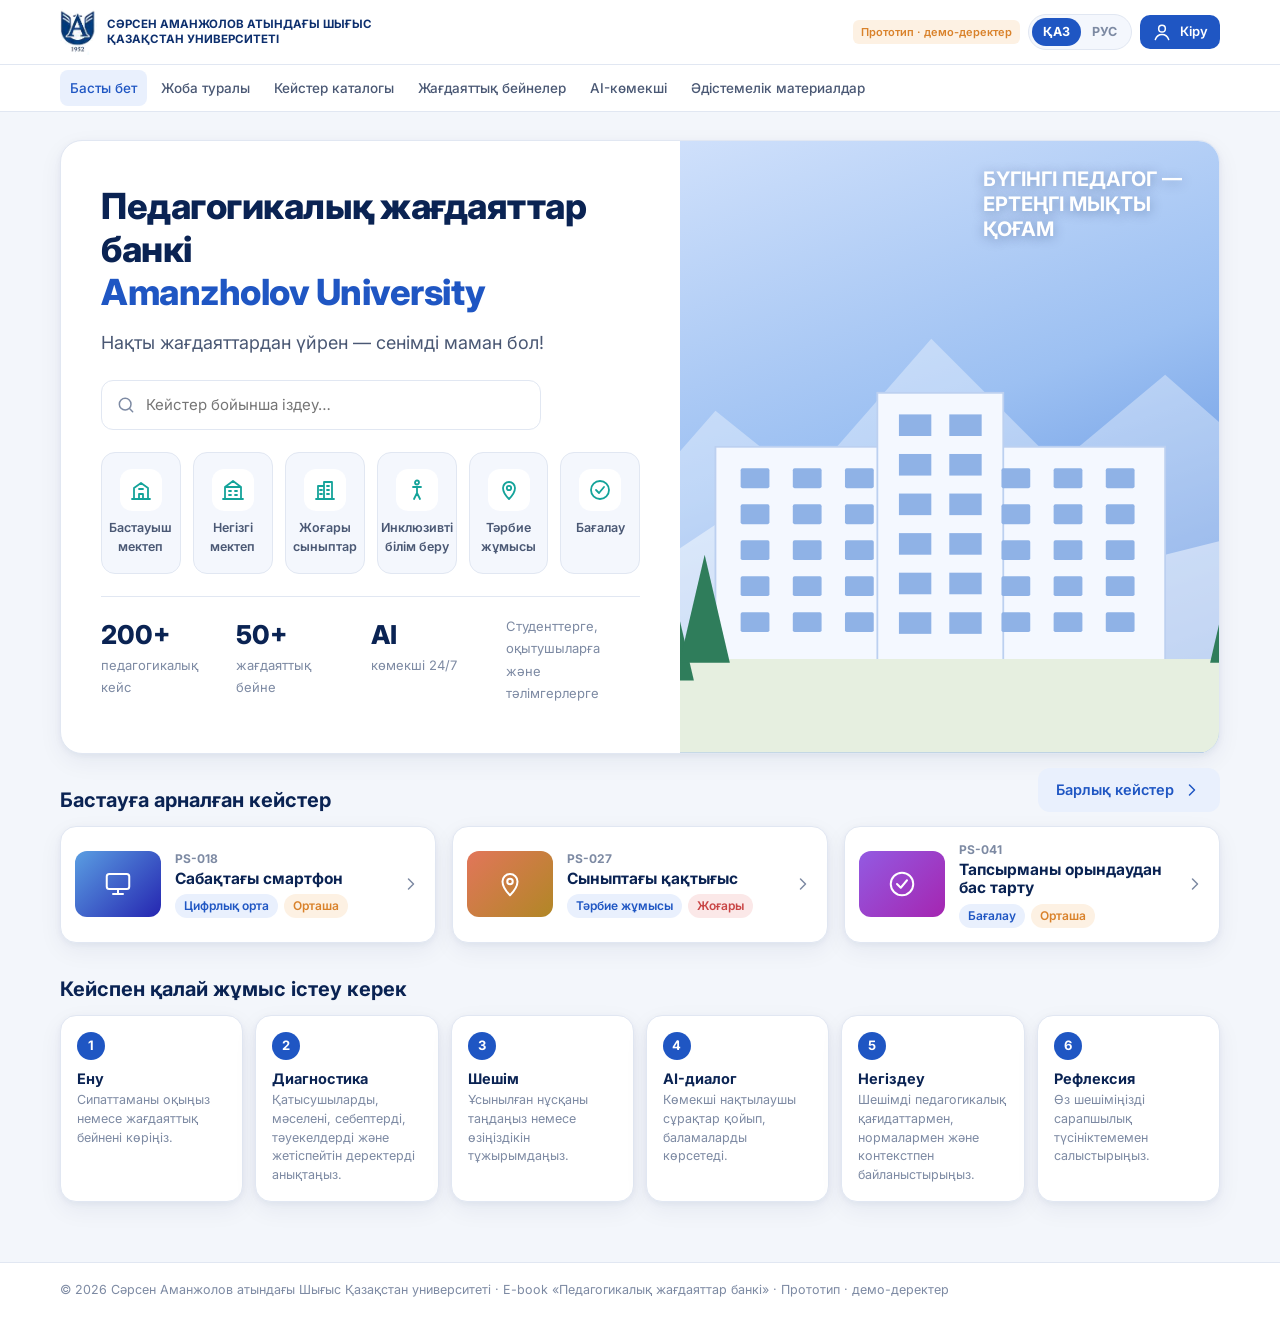
<file: index.html>
<!doctype html>
<html lang="kk">
<head>
<meta charset="utf-8">
<meta name="viewport" content="width=device-width, initial-scale=1">
<title>E-book · Педагогикалық жағдаяттар банкі</title>
<link rel="icon" type="image/png" href="[data-uri]">
<link rel="preconnect" href="https://fonts.googleapis.com">
<link href="https://fonts.googleapis.com/css2?family=Inter:wght@400;500;600;700;800&display=swap" rel="stylesheet">
<style>
:root{
  --blue:#1f56c3; --blue-d:#0d2f6e; --blue-dd:#0a2353; --blue-l:#e9f0fd; --blue-ll:#f4f7fd;
  --violet:#6b4de6; --teal:#14a39a;
  --ink:#16223a; --ink2:#4a5874; --ink3:#7d8aa3; --line:#e1e7f2;
  --bg:#f3f6fb; --card:#ffffff;
  --good:#16a36a; --good-bg:#e5f7ee; --risky:#d9822b; --risky-bg:#fdf1e3; --weak:#c94545; --weak-bg:#fbe8e8;
  --r:16px; --shadow:0 2px 6px rgba(16,40,90,.05),0 8px 24px rgba(16,40,90,.06);
}
*{box-sizing:border-box}
html,body{margin:0}
body{font-family:Inter,"Segoe UI",Roboto,Arial,sans-serif;background:var(--bg);color:var(--ink);font-size:15px;line-height:1.5;-webkit-font-smoothing:antialiased}
a{color:inherit;text-decoration:none}
button{font:inherit;cursor:pointer;border:0;background:none;color:inherit}
textarea,input,select{font:inherit;color:inherit}
h1,h2,h3,h4{margin:0;line-height:1.2;color:var(--blue-dd)}
.wrap{max-width:1200px;margin:0 auto;padding:0 20px}
.ico{width:20px;height:20px;flex:none;stroke:currentColor;fill:none;stroke-width:1.8;stroke-linecap:round;stroke-linejoin:round}

/* header */
.top{background:#fff;border-bottom:1px solid var(--line);position:sticky;top:0;z-index:30}
.bar1{display:flex;align-items:center;gap:22px;height:64px}
.bar2{border-top:1px solid var(--line)}
.bar2 .nav{height:46px;align-items:center}
.brand{display:flex;align-items:center;gap:10px;min-width:0}
.logo{width:40px;height:40px;border-radius:10px;background:var(--blue-d);color:#fff;display:grid;place-items:center;font-weight:800;font-size:18px;letter-spacing:-.5px;flex:none}
.brand small{display:block;font-size:11.5px;line-height:1.3;color:var(--blue-d);font-weight:700;text-transform:uppercase;max-width:300px}
.nav{display:flex;gap:4px;overflow-x:auto;scrollbar-width:none}
.nav a{padding:8px 10px;border-radius:8px;font-size:13.5px;font-weight:500;color:var(--ink2);white-space:nowrap}
.nav a:hover{background:var(--blue-ll);color:var(--blue)}
.nav a.on{color:var(--blue);background:var(--blue-l)}
.tools{display:flex;align-items:center;gap:8px;margin-left:auto}
.lang{display:flex;background:var(--blue-ll);border:1px solid var(--line);border-radius:999px;padding:3px}
.lang button{padding:5px 11px;border-radius:999px;font-size:12.5px;font-weight:700;color:var(--ink3)}
.lang button.on{background:var(--blue);color:#fff}
.iconbtn{width:38px;height:38px;border-radius:10px;display:grid;place-items:center;color:var(--ink2)}
.iconbtn:hover{background:var(--blue-ll);color:var(--blue)}
.proto{font-size:11px;font-weight:600;color:var(--risky);background:var(--risky-bg);padding:4px 8px;border-radius:6px;white-space:nowrap}

main{padding:28px 0 60px;min-height:70vh}
.card{background:var(--card);border:1px solid var(--line);border-radius:var(--r);box-shadow:var(--shadow)}
.pad{padding:22px}
.sec-title{font-size:20px;font-weight:700;margin:34px 0 14px;color:var(--blue-dd)}
.muted{color:var(--ink3)}
.btn{display:inline-flex;align-items:center;justify-content:center;gap:8px;padding:11px 18px;border-radius:12px;font-weight:600;font-size:14.5px;transition:.15s}
.btn-p{background:var(--blue);color:#fff}.btn-p:hover{background:#1846a6}
.btn-v{background:var(--violet);color:#fff}.btn-v:hover{background:#5a3dd1}
.btn-l{background:var(--blue-l);color:var(--blue)}.btn-l:hover{background:#dbe6fb}
.btn-o{border:1px solid var(--line);background:#fff;color:var(--ink2)}.btn-o:hover{border-color:var(--blue);color:var(--blue)}
.btn-block{width:100%}
.chip{display:inline-flex;align-items:center;gap:4px;font-size:12px;font-weight:600;padding:3px 9px;border-radius:999px;background:var(--blue-l);color:var(--blue)}
.lvl-low{background:var(--good-bg);color:var(--good)}.lvl-med{background:var(--risky-bg);color:var(--risky)}.lvl-high{background:var(--weak-bg);color:var(--weak)}
.oc-good{background:var(--good-bg);color:var(--good)}.oc-risky{background:var(--risky-bg);color:var(--risky)}.oc-weak{background:var(--weak-bg);color:var(--weak)}

/* hero */
.hero{display:grid;grid-template-columns:1.15fr 1fr;overflow:hidden;border-radius:22px;background:#fff;border:1px solid var(--line);box-shadow:var(--shadow)}
.hero-l{padding:44px 40px}
.hero h1{font-size:36px;font-weight:800;letter-spacing:-.5px}
.hero h1 span{display:block;color:var(--blue)}
.hero p.lead{font-size:18px;color:var(--ink2);margin:14px 0 24px}
.search{display:flex;align-items:center;gap:10px;border:1px solid var(--line);border-radius:12px;padding:0 14px;background:#fff;max-width:440px}
.search input{border:0;outline:0;padding:13px 0;flex:1;background:transparent;min-width:0}
.search:focus-within{border-color:var(--blue);box-shadow:0 0 0 3px var(--blue-l)}
.hero-r{position:relative;min-height:340px;background:linear-gradient(160deg,#cfe0fb 0%,#9cc0f2 45%,#3f78d6 100%)}
.hero-r svg{position:absolute;inset:0;width:100%;height:100%}
.slogan{position:absolute;right:26px;top:26px;max-width:210px;color:#fff;font-weight:700;font-size:20px;line-height:1.25;text-transform:uppercase;text-shadow:0 2px 12px rgba(10,35,83,.35)}
.cats{display:grid;grid-template-columns:repeat(6,minmax(0,1fr));gap:12px;margin-top:22px}
.cat{display:flex;flex-direction:column;align-items:center;gap:8px;padding:16px 8px;border-radius:14px;background:var(--blue-ll);border:1px solid var(--line);font-size:12.5px;font-weight:600;text-align:center;color:var(--ink2);transition:.15s}
.cat:hover{border-color:var(--blue);color:var(--blue);transform:translateY(-2px)}
.cat .ci{width:42px;height:42px;border-radius:12px;display:grid;place-items:center;background:#fff;color:var(--teal)}
.cat .ci .ico{width:24px;height:24px}
.stats{display:grid;grid-template-columns:repeat(4,1fr);gap:0;margin-top:22px;border-top:1px solid var(--line)}
.stat{padding:18px 18px 4px 0}
.stat b{display:block;font-size:26px;color:var(--blue-dd);font-weight:800}
.stat span{font-size:13px;color:var(--ink3)}

.grid3{display:grid;grid-template-columns:repeat(3,1fr);gap:16px}
.grid2{display:grid;grid-template-columns:1fr 1fr;gap:16px}

/* case card */
.ccard{display:flex;gap:14px;padding:14px;align-items:center;transition:.15s}
.ccard:hover{border-color:#bcd0f5;transform:translateY(-2px)}
.thumb{width:86px;height:66px;border-radius:12px;flex:none;display:grid;place-items:center;color:#fff;position:relative;overflow:hidden}
.thumb .ico{width:30px;height:30px;stroke-width:1.6}
.ccard .code{font-size:12px;font-weight:700;color:var(--ink3)}
.ccard h4{font-size:15.5px;margin:2px 0 6px}
.ccard .row{display:flex;gap:6px;flex-wrap:wrap}

/* steps */
.steps{display:grid;grid-template-columns:repeat(6,1fr);gap:12px}
.step{padding:16px}
.step .n{width:28px;height:28px;border-radius:50%;background:var(--blue);color:#fff;display:grid;place-items:center;font-weight:700;font-size:13px;margin-bottom:10px}
.step h4{font-size:14.5px;margin-bottom:4px}
.step p{font-size:12.5px;color:var(--ink3);margin:0}

/* catalog */
.catalog{display:grid;grid-template-columns:260px 1fr;gap:20px;align-items:start}
.side{padding:10px;position:sticky;top:130px}
.side h4{font-size:14px;padding:8px 10px 10px}
.side a{display:flex;align-items:center;gap:10px;padding:9px 10px;border-radius:10px;font-size:13.5px;color:var(--ink2)}
.side a .ico{width:18px;height:18px;color:var(--teal)}
.side a em{margin-left:auto;font-style:normal;font-size:12px;color:var(--ink3)}
.side a:hover{background:var(--blue-ll)}
.side a.on{background:var(--blue-l);color:var(--blue);font-weight:600}
.list{display:flex;flex-direction:column;gap:12px}
.filters{display:flex;gap:10px;align-items:center;flex-wrap:wrap;margin-bottom:14px}
.filters .search{flex:1;max-width:none}
.filters select{border:1px solid var(--line);border-radius:12px;padding:12px;background:#fff}

/* case page */
.crumb{display:flex;align-items:center;gap:6px;font-size:13px;color:var(--ink3);margin-bottom:14px}
.crumb a:hover{color:var(--blue)}
.case-head{display:grid;grid-template-columns:1fr 300px;gap:20px;padding:24px}
.case-head .code{font-weight:700;color:var(--ink3)}
.case-head h1{font-size:28px;margin:4px 0 12px}
.case-img{border-radius:14px;min-height:170px;display:grid;place-items:center;color:#fff}
.case-img .ico{width:60px;height:60px;stroke-width:1.3;opacity:.9}
.tabs{display:flex;gap:4px;border-bottom:1px solid var(--line);margin:0 24px;overflow-x:auto}
.tabs a{padding:12px 14px;font-weight:600;font-size:14px;color:var(--ink3);border-bottom:2px solid transparent;margin-bottom:-1px;white-space:nowrap}
.tabs a.on{color:var(--blue);border-color:var(--blue)}
.tabs a .dot{display:inline-block;width:7px;height:7px;border-radius:50%;background:var(--good);margin-left:6px;vertical-align:middle}
.case-body{display:grid;grid-template-columns:1fr 300px;gap:20px;padding:24px}
.case-body h3{font-size:18px;margin-bottom:10px}
.case-text{font-size:16px;line-height:1.65;color:var(--ink)}
.actions{display:flex;flex-direction:column;gap:10px}
.field{margin-bottom:14px}
.field label{display:block;font-weight:600;font-size:14px;margin-bottom:6px;color:var(--ink2)}
textarea{width:100%;border:1px solid var(--line);border-radius:12px;padding:12px;min-height:76px;resize:vertical;background:#fff;outline:0}
textarea:focus{border-color:var(--blue);box-shadow:0 0 0 3px var(--blue-l)}
.savehint{font-size:12.5px;color:var(--good);height:18px}
.opt{display:block;width:100%;text-align:left;padding:16px;border:1.5px solid var(--line);border-radius:14px;background:#fff;margin-bottom:10px;transition:.15s}
.opt:hover{border-color:#a9c2f2}
.opt.sel{border-color:var(--blue);background:var(--blue-ll)}
.opt .lt{display:inline-grid;place-items:center;width:26px;height:26px;border-radius:8px;background:var(--blue-l);color:var(--blue);font-weight:700;font-size:13px;margin-right:10px}
.opt.sel .lt{background:var(--blue);color:#fff}
.cons{margin-top:12px;padding:12px 14px;border-radius:10px;background:#fff;border:1px dashed var(--line);font-size:14px;color:var(--ink2)}
.cons b{display:flex;align-items:center;gap:8px;margin-bottom:4px;color:var(--ink)}
.pchips{display:flex;flex-wrap:wrap;gap:8px}
.pchip{padding:7px 12px;border-radius:999px;border:1px solid var(--line);font-size:13px;background:#fff;color:var(--ink2)}
.pchip.on{background:var(--blue);border-color:var(--blue);color:#fff}
.gate{text-align:center;padding:40px 20px}
.gate .ico{width:44px;height:44px;color:var(--blue);margin-bottom:10px}
.expert{border-left:4px solid var(--teal);background:#effaf8;padding:16px 18px;border-radius:0 12px 12px 0;font-size:15.5px;line-height:1.65}
.compare{display:grid;grid-template-columns:1fr 1fr;gap:14px;margin:16px 0}
.compare .box{padding:14px;border-radius:12px;background:var(--blue-ll);font-size:14px}
.compare .box h4{font-size:13px;color:var(--ink3);text-transform:uppercase;letter-spacing:.4px;margin-bottom:6px}

/* chat */
.chat-wrap{display:grid;grid-template-columns:300px 1fr;gap:20px;align-items:start}
.chat{display:flex;flex-direction:column;height:calc(100vh - 190px);min-height:520px;overflow:hidden}
.chat-h{display:flex;align-items:center;gap:12px;padding:14px 18px;border-bottom:1px solid var(--line)}
.bot{width:42px;height:42px;border-radius:50%;background:linear-gradient(135deg,#3b74e0,#0d2f6e);display:grid;place-items:center;color:#fff;flex:none}
.bot .ico{width:24px;height:24px}
.chat-h b{display:block;color:var(--blue-dd)}
.chat-h small{color:var(--ink3)}
.msgs{flex:1;overflow-y:auto;padding:18px;display:flex;flex-direction:column;gap:14px;background:var(--blue-ll)}
.msg{display:flex;gap:10px;max-width:86%}
.msg .bot{width:32px;height:32px}.msg .bot .ico{width:18px;height:18px}
.bubble{padding:12px 14px;border-radius:14px;background:#fff;border:1px solid var(--line);font-size:14.5px}
.bubble ol{margin:6px 0 0;padding-left:20px}
.bubble .meta{display:flex;justify-content:space-between;gap:10px;margin-top:8px;font-size:11.5px;color:var(--ink3)}
.bubble .meta button{color:var(--ink3);font-size:11.5px;text-decoration:underline}
.bubble .meta button:hover{color:var(--weak)}
.msg.me{align-self:flex-end}
.msg.me .bubble{background:var(--blue);color:#fff;border-color:var(--blue)}
.quick{display:flex;flex-wrap:wrap;gap:8px;margin-top:10px}
.quick button{padding:7px 12px;border-radius:999px;background:var(--blue-l);color:var(--blue);font-size:13px;font-weight:600}
.quick button:hover{background:#d7e3fa}
.compose{display:flex;gap:10px;padding:12px;border-top:1px solid var(--line);background:#fff}
.compose input{flex:1;border:1px solid var(--line);border-radius:999px;padding:12px 16px;outline:0;min-width:0}
.compose input:focus{border-color:var(--blue)}
.send{width:46px;height:46px;border-radius:50%;background:var(--blue);color:#fff;display:grid;place-items:center;flex:none}
.typing{display:flex;gap:4px;padding:6px 2px}.typing i{width:7px;height:7px;border-radius:50%;background:var(--ink3);animation:b 1s infinite}
.typing i:nth-child(2){animation-delay:.15s}.typing i:nth-child(3){animation-delay:.3s}
@keyframes b{0%,60%,100%{opacity:.25}30%{opacity:1}}
.feat{list-style:none;padding:0;margin:14px 0}
.feat li{display:flex;gap:10px;align-items:center;padding:10px 12px;border-radius:10px;background:var(--blue-ll);margin-bottom:8px;font-size:13.5px}
.feat li .ico{color:var(--blue)}
.ai-promo{background:linear-gradient(160deg,#0d2f6e,#1f56c3);color:#fff;padding:22px;border-radius:var(--r)}
.ai-promo h3{color:#fff;font-size:20px;margin:12px 0 4px}
.ai-promo .feat li{background:rgba(255,255,255,.95);color:var(--ink)}

/* video */
.player{position:relative;border-radius:14px;overflow:hidden;aspect-ratio:16/9;display:grid;place-items:center;color:#fff}
.play{width:72px;height:72px;border-radius:50%;background:rgba(255,255,255,.92);color:var(--blue);display:grid;place-items:center;box-shadow:0 6px 30px rgba(0,0,0,.25)}
.play .ico{width:30px;height:30px;fill:currentColor}
.pbar{position:absolute;left:0;right:0;bottom:0;display:flex;align-items:center;gap:10px;padding:10px 14px;background:linear-gradient(transparent,rgba(0,0,0,.55));font-size:12.5px}
.pbar .track{flex:1;height:4px;border-radius:2px;background:rgba(255,255,255,.35)}
.soon{position:absolute;top:12px;left:12px;font-size:12px;font-weight:600;background:rgba(10,35,83,.6);padding:5px 10px;border-radius:8px}
.vlist{display:grid;grid-template-columns:repeat(auto-fill,minmax(230px,1fr));gap:14px}
.vitem{overflow:hidden}
.vitem .player{border-radius:0;aspect-ratio:16/10}
.vitem .play{width:46px;height:46px}.vitem .play .ico{width:20px;height:20px}
.vitem .t{padding:12px 14px}
.qlist{margin:0;padding-left:20px}.qlist li{margin-bottom:8px}

/* tables */
table{width:100%;border-collapse:collapse;font-size:14px}
th,td{text-align:left;padding:11px 12px;border-bottom:1px solid var(--line)}
th{font-size:12px;text-transform:uppercase;letter-spacing:.4px;color:var(--ink3);font-weight:600}
.checkrow{display:flex;align-items:center;gap:10px;padding:10px 12px;border:1px solid var(--line);border-radius:12px;margin-bottom:8px;background:#fff}
.checkrow input{width:18px;height:18px;accent-color:var(--blue)}
.formrow{display:flex;gap:10px;flex-wrap:wrap;margin:12px 0}
.formrow select,.formrow input{border:1px solid var(--line);border-radius:12px;padding:11px 12px;background:#fff}
.toast{position:fixed;left:50%;bottom:90px;transform:translateX(-50%);background:var(--blue-dd);color:#fff;padding:12px 18px;border-radius:12px;font-size:14px;z-index:99;box-shadow:var(--shadow);animation:fi .2s}
@keyframes fi{from{opacity:0;transform:translate(-50%,8px)}}

.about-cards{display:grid;grid-template-columns:repeat(3,1fr);gap:16px}
.about-cards .card h3{display:flex;gap:12px;align-items:center;font-size:19px;margin-bottom:10px}
.about-cards .card h3 .ico{width:30px;height:30px;color:var(--blue)}
.ticks{list-style:none;padding:0;margin:0}
.ticks li{display:flex;gap:10px;margin-bottom:9px;font-size:14px}
.ticks li .ico{color:var(--teal);flex:none;margin-top:1px}
.access{display:grid;grid-template-columns:repeat(5,1fr);gap:14px}
.access .card{text-align:center;padding:20px 12px;font-size:13.5px;color:var(--ink2)}
.access .ai{width:54px;height:54px;border-radius:50%;background:var(--blue-l);color:var(--blue);display:grid;place-items:center;margin:0 auto 10px}
.access .ai .ico{width:26px;height:26px}
.band{margin-top:30px;background:var(--blue-dd);color:#dfe8fb;border-radius:var(--r);display:grid;grid-template-columns:repeat(4,1fr)}
.band div{display:flex;gap:12px;align-items:center;padding:20px;font-size:13.5px;border-right:1px solid rgba(255,255,255,.12)}
.band div:last-child{border:0}
.band .ico{width:30px;height:30px;color:#fff}

footer{border-top:1px solid var(--line);background:#fff;padding:18px 0;font-size:12.5px;color:var(--ink3)}
.tabbar{display:none}

@media (max-width:1080px){
  .nav a{padding:8px 7px;font-size:12.5px}
  .steps{grid-template-columns:repeat(3,1fr)}
  .access{grid-template-columns:repeat(3,1fr)}
}
@media (max-width:860px){
  .bar2,.proto{display:none}
  .brand small{font-size:10px;max-width:180px}
  .case-img{min-height:90px}
  .case-img .ico{width:40px;height:40px}
  .bubble .meta{flex-direction:column;gap:2px}
  #newchat{white-space:nowrap}
  .hero{grid-template-columns:1fr}
  .hero-r{min-height:200px}
  .hero-l{padding:28px 22px}
  .hero h1{font-size:28px}
  .cats{grid-template-columns:repeat(3,1fr)}
  .stats{grid-template-columns:1fr 1fr}
  .grid3,.grid2,.about-cards{grid-template-columns:1fr}
  .catalog,.chat-wrap,.case-head,.case-body{grid-template-columns:1fr}
  .side{position:static}
  .chat-side{display:none}
  .chat{height:calc(100vh - 210px)}
  .band{grid-template-columns:1fr 1fr}
  .compare{grid-template-columns:1fr}
  main{padding-bottom:90px}
  .tabbar{display:flex;position:fixed;left:0;right:0;bottom:0;background:#fff;border-top:1px solid var(--line);z-index:40;padding:6px 4px calc(6px + env(safe-area-inset-bottom))}
  .tabbar a{flex:1;display:flex;flex-direction:column;align-items:center;gap:2px;font-size:11px;color:var(--ink3);padding:4px 0}
  .tabbar a.on{color:var(--blue)}
  footer{display:none}
}
@media (max-width:560px){
  .wrap{padding:0 16px}
  .steps,.access{grid-template-columns:1fr 1fr}
  .case-head,.case-body{padding:18px}
  .tabs{margin:0 18px}
  .ccard .thumb{width:64px;height:56px}
  .band{grid-template-columns:1fr}
}

.quicklinks{display:none;gap:10px;flex-direction:column;margin-bottom:16px}
.quicklinks a{display:flex;align-items:center;gap:12px;padding:14px 16px;font-weight:600;color:var(--ink2)}
.quicklinks a .ico:first-child{color:var(--blue)}
.quicklinks a span{flex:1}
@media (max-width:860px){.quicklinks{display:flex}}
@media (max-width:560px){.brand small{display:none}}

/* ---------- авторизация ---------- */
.btn-sm{padding:7px 12px;font-size:13px;border-radius:10px}
.userchip{display:flex;align-items:center;gap:8px;padding:4px 10px 4px 4px;border-radius:999px;border:1px solid var(--line);background:#fff}
.userchip:hover{border-color:var(--blue)}
.uc-txt b{display:block;font-size:13px;line-height:1.2;color:var(--ink)}
.uc-txt small{display:block;font-size:11.5px;color:var(--ink3)}
.avatar{width:52px;height:52px;border-radius:50%;background:linear-gradient(135deg,#3b74e0,#0d2f6e);color:#fff;display:grid;place-items:center;font-weight:700;font-size:18px;flex:none}
.avatar.sm{width:32px;height:32px;font-size:12.5px}
.nav a.rolelink{color:var(--violet)}
.nav a.rolelink.on{background:#efeafd;color:var(--violet)}
.tab-lock{width:14px;height:14px;margin-left:5px;vertical-align:-2px;opacity:.6}
.pseud{display:flex;align-items:center;gap:4px;font-size:11.5px;color:var(--ink3);margin-top:2px}
.pseud .ico{width:12px;height:12px}
code{font-family:ui-monospace,Consolas,monospace;font-size:.92em;background:var(--blue-ll);padding:1px 5px;border-radius:5px}
.note-line{display:flex;align-items:center;gap:8px;color:var(--ink3);font-size:13.5px;margin:0 0 14px}
.note-line .ico{width:16px;height:16px;color:var(--teal)}
.page-head{display:flex;justify-content:space-between;align-items:center;gap:12px;margin-bottom:10px;flex-wrap:wrap}
.tscroll{overflow-x:auto}
.tscroll table{min-width:520px}
td select{border:1px solid var(--line);border-radius:8px;padding:6px 8px;background:#fff}
.rev-item{display:flex;justify-content:space-between;gap:12px;padding:12px 0;border-bottom:1px solid var(--line)}
.rev-item:last-child{border:0}
.rev-act{display:flex;gap:6px;flex-wrap:wrap;align-items:flex-start;justify-content:flex-end}

.auth-wrap{display:grid;place-items:center;padding:10px 0 30px}
.auth-card{width:100%;max-width:480px;padding:30px 28px}
.auth-logo{display:flex;align-items:center;gap:10px;margin-bottom:22px}
.auth-logo small{font-size:11px;font-weight:700;text-transform:uppercase;color:var(--blue-d);line-height:1.3}
.auth-h{font-size:24px;margin-bottom:6px}
.auth-card>.muted{margin:0 0 18px}
.auth-opt{display:flex;align-items:center;gap:14px;width:100%;text-align:left;padding:14px 16px;border:1.5px solid var(--line);border-radius:14px;background:#fff;margin-bottom:10px;transition:.15s}
.auth-opt:hover{border-color:var(--blue)}
.auth-opt>.ico:first-child{width:24px;height:24px;color:var(--blue)}
.auth-opt span{flex:1}
.auth-opt b{display:block;font-size:15px}
.auth-opt small{display:block;font-size:12.5px;color:var(--ink3);margin-top:2px}
.auth-opt.primary{background:var(--blue);border-color:var(--blue);color:#fff}
.auth-opt.primary>.ico,.auth-opt.primary small{color:#dbe6fb}
.auth-opt.primary:hover{background:#1846a6}
.auth-info{display:flex;gap:10px;align-items:flex-start;background:#effaf8;border-radius:12px;padding:12px 14px;font-size:13px;color:var(--ink2);margin:14px 0}
.auth-info .ico{color:var(--teal);width:18px;height:18px;margin-top:1px}
.auth-guest{display:block;text-align:center;color:var(--blue);font-weight:600;font-size:14px;padding:6px}
.auth-back{color:var(--ink3);font-size:13.5px;margin-bottom:12px}
.auth-back:hover{color:var(--blue)}
.auth-badge{width:52px;height:52px;border-radius:14px;background:var(--blue-l);color:var(--blue);display:grid;place-items:center;margin-bottom:12px}
.auth-badge .ico{width:26px;height:26px}
.role-grid{display:grid;grid-template-columns:1fr 1fr;gap:10px}
.role-card{display:flex;flex-direction:column;align-items:flex-start;gap:3px;text-align:left;padding:14px;border:1.5px solid var(--line);border-radius:14px;background:#fff;position:relative;transition:.15s}
.role-card:hover{border-color:var(--blue);background:var(--blue-ll)}
.role-card>.ico{width:24px;height:24px;color:var(--blue);margin-bottom:4px}
.role-card b{font-size:14.5px}
.role-card small{font-size:12.5px;color:var(--ink2)}
.role-card em{font-style:normal;font-size:12px;color:var(--ink3)}
.role-card .chip{position:absolute;top:10px;right:10px;font-size:10.5px}
.code-in{width:100%;font-size:28px;letter-spacing:12px;text-align:center;padding:12px;border:1.5px solid var(--line);border-radius:12px;outline:0}
.code-in:focus,.text-in:focus{border-color:var(--blue);box-shadow:0 0 0 3px var(--blue-l)}
.text-in{width:100%;padding:13px 14px;border:1.5px solid var(--line);border-radius:12px;outline:0}
.hint{font-size:12.5px;color:var(--ink3);margin:8px 0 14px}
.consent{margin:6px 0 16px}
.consent li{font-size:14px}
.auth-row{display:flex;gap:10px;justify-content:flex-end}
.btn[disabled]{opacity:.45;cursor:not-allowed}

.sess{margin-bottom:16px}
.sess-top{display:flex;gap:14px;align-items:center;margin-bottom:12px}
.sess-top .chip{margin-top:4px}
.sess-list{list-style:none;padding:0;margin:0 0 14px;display:grid;gap:6px}
.sess-list li{display:flex;gap:10px;align-items:center;font-size:13.5px;color:var(--ink2)}
.sess-list .ico{width:17px;height:17px;color:var(--teal)}
.sess-act{display:flex;gap:8px;flex-wrap:wrap;align-items:center}
.role-sw{display:flex;align-items:center;gap:8px;font-size:13px;color:var(--ink3);margin-right:auto}
.role-sw select{border:1px solid var(--line);border-radius:8px;padding:6px 8px;background:#fff}
@media (max-width:860px){
  .uc-txt{display:none}
  .userchip{padding:3px}
  #hdr-login{padding:7px 10px}
}
@media (max-width:480px){
  .role-grid{grid-template-columns:1fr}
  .auth-card{padding:22px 18px}
}

/* логотип университета */
.logo-img{height:46px;width:auto;flex:none;display:block}
.auth-logo .logo-img{height:52px}
@media (max-width:860px){.bar1 .logo-img{height:40px}}

/* вход по собственным учётным записям */
.auth-form{display:grid;gap:12px}
.auth-form label{display:grid;gap:6px;font-size:13.5px;font-weight:600;color:var(--ink2)}
.form-err{margin:0;color:var(--weak);font-size:13.5px;font-weight:600}
.auth-links{display:flex;justify-content:space-between;gap:10px;flex-wrap:wrap;margin:12px 0 4px;font-size:13.5px}
.auth-links a{color:var(--blue);font-weight:600}
.demo-box{border:1.5px dashed var(--line);border-radius:12px;padding:12px 14px;margin:12px 0 6px}
.demo-box b{font-size:13px;color:var(--ink2)}
.demo-box small{display:block;color:var(--ink3);font-size:12px;margin-top:8px}
.demo-roles{display:flex;flex-wrap:wrap;gap:6px;margin-top:8px}
.demo-roles .pchip{font-size:12.5px;padding:5px 10px}
.demo-roles .pchip:hover{border-color:var(--blue);color:var(--blue)}
.code-in.act{letter-spacing:6px;font-size:24px;text-transform:uppercase}
.pw-rules{list-style:none;margin:0;padding:0;display:grid;gap:4px}
.pw-rules li{display:flex;gap:8px;align-items:center;font-size:13px;color:var(--ink3)}
.pw-rules li .ico{width:16px;height:16px;opacity:.4}
.pw-rules li.ok{color:var(--good)}
.pw-rules li.ok .ico{opacity:1}

/* AI-тьютор: живые ответы модели */
.ai-tag{display:inline-block;padding:1px 7px;margin:0 2px;border-radius:999px;background:var(--blue-l);color:var(--blue);font-size:11.5px;font-weight:700;vertical-align:1px}
.ai-note{display:block;color:var(--ink3);font-size:13px;margin:6px 0 0}
.bubble [data-live] .typing{margin-bottom:6px}
.compose input:disabled{opacity:.6}

</style>
</head>
<body>
<div id="app"></div>
<script>
const LOGO = '[data-uri]';
/* Строки интерфейса / Интерфейс жолдары */
const UI = {
  ru: {
    uni: 'Восточно-Казахстанский университет имени Сарсена Аманжолова',
    nav_home: 'Главная', nav_about: 'О проекте', nav_catalog: 'Каталог кейсов', nav_video: 'Ситуационные видео',
    nav_ai: 'AI-ассистент', nav_materials: 'Методические материалы', nav_teacher: 'Режим преподавателя',
    tab_home: 'Главная', tab_cases: 'Кейсы', tab_ai: 'AI', tab_video: 'Видео', tab_profile: 'Профиль',
    hero_title: 'Банк педагогических ситуаций', hero_sub: 'Amanzholov University',
    hero_lead: 'Учись на реальных ситуациях — стань уверенным профессионалом!',
    hero_slogan: 'Педагог сегодня — сильное общество завтра',
    search_ph: 'Поиск по кейсам…',
    stat_cases: 'педагогических кейсов', stat_videos: 'ситуационных видео', stat_ai: 'ассистент 24/7',
    stat_aud: 'Для студентов, преподавателей и наставников',
    featured: 'Кейсы для начала', all_cases: 'Все кейсы', open: 'Открыть',
    how_title: 'Как работать с кейсом',
    categories: 'Категории', found: 'Найдено', nothing: 'Ничего не найдено. Попробуйте изменить запрос.',
    level: 'Сложность', grade: 'класс',
    t_desc: 'Описание', t_analysis: 'Анализ', t_solutions: 'Решения', t_comment: 'Комментарий',
    situation: 'Ситуация', names_changed: '* Имена изменены, ситуация обезличена.',
    watch: 'Смотреть видео', discuss: 'Обсудить с AI', expert: 'Экспертный разбор',
    diag_title: 'Диагностический лист', diag_hint: 'Заполните поля — записи сохраняются в этом браузере.',
    saved: 'Сохранено', next_step: 'Далее: решения',
    sol_title: 'Выберите вариант действий', sol_hint: 'Единственно правильного ответа нет — оцените последствия каждого варианта.',
    consequences: 'Возможные последствия', own: 'Своё решение', own_ph: 'Опишите, как бы вы поступили…',
    justify: 'Обоснование', justify_ph: 'Почему это решение? С какими принципами и нормами оно связано?',
    principles: 'Педагогические принципы', save_portfolio: 'Сохранить в портфолио', in_portfolio: 'Решение сохранено в портфолио',
    gate_title: 'Сначала примите решение', gate_text: 'Экспертный комментарий полезнее после самостоятельного анализа.',
    gate_btn: 'Показать всё равно', go_solutions: 'Перейти к решениям',
    expert_title: 'Экспертный комментарий', key_principles: 'Ключевые принципы',
    reflection: 'Рефлексия', reflection_ph: 'Чем ваше решение отличается от экспертного? Что бы вы сделали иначе?',
    ai_name: 'AI-ассистент', ai_org: 'Amanzholov University',
    ai_hello: 'Привет! Я AI-ассистент. Помогу разобраться в педагогической ситуации — но решение примете вы. Выберите кейс или задайте вопрос.',
    ai_case_intro: 'Давайте разберём кейс «{t}» вместе. Сначала уточним:',
    ai_ph: 'Напишите свой вопрос…', ai_label: 'Ответ сгенерирован AI · демо-режим',
    ai_report: 'Сообщить о некорректном ответе', ai_reported: 'Спасибо! Ответ отправлен на экспертную проверку.',
    ai_pick: 'Выберите кейс для разбора:', ai_reset: 'Новый диалог',
    ai_pii: 'Похоже, в сообщении есть персональные данные (ИИН, телефон или e-mail). Я скрыл их — пожалуйста, не загружайте данные реальных обучающихся.',
    ai_no_answer: 'Я не даю единственно «правильного» ответа — в педагогике решение зависит от контекста. Давайте рассуждать вместе:',
    ai_ack: ['Хорошее наблюдение.', 'Понимаю ход вашей мысли.', 'Это важная деталь.', 'Интересный подход.'],
    ai_finish: 'Вы рассмотрели ключевые аспекты. Теперь сформулируйте решение и свяжите его с принципами — затем сравните с экспертным разбором.',
    ai_to_solutions: 'Сформулировать решение', ai_to_expert: 'Экспертный разбор',
    ai_suggest: 'Возможно, вам подойдут эти кейсы:',
    ai_features: ['Задавайте вопросы по педагогическим ситуациям', 'Получайте рекомендации', 'Находите похожие кейсы', 'Развивайте профессиональное мышление'],
    ai_start: 'Начать диалог',
    video_title: 'Ситуационные видео', video_q: 'Вопросы для анализа', video_soon: 'Видео будет добавлено после съёмки',
    video_to_case: 'Перейти к кейсу',
    mat_title: 'Методические материалы', mat_algo: 'Алгоритм анализа педагогической ситуации', mat_princ: 'Нормативно-этические ориентиры',
    mat_note: 'Раздел наполняется методистами через систему управления контентом.',
    prof_title: 'Мой профиль', portfolio: 'Портфолио решений', bookmarks: 'Закладки', empty_portfolio: 'Пока нет сохранённых решений.',
    empty_bm: 'Нет закладок.', export_csv: 'Выгрузить CSV', progress: 'Пройдено кейсов',
    bm_add: 'В закладки', bm_remove: 'Убрать из закладок',
    teach_title: 'Режим преподавателя', teach_assign: 'Подбор кейсов для занятия', teach_group: 'Группа', teach_deadline: 'Срок',
    teach_btn: 'Назначить группе', teach_done: 'Кейсы назначены (демо).', teach_results: 'Результаты группы (демо-данные)',
    teach_student: 'Студент', teach_status: 'Статус', teach_choice: 'Выбор', teach_score: 'Оценка',
    st_done: 'Выполнено', st_prog: 'В процессе', st_none: 'Не начато',
    about_title: 'О проекте', about_what: 'Что такое e-book?',
    about_what_t: 'Интерактивный электронный учебно-методический ресурс, объединяющий реальные обезличенные педагогические ситуации, их анализ, методические рекомендации и ситуационные видеоматериалы с поддержкой AI-ассистента.',
    about_goal: 'Основная цель',
    about_goal_t: 'Повышение практико-ориентированности подготовки будущих педагогов путём анализа реальных, этически допустимых и методически значимых профессиональных ситуаций.',
    about_tasks: 'Задачи',
    tasks: ['Накопление и систематизация реальных педагогических ситуаций', 'Развитие педагогического мышления и навыков принятия решений', 'Интеграция кейс-метода в образовательный процесс', 'Обеспечение преподавателей готовыми материалами', 'Создание оригинального контента, включая ситуационные видео'],
    access_title: 'Как получить доступ?',
    access: ['Сайт научной библиотеки им. Б. Мамраева', 'QR-код (брошюры, плакаты, аудитории)', 'Ссылки в силлабусах и учебных материалах', 'Интеграция в LMS и АИС Platonus', 'Использование на занятиях и практике'],
    proto: 'Прототип · демо-данные', back: 'Назад',
  },
  kz: {
    uni: 'Сәрсен Аманжолов атындағы Шығыс Қазақстан университеті',
    nav_home: 'Басты бет', nav_about: 'Жоба туралы', nav_catalog: 'Кейстер каталогы', nav_video: 'Жағдаяттық бейнелер',
    nav_ai: 'AI-көмекші', nav_materials: 'Әдістемелік материалдар', nav_teacher: 'Оқытушы режимі',
    tab_home: 'Басты', tab_cases: 'Кейстер', tab_ai: 'AI', tab_video: 'Бейне', tab_profile: 'Профиль',
    hero_title: 'Педагогикалық жағдаяттар банкі', hero_sub: 'Amanzholov University',
    hero_lead: 'Нақты жағдаяттардан үйрен — сенімді маман бол!',
    hero_slogan: 'Бүгінгі педагог — ертеңгі мықты қоғам',
    search_ph: 'Кейстер бойынша іздеу…',
    stat_cases: 'педагогикалық кейс', stat_videos: 'жағдаяттық бейне', stat_ai: 'көмекші 24/7',
    stat_aud: 'Студенттерге, оқытушыларға және тәлімгерлерге',
    featured: 'Бастауға арналған кейстер', all_cases: 'Барлық кейстер', open: 'Ашу',
    how_title: 'Кейспен қалай жұмыс істеу керек',
    categories: 'Санаттар', found: 'Табылды', nothing: 'Ештеңе табылмады. Сұрауды өзгертіп көріңіз.',
    level: 'Күрделілік', grade: 'сынып',
    t_desc: 'Сипаттама', t_analysis: 'Талдау', t_solutions: 'Шешімдер', t_comment: 'Түсініктеме',
    situation: 'Жағдаят', names_changed: '* Есімдер өзгертілген, жағдаят иесіздендірілген.',
    watch: 'Бейнені көру', discuss: 'AI-мен талқылау', expert: 'Сарапшылық талдау',
    diag_title: 'Диагностикалық парақ', diag_hint: 'Өрістерді толтырыңыз — жазбалар осы браузерде сақталады.',
    saved: 'Сақталды', next_step: 'Келесі: шешімдер',
    sol_title: 'Әрекет нұсқасын таңдаңыз', sol_hint: 'Жалғыз дұрыс жауап жоқ — әр нұсқаның салдарын бағалаңыз.',
    consequences: 'Ықтимал салдары', own: 'Өз шешіміңіз', own_ph: 'Сіз қалай әрекет етер едіңіз, сипаттаңыз…',
    justify: 'Негіздеме', justify_ph: 'Неге осы шешім? Ол қандай қағидаттармен және нормалармен байланысты?',
    principles: 'Педагогикалық қағидаттар', save_portfolio: 'Портфолиоға сақтау', in_portfolio: 'Шешім портфолиоға сақталды',
    gate_title: 'Алдымен шешім қабылдаңыз', gate_text: 'Сарапшылық түсініктеме өзіндік талдаудан кейін пайдалырақ.',
    gate_btn: 'Бәрібір көрсету', go_solutions: 'Шешімдерге өту',
    expert_title: 'Сарапшылық түсініктеме', key_principles: 'Негізгі қағидаттар',
    reflection: 'Рефлексия', reflection_ph: 'Сіздің шешіміңіз сарапшылық шешімнен немен ерекшеленеді? Нені басқаша істер едіңіз?',
    ai_name: 'AI-көмекші', ai_org: 'Amanzholov University',
    ai_hello: 'Сәлем! Мен AI-көмекшімін. Педагогикалық жағдаятты түсінуге көмектесемін — бірақ шешімді сіз қабылдайсыз. Кейсті таңдаңыз немесе сұрақ қойыңыз.',
    ai_case_intro: '«{t}» кейсін бірге талдайық. Алдымен нақтылайық:',
    ai_ph: 'Сұрағыңызды жазыңыз…', ai_label: 'Жауапты AI жасаған · демо-режим',
    ai_report: 'Қате жауап туралы хабарлау', ai_reported: 'Рақмет! Жауап сарапшылық тексеруге жіберілді.',
    ai_pick: 'Талдау үшін кейсті таңдаңыз:', ai_reset: 'Жаңа диалог',
    ai_pii: 'Хабарламада дербес деректер (ЖСН, телефон немесе e-mail) бар сияқты. Мен оларды жасырдым — нақты білім алушылардың деректерін жүктемеңіз.',
    ai_no_answer: 'Мен жалғыз «дұрыс» жауап бермеймін — педагогикада шешім контекстке байланысты. Бірге ойланайық:',
    ai_ack: ['Жақсы байқау.', 'Ойыңыздың барысын түсінемін.', 'Бұл маңызды деталь.', 'Қызықты көзқарас.'],
    ai_finish: 'Сіз негізгі аспектілерді қарастырдыңыз. Енді шешіміңізді тұжырымдап, оны қағидаттармен байланыстырыңыз — содан кейін сарапшылық талдаумен салыстырыңыз.',
    ai_to_solutions: 'Шешімді тұжырымдау', ai_to_expert: 'Сарапшылық талдау',
    ai_suggest: 'Мүмкін, сізге мына кейстер сәйкес келеді:',
    ai_features: ['Педагогикалық жағдаяттар бойынша сұрақ қойыңыз', 'Ұсыныстар алыңыз', 'Ұқсас кейстерді табыңыз', 'Кәсіби ойлауды дамытыңыз'],
    ai_start: 'Диалогты бастау',
    video_title: 'Жағдаяттық бейнелер', video_q: 'Талдауға арналған сұрақтар', video_soon: 'Бейне түсірілімнен кейін қосылады',
    video_to_case: 'Кейске өту',
    mat_title: 'Әдістемелік материалдар', mat_algo: 'Педагогикалық жағдаятты талдау алгоритмі', mat_princ: 'Нормативтік-этикалық бағдарлар',
    mat_note: 'Бөлімді әдіскерлер контентті басқару жүйесі арқылы толтырады.',
    prof_title: 'Менің профилім', portfolio: 'Шешімдер портфолиосы', bookmarks: 'Бетбелгілер', empty_portfolio: 'Әзірге сақталған шешімдер жоқ.',
    empty_bm: 'Бетбелгілер жоқ.', export_csv: 'CSV жүктеу', progress: 'Өтілген кейстер',
    bm_add: 'Бетбелгіге', bm_remove: 'Бетбелгіден алу',
    teach_title: 'Оқытушы режимі', teach_assign: 'Сабаққа кейстер іріктеу', teach_group: 'Топ', teach_deadline: 'Мерзімі',
    teach_btn: 'Топқа тағайындау', teach_done: 'Кейстер тағайындалды (демо).', teach_results: 'Топ нәтижелері (демо-деректер)',
    teach_student: 'Студент', teach_status: 'Мәртебе', teach_choice: 'Таңдау', teach_score: 'Баға',
    st_done: 'Орындалды', st_prog: 'Орындалуда', st_none: 'Басталмаған',
    about_title: 'Жоба туралы', about_what: 'E-book деген не?',
    about_what_t: 'Нақты иесіздендірілген педагогикалық жағдаяттарды, оларды талдауды, әдістемелік ұсыныстарды және жағдаяттық бейнематериалдарды AI-көмекшінің қолдауымен біріктіретін интерактивті электрондық оқу-әдістемелік ресурс.',
    about_goal: 'Негізгі мақсат',
    about_goal_t: 'Нақты, этикалық тұрғыдан жол берілетін және әдістемелік маңызды кәсіби жағдаяттарды талдау арқылы болашақ педагогтерді даярлаудың практикаға бағдарлануын арттыру.',
    about_tasks: 'Міндеттер',
    tasks: ['Нақты педагогикалық жағдаяттарды жинақтау және жүйелеу', 'Педагогикалық ойлау мен шешім қабылдау дағдыларын дамыту', 'Кейс-әдісті білім беру үдерісіне енгізу', 'Оқытушыларды дайын материалдармен қамтамасыз ету', 'Түпнұсқа контент жасау, соның ішінде жағдаяттық бейнелер'],
    access_title: 'Қалай қол жеткізуге болады?',
    access: ['Б. Мамраев атындағы ғылыми кітапхананың сайты', 'QR-код (буклеттер, плакаттар, аудиториялар)', 'Силлабустар мен оқу материалдарындағы сілтемелер', 'LMS және Platonus АБЖ-мен интеграция', 'Сабақтар мен практикада пайдалану'],
    proto: 'Прототип · демо-деректер', back: 'Артқа',
  },
};

/* ============================================================
   ДАННЫЕ ПРОТОТИПА / ПРОТОТИП ДЕРЕКТЕРІ
   Каждый текст — объект {ru, kz}. Кейсы — по единой схеме,
   которую методисты затем будут заполнять в CMS.
   ============================================================ */

const CATEGORIES = [
  { id: 'primary',   icon: 'school1',   ru: 'Начальная школа',          kz: 'Бастауыш мектеп' },
  { id: 'middle',    icon: 'school2',   ru: 'Основная школа',           kz: 'Негізгі мектеп' },
  { id: 'senior',    icon: 'school3',   ru: 'Старшая школа',            kz: 'Жоғары сыныптар' },
  { id: 'inclusion', icon: 'inclusion', ru: 'Инклюзивное образование',  kz: 'Инклюзивті білім беру' },
  { id: 'upbringing',icon: 'pin',       ru: 'Воспитательная работа',    kz: 'Тәрбие жұмысы' },
  { id: 'assessment',icon: 'check',     ru: 'Оценивание',               kz: 'Бағалау' },
  { id: 'parents',   icon: 'users',     ru: 'Работа с родителями',      kz: 'Ата-аналармен жұмыс' },
  { id: 'digital',   icon: 'monitor',   ru: 'Цифровая среда',           kz: 'Цифрлық орта' },
  { id: 'ethics',    icon: 'scale',     ru: 'Педагогическая этика',     kz: 'Педагогикалық әдеп' },
  { id: 'unusual',   icon: 'spark',     ru: 'Нестандартные ситуации',   kz: 'Стандартты емес жағдаяттар' },
];

const LEVELS = {
  low:    { ru: 'Низкая',  kz: 'Төмен',  cls: 'lvl-low' },
  medium: { ru: 'Средняя', kz: 'Орташа', cls: 'lvl-med' },
  high:   { ru: 'Высокая', kz: 'Жоғары', cls: 'lvl-high' },
};

const OUTCOME = {
  good:  { ru: 'Конструктивно',  kz: 'Сындарлы',          cls: 'oc-good' },
  risky: { ru: 'Рискованно',     kz: 'Тәуекелді',         cls: 'oc-risky' },
  weak:  { ru: 'Малоэффективно', kz: 'Тиімділігі төмен',  cls: 'oc-weak' },
};

/* Педагогические принципы — для обоснования решения */
const PRINCIPLES = [
  { id: 'dignity',  ru: 'Уважение достоинства ученика',      kz: 'Оқушының қадір-қасиетін құрметтеу' },
  { id: 'safety',   ru: 'Безопасность прежде всего',          kz: 'Ең алдымен қауіпсіздік' },
  { id: 'consist',  ru: 'Последовательность правил',          kz: 'Ережелердің жүйелілігі' },
  { id: 'activity', ru: 'Вовлечение через деятельность',      kz: 'Іс-әрекет арқылы тарту' },
  { id: 'privacy',  ru: 'Конфиденциальность',                 kz: 'Құпиялылық' },
  { id: 'individual', ru: 'Индивидуальный подход',            kz: 'Жеке көзқарас' },
  { id: 'partner',  ru: 'Партнёрство с семьёй',               kz: 'Отбасымен серіктестік' },
  { id: 'inclusion', ru: 'Инклюзивность',                     kz: 'Инклюзивтілік' },
  { id: 'transparency', ru: 'Прозрачность оценивания',        kz: 'Бағалаудың ашықтығы' },
];

/* Диагностический лист (шаг 2 типового сценария) — общий для всех кейсов */
const DIAG_FIELDS = [
  { id: 'who',     ru: 'Участники и их интересы',            kz: 'Қатысушылар және олардың мүдделері' },
  { id: 'problem', ru: 'Ключевая проблема',                  kz: 'Негізгі мәселе' },
  { id: 'causes',  ru: 'Возможные причины',                  kz: 'Ықтимал себептер' },
  { id: 'risks',   ru: 'Риски',                              kz: 'Тәуекелдер' },
  { id: 'missing', ru: 'Каких данных не хватает?',           kz: 'Қандай деректер жетіспейді?' },
];

const VIDEO_QUESTIONS = [
  { ru: 'В чём причина ситуации?',                       kz: 'Жағдаяттың себебі неде?' },
  { ru: 'Какие варианты действий возможны?',             kz: 'Қандай әрекет нұсқалары болуы мүмкін?' },
  { ru: 'Какими могут быть последствия?',                kz: 'Салдары қандай болуы мүмкін?' },
  { ru: 'Какое решение вы бы приняли и почему?',         kz: 'Сіз қандай шешім қабылдар едіңіз және неге?' },
];

const CASES = [
  {
    id: 'PS-018',
    cats: ['middle', 'digital'],
    grade: '7–9',
    level: 'medium',
    hue: 210,
    title: { ru: 'Смартфон на уроке', kz: 'Сабақтағы смартфон' },
    short: {
      ru: 'Учащиеся используют смартфоны, несмотря на просьбы учителя.',
      kz: 'Оқушылар мұғалімнің өтінішіне қарамастан смартфон қолданады.',
    },
    text: {
      ru: 'Во время урока несколько учащихся 8 класса неоднократно используют смартфоны, несмотря на просьбы учителя. Это отвлекает других и снижает эффективность занятия. Один из учеников, Арман*, заявляет, что «ищет информацию по теме». В школе действует правило об ограничении телефонов на уроках, но оно применяется непоследовательно.',
      kz: 'Сабақ барысында 8-сыныптың бірнеше оқушысы мұғалімнің өтінішіне қарамастан смартфондарын қайта-қайта қолданады. Бұл басқа оқушылардың назарын бөліп, сабақтың тиімділігін төмендетеді. Оқушылардың бірі Арман* «тақырып бойынша ақпарат іздеп отырмын» дейді. Мектепте сабақта телефонды шектеу ережесі бар, бірақ ол жүйелі түрде сақталмайды.',
    },
    options: [
      {
        oc: 'risky',
        ru: 'Изъять телефоны до конца урока.',
        kz: 'Телефондарды сабақ соңына дейін жинап алу.',
        cons: {
          ru: 'Быстро восстанавливает тишину, но может вызвать сопротивление и открытый конфликт. Правовые основания изъятия личных вещей неоднозначны, а причина поведения не устранена.',
          kz: 'Тыныштықты тез қалпына келтіреді, бірақ қарсылық пен ашық қақтығыс тудыруы мүмкін. Жеке заттарды алып қоюдың құқықтық негізі даулы, ал мінез-құлықтың себебі жойылмайды.',
        },
      },
      {
        oc: 'good',
        ru: 'Включить телефоны в работу: дать задание на поиск информации с чёткими правилами и временем.',
        kz: 'Телефондарды жұмысқа қосу: нақты ережелер мен уақыт шектеуі бар ақпарат іздеу тапсырмасын беру.',
        cons: {
          ru: 'Переключает активность учащихся в учебное русло и позволяет проверить слова Армана. Требует подготовки и чётких договорённостей с классом.',
          kz: 'Оқушылардың белсенділігін оқу арнасына бағыттайды және Арманның сөзін тексеруге мүмкіндік береді. Дайындық пен сыныппен нақты келісімдерді талап етеді.',
        },
      },
      {
        oc: 'weak',
        ru: 'Сделать замечание всему классу и пригрозить вызвать родителей.',
        kz: 'Бүкіл сыныпқа ескерту жасап, ата-аналарды шақырамын деп қорқыту.',
        cons: {
          ru: 'Краткосрочный эффект. Снижает доверие и «наказывает» тех, кто не нарушал правило. Угроза без исполнения обесценивает слова учителя.',
          kz: 'Әсері қысқа мерзімді. Сенімді төмендетеді және ережені бұзбағандарды да «жазалайды». Орындалмаған қорқыту мұғалім сөзінің салмағын кетіреді.',
        },
      },
    ],
    expert: {
      ru: 'Эффективная стратегия сочетает немедленное и системное действие. На уроке — спокойно, без публичного противостояния, напомнить правило и предложить учебное использование устройства (например, 3-минутный поиск с указанием источника). После урока — индивидуальная беседа с Арманом и обсуждение с классом единых правил цифровой гигиены, согласованных с администрацией и родителями. Важно: изъятие личных вещей допустимо только в рамках утверждённых правил школы.',
      kz: 'Тиімді стратегия жедел және жүйелі әрекетті ұштастырады. Сабақта — көпшілік алдында қарсы тұрмай, ережені сабырмен еске салып, құрылғыны оқу мақсатында пайдалануды ұсыну (мысалы, дереккөзін көрсете отырып 3 минуттық іздеу). Сабақтан кейін — Арманмен жеке әңгіме және сыныппен бірге әкімшілік пен ата-аналар келіскен цифрлық гигиенаның ортақ ережелерін талқылау. Маңызды: жеке заттарды алып қою тек мектептің бекітілген ережелері шеңберінде мүмкін.',
    },
    principles: ['dignity', 'consist', 'activity'],
    ai: [
      { ru: 'На каком этапе урока это происходит и как часто?', kz: 'Бұл сабақтың қай кезеңінде және қаншалықты жиі болады?' },
      { ru: 'Как вы проверите, действительно ли Арман ищет информацию по теме?', kz: 'Арманның шынымен тақырып бойынша ақпарат іздеп отырғанын қалай тексересіз?' },
      { ru: 'Как ваше действие повлияет на учеников, которые не нарушали правило?', kz: 'Сіздің әрекетіңіз ережені бұзбаған оқушыларға қалай әсер етеді?' },
      { ru: 'Какое правило школы здесь применимо и соблюдается ли оно последовательно?', kz: 'Мұнда мектептің қай ережесі қолданылады және ол жүйелі сақтала ма?' },
      { ru: 'Что вы сделаете после урока, чтобы ситуация не повторилась?', kz: 'Жағдай қайталанбауы үшін сабақтан кейін не істейсіз?' },
    ],
  },
  {
    id: 'PS-027',
    cats: ['middle', 'upbringing'],
    grade: '6',
    level: 'high',
    hue: 12,
    title: { ru: 'Конфликт в классе', kz: 'Сыныптағы қақтығыс' },
    short: {
      ru: 'Ссора на перемене переросла в толкание, класс снимает на телефон.',
      kz: 'Үзілістегі ұрыс итерісуге ұласты, сынып телефонға түсіруде.',
    },
    text: {
      ru: 'На перемене между двумя учениками 6 класса, Данияром и Ильёй*, вспыхнула ссора, переросшая в толкание. Класс разделился на две группы, часть учащихся снимает происходящее на телефон. Учитель, войдя в кабинет, застаёт конфликт в разгаре. Через 2 минуты начинается урок.',
      kz: 'Үзіліс кезінде 6-сыныптың екі оқушысы — Данияр мен Илья* арасында ұрыс шығып, итерісуге ұласты. Сынып екі топқа бөлінді, кейбір оқушылар болып жатқанды телефонға түсіріп жатыр. Мұғалім кабинетке кіргенде қақтығыстың қызып тұрған сәтін көреді. 2 минуттан кейін сабақ басталады.',
    },
    options: [
      {
        oc: 'good',
        ru: 'Немедленно развести участников, остановить съёмку, начать урок, а разбор провести после урока с каждым отдельно.',
        kz: 'Қатысушыларды дереу ажыратып, түсірілімді тоқтатып, сабақты бастау, ал талдауды сабақтан кейін әрқайсысымен жеке жүргізу.',
        cons: {
          ru: 'Обеспечивает безопасность и снижает накал. Отложенный разбор позволяет спокойно выслушать обе стороны. Важно не забыть о видео — оно может распространиться.',
          kz: 'Қауіпсіздікті қамтамасыз етіп, шиеленісті төмендетеді. Кейінге қалдырылған талдау екі тарапты сабырмен тыңдауға мүмкіндік береді. Бейнені ұмытпау маңызды — ол таралып кетуі мүмкін.',
        },
      },
      {
        oc: 'risky',
        ru: 'Разобрать конфликт сразу перед всем классом и выяснить, кто виноват.',
        kz: 'Қақтығысты бірден бүкіл сынып алдында талдап, кім кінәлі екенін анықтау.',
        cons: {
          ru: 'Публичный разбор унижает участников и подогревает конфликт. Эмоции ещё высоки, объективность низкая.',
          kz: 'Көпшілік алдындағы талдау қатысушыларды намыстандырып, қақтығысты өршітеді. Эмоция әлі жоғары, объективтілік төмен.',
        },
      },
      {
        oc: 'weak',
        ru: 'Отправить обоих к завучу и начать урок.',
        kz: 'Екеуін де оқу ісінің меңгерушісіне жіберіп, сабақты бастау.',
        cons: {
          ru: 'Снимает нагрузку с учителя, но перекладывает ответственность. Ученики пропускают урок, учитель теряет возможность выстроить отношения.',
          kz: 'Мұғалімнің жүктемесін азайтады, бірақ жауапкершілікті басқаға аударады. Оқушылар сабақтан қалады, мұғалім қарым-қатынас орнату мүмкіндігінен айырылады.',
        },
      },
    ],
    expert: {
      ru: 'Приоритет — физическая и психологическая безопасность. Учитель спокойно и твёрдо разводит участников, просит убрать телефоны и удалить записи (без изъятия устройств) и начинает урок. После урока — восстановительная беседа: каждый излагает свою версию, обсуждаются чувства и способы возмещения вреда. При повторении — подключение классного руководителя, психолога и родителей. Съёмка конфликта — повод для отдельного разговора о цифровой этике.',
      kz: 'Басымдық — физикалық және психологиялық қауіпсіздік. Мұғалім сабырлы әрі батыл түрде қатысушыларды ажыратады, телефондарды жинап қойып, жазбаларды өшіруді сұрайды (құрылғыларды алмай) және сабақты бастайды. Сабақтан кейін — қалпына келтіру әңгімесі: әркім өз нұсқасын айтады, сезімдер мен келтірілген зиянды өтеу жолдары талқыланады. Қайталанған жағдайда — сынып жетекшісі, психолог және ата-аналар тартылады. Қақтығысты түсіру — цифрлық әдеп туралы жеке әңгімеге себеп.',
    },
    principles: ['safety', 'dignity', 'privacy'],
    ai: [
      { ru: 'Что важнее в первые секунды: выяснить причину или обеспечить безопасность?', kz: 'Алғашқы секундтарда не маңыздырақ: себебін анықтау ма, әлде қауіпсіздікті қамтамасыз ету ме?' },
      { ru: 'Как вы поступите с видео, которые снимали ученики?', kz: 'Оқушылар түсірген бейнелермен не істейсіз?' },
      { ru: 'Как выслушать обе стороны, не становясь судьёй?', kz: 'Төреші болмай, екі тарапты қалай тыңдауға болады?' },
      { ru: 'Кого из специалистов школы стоит подключить и когда?', kz: 'Мектептің қай мамандарын және қашан тарту керек?' },
    ],
  },
  {
    id: 'PS-041',
    cats: ['senior', 'assessment'],
    grade: '10',
    level: 'medium',
    hue: 265,
    title: { ru: 'Отказ выполнять задание', kz: 'Тапсырманы орындаудан бас тарту' },
    short: {
      ru: 'Прежде успешная ученица перестала выполнять задания.',
      kz: 'Бұрын жақсы оқыған оқушы тапсырма орындауды тоқтатты.',
    },
    text: {
      ru: 'Ученица 10 класса Айгерим* третий урок подряд отказывается выполнять письменные задания: «Это бессмысленно, мне это не пригодится». Раньше она хорошо училась. Одноклассники начинают поддерживать её позицию. Учитель замечает, что Айгерим выглядит уставшей.',
      kz: '10-сынып оқушысы Айгерим* қатарынан үшінші сабақта жазбаша тапсырмаларды орындаудан бас тартады: «Бұл мағынасыз, маған бұл керек болмайды». Бұрын ол жақсы оқитын. Сыныптастары оның ұстанымын қолдай бастады. Мұғалім Айгеримнің шаршаңқы көрінетінін байқайды.',
    },
    options: [
      {
        oc: 'weak',
        ru: 'Поставить «2» за невыполненное задание.',
        kz: 'Орындалмаған тапсырма үшін «2» қою.',
        cons: {
          ru: 'Формально соответствует правилам, но не выясняет причину. Может усилить демотивацию и протест.',
          kz: 'Ресми түрде ережеге сай, бірақ себебін анықтамайды. Уәждеменің төмендеуі мен наразылықты күшейтуі мүмкін.',
        },
      },
      {
        oc: 'good',
        ru: 'Поговорить с Айгерим наедине: выяснить причины и показать практическую ценность темы.',
        kz: 'Айгеримнен оңаша сөйлесу: себептерін анықтап, тақырыптың практикалық құндылығын көрсету.',
        cons: {
          ru: 'Позволяет выявить скрытые причины (усталость, ситуация дома, перегрузка) и восстановить доверие. Требует времени и деликатности.',
          kz: 'Жасырын себептерді (шаршау, отбасындағы жағдай, шамадан тыс жүктеме) анықтап, сенімді қалпына келтіруге мүмкіндік береді. Уақыт пен нәзіктікті талап етеді.',
        },
      },
      {
        oc: 'risky',
        ru: 'Публично объяснить классу, зачем нужна тема, и продолжить урок.',
        kz: 'Тақырыптың не үшін қажет екенін сыныпқа көпшілік алдында түсіндіріп, сабақты жалғастыру.',
        cons: {
          ru: 'Может повысить общую мотивацию, но не затрагивает личную ситуацию Айгерим. Есть риск, что она воспримет это как давление.',
          kz: 'Жалпы уәждемені арттыруы мүмкін, бірақ Айгеримнің жеке жағдайына әсер етпейді. Ол мұны қысым ретінде қабылдауы мүмкін.',
        },
      },
    ],
    expert: {
      ru: 'Резкое изменение поведения прежде успешной ученицы — сигнал, требующий диагностики, а не наказания. Рекомендуется индивидуальная беседа без оценочных суждений, при необходимости — консультация с психологом и классным руководителем. Параллельно стоит пересмотреть задания: связать их с интересами и будущей профессией учащихся, дать право выбора формы выполнения. Оценивание должно оставаться прозрачным, но не превращаться в инструмент давления.',
      kz: 'Бұрын табысты оқыған оқушының мінез-құлқының күрт өзгеруі — жазалауды емес, диагностиканы қажет ететін белгі. Баға бермейтін жеке әңгіме, қажет болса психологпен және сынып жетекшісімен кеңесу ұсынылады. Сонымен қатар тапсырмаларды қайта қарап, оларды оқушылардың қызығушылықтарымен және болашақ мамандығымен байланыстырып, орындау формасын таңдау құқығын берген жөн. Бағалау ашық болуы тиіс, бірақ қысым құралына айналмауы керек.',
    },
    principles: ['individual', 'dignity', 'transparency'],
    ai: [
      { ru: 'Какие изменения в поведении Айгерим вы заметили и о чём они могут говорить?', kz: 'Айгеримнің мінез-құлқында қандай өзгерістерді байқадыңыз және олар не туралы айтуы мүмкін?' },
      { ru: 'Как оценка повлияет на её мотивацию в долгосрочной перспективе?', kz: 'Баға оның уәждемесіне ұзақ мерзімде қалай әсер етеді?' },
      { ru: 'Как сделать задание значимым для старшеклассников?', kz: 'Тапсырманы жоғары сынып оқушылары үшін қалай маңызды етуге болады?' },
      { ru: 'В какой момент стоит подключить психолога?', kz: 'Психологты қай сәтте тарту керек?' },
    ],
  },
  {
    id: 'PS-057',
    cats: ['primary', 'parents', 'ethics'],
    grade: '3',
    level: 'medium',
    hue: 160,
    title: { ru: 'Работа с родителями', kz: 'Ата-аналармен жұмыс' },
    short: {
      ru: 'Гневное сообщение родителя в 23:00 и в общем чате.',
      kz: 'Ата-ананың түнгі 23:00-дегі ашулы хабарламасы ортақ чатта.',
    },
    text: {
      ru: 'Мама ученика 3 класса в 23:00 пишет учителю в мессенджер гневное сообщение: по её мнению, оценка за контрольную занижена, а учитель «придирается к ребёнку». Она требует пересмотреть оценку и угрожает пожаловаться директору. Сообщение также переслано в общий родительский чат.',
      kz: '3-сынып оқушысының анасы түнгі сағат 23:00-де мұғалімге мессенджер арқылы ашулы хабарлама жазады: оның пікірінше, бақылау жұмысының бағасы төмендетілген, ал мұғалім «балаға шүйлігеді». Ол бағаны қайта қарауды талап етіп, директорға шағымданамын деп қорқытады. Хабарлама ата-аналардың ортақ чатына да жіберілген.',
    },
    options: [
      {
        oc: 'risky',
        ru: 'Сразу ответить в общем чате, подробно объяснив критерии оценки.',
        kz: 'Бағалау критерийлерін егжей-тегжейлі түсіндіріп, ортақ чатта бірден жауап беру.',
        cons: {
          ru: 'Публичная переписка эскалирует конфликт и нарушает конфиденциальность ученика: его оценка обсуждается при всех.',
          kz: 'Көпшілік алдындағы хат алмасу қақтығысты өршітеді және оқушының құпиялылығын бұзады: оның бағасы барлығының алдында талқыланады.',
        },
      },
      {
        oc: 'good',
        ru: 'Утром ответить лично, предложить встречу и подготовить работу ребёнка с критериями.',
        kz: 'Таңертең жеке жауап беріп, кездесу ұсыну және баланың жұмысын критерийлерімен дайындау.',
        cons: {
          ru: 'Снижает эмоциональный накал, переводит разговор в конструктивное русло и защищает границы рабочего времени. Работа и критерии делают оценку прозрачной.',
          kz: 'Эмоциялық шиеленісті төмендетеді, әңгімені сындарлы арнаға бұрады және жұмыс уақытының шекарасын қорғайды. Жұмыс пен критерийлер бағаны ашық етеді.',
        },
      },
      {
        oc: 'weak',
        ru: 'Не отвечать и сразу передать вопрос директору.',
        kz: 'Жауап бермей, мәселені бірден директорға беру.',
        cons: {
          ru: 'Может восприниматься как избегание: родитель чувствует, что его игнорируют. Информировать администрацию стоит, но параллельно с личным контактом.',
          kz: 'Қашқақтау ретінде қабылдануы мүмкін: ата-ана өзін елемей отырғандай сезінеді. Әкімшілікті хабардар еткен жөн, бірақ жеке байланыспен қатар.',
        },
      },
    ],
    expert: {
      ru: 'Не отвечайте на эмоции эмоциями и не ведите разбор в общем чате. Утром — короткий личный ответ: признание беспокойства родителя и приглашение на встречу. На встречу — работа ребёнка, критерии оценивания и примеры. Фокус — на общей цели: успехе ребёнка. Правила коммуникации (время, каналы связи) полезно согласовать в начале учебного года, а администрацию — проинформировать о ситуации.',
      kz: 'Эмоцияға эмоциямен жауап бермеңіз және талдауды ортақ чатта жүргізбеңіз. Таңертең — қысқа жеке жауап: ата-ананың алаңдаушылығын мойындап, кездесуге шақыру. Кездесуге — баланың жұмысы, бағалау критерийлері және мысалдар. Назар — ортақ мақсатқа: баланың табысына. Байланыс ережелерін (уақыт, арналар) оқу жылының басында келісіп алған пайдалы, ал әкімшілікті жағдай туралы хабардар ету керек.',
    },
    principles: ['partner', 'privacy', 'transparency'],
    ai: [
      { ru: 'Чьи интересы и права затрагивает обсуждение оценки в общем чате?', kz: 'Бағаны ортақ чатта талқылау кімнің мүдделері мен құқықтарын қозғайды?' },
      { ru: 'Какие материалы помогут сделать оценку прозрачной для родителя?', kz: 'Бағаны ата-ана үшін ашық етуге қандай материалдар көмектеседі?' },
      { ru: 'Как обозначить границы рабочего времени, не обидев родителя?', kz: 'Ата-ананы ренжітпей, жұмыс уақытының шекарасын қалай белгілеуге болады?' },
      { ru: 'Когда и как подключить администрацию?', kz: 'Әкімшілікті қашан және қалай тарту керек?' },
    ],
  },
  {
    id: 'PS-083',
    cats: ['middle', 'inclusion'],
    grade: '5',
    level: 'high',
    hue: 35,
    title: { ru: 'Инклюзия: адаптация заданий', kz: 'Инклюзия: тапсырмаларды бейімдеу' },
    short: {
      ru: 'Ученику с РАС трудно в групповой работе, родители недовольны.',
      kz: 'АСБ бар оқушыға топтық жұмыс қиын, ата-аналар наразы.',
    },
    text: {
      ru: 'В 5 класс пришёл ученик с расстройством аутистического спектра, Тимур*. Он хорошо справляется с устными заданиями, но испытывает трудности с групповой работой и резко реагирует на шум. Ассистента (тьютора) в классе нет. Некоторые родители выражают недовольство тем, что «урок подстраивают под одного ребёнка».',
      kz: '5-сыныпқа аутизм спектрінің бұзылысы бар оқушы Тимур* келді. Ол ауызша тапсырмаларды жақсы орындайды, бірақ топтық жұмыста қиналады және шуға күрт әсер етеді. Сыныпта ассистент (тьютор) жоқ. Кейбір ата-аналар «сабақты бір балаға бейімдеп жатыр» деп наразылық білдіруде.',
    },
    options: [
      {
        oc: 'risky',
        ru: 'Освободить Тимура от групповой работы и давать ему отдельные задания.',
        kz: 'Тимурды топтық жұмыстан босатып, оған бөлек тапсырмалар беру.',
        cons: {
          ru: 'Снижает стресс, но изолирует ученика и противоречит идее инклюзии. Навыки взаимодействия не развиваются.',
          kz: 'Күйзелісті азайтады, бірақ оқушыны оқшаулап, инклюзия идеясына қайшы келеді. Өзара әрекеттесу дағдылары дамымайды.',
        },
      },
      {
        oc: 'good',
        ru: 'Адаптировать формат: чёткая роль в паре, визуальное расписание, «тихий уголок»; запросить поддержку специалистов.',
        kz: 'Форматты бейімдеу: жұптағы нақты рөл, көрнекі кесте, «тыныш бұрыш»; мамандардан қолдау сұрау.',
        cons: {
          ru: 'Сохраняет включённость и учитывает особенности ребёнка. Требует планирования и взаимодействия со службой психолого-педагогического сопровождения.',
          kz: 'Қатысуды сақтап, баланың ерекшеліктерін ескереді. Жоспарлауды және психологиялық-педагогикалық сүйемелдеу қызметімен өзара әрекетті талап етеді.',
        },
      },
      {
        oc: 'weak',
        ru: 'Работать в обычном режиме, ожидая, что ученик адаптируется сам.',
        kz: 'Оқушы өзі бейімделеді деп күтіп, әдеттегі режимде жұмыс істеу.',
        cons: {
          ru: 'Высокий риск срывов и ухудшения состояния ребёнка. Не учитываются его особые образовательные потребности.',
          kz: 'Баланың күйзеліске ұшырау және жағдайының нашарлау қаупі жоғары. Оның ерекше білім беру қажеттіліктері ескерілмейді.',
        },
      },
    ],
    expert: {
      ru: 'Инклюзия — это не упрощение, а адаптация условий. Рекомендуется структурировать урок (визуальное расписание, предупреждение о смене активности), дать Тимуру предсказуемую роль в паре и возможность короткого перерыва в тихом месте. Необходимо обратиться в службу психолого-педагогического сопровождения школы за индивидуальной программой и запросить тьютора. С родителями класса — разговор о ценностях инклюзии без раскрытия диагноза ребёнка.',
      kz: 'Инклюзия — жеңілдету емес, жағдайларды бейімдеу. Сабақты құрылымдау (көрнекі кесте, әрекет түрінің ауысуы туралы алдын ала ескерту), Тимурға жұпта болжамды рөл беру және тыныш жерде қысқа үзіліс жасау мүмкіндігін қарастыру ұсынылады. Жеке бағдарлама үшін мектептің психологиялық-педагогикалық сүйемелдеу қызметіне жүгініп, тьютор сұрау қажет. Сынып ата-аналарымен — баланың диагнозын ашпай, инклюзия құндылықтары туралы әңгіме.',
    },
    principles: ['inclusion', 'individual', 'privacy'],
    ai: [
      { ru: 'Какие сильные стороны Тимура можно использовать на уроке?', kz: 'Сабақта Тимурдың қандай күшті жақтарын пайдалануға болады?' },
      { ru: 'Какие изменения среды снизят сенсорную нагрузку?', kz: 'Ортадағы қандай өзгерістер сенсорлық жүктемені азайтады?' },
      { ru: 'Как говорить с родителями класса, не нарушая конфиденциальность?', kz: 'Құпиялылықты бұзбай, сынып ата-аналарымен қалай сөйлесуге болады?' },
      { ru: 'Какие специалисты школы должны быть подключены?', kz: 'Мектептің қай мамандары тартылуы керек?' },
    ],
  },
];

/* Теоретический навигатор */
const ALGORITHM = [
  { ru: 'Погружение', kz: 'Ену', d: { ru: 'Прочитайте описание или посмотрите видеоситуацию.', kz: 'Сипаттаманы оқыңыз немесе жағдаяттық бейнені көріңіз.' } },
  { ru: 'Диагностика', kz: 'Диагностика', d: { ru: 'Определите участников, проблему, причины, риски и недостающие данные.', kz: 'Қатысушыларды, мәселені, себептерді, тәуекелдерді және жетіспейтін деректерді анықтаңыз.' } },
  { ru: 'Решение', kz: 'Шешім', d: { ru: 'Выберите предложенный вариант или сформулируйте собственный.', kz: 'Ұсынылған нұсқаны таңдаңыз немесе өзіңіздікін тұжырымдаңыз.' } },
  { ru: 'AI-диалог', kz: 'AI-диалог', d: { ru: 'Ассистент задаёт уточняющие вопросы и показывает альтернативы.', kz: 'Көмекші нақтылаушы сұрақтар қойып, баламаларды көрсетеді.' } },
  { ru: 'Обоснование', kz: 'Негіздеу', d: { ru: 'Свяжите решение с педагогическими принципами, нормами и контекстом.', kz: 'Шешімді педагогикалық қағидаттармен, нормалармен және контекстпен байланыстырыңыз.' } },
  { ru: 'Рефлексия', kz: 'Рефлексия', d: { ru: 'Сравните своё решение с экспертным комментарием.', kz: 'Өз шешіміңізді сарапшылық түсініктемемен салыстырыңыз.' } },
];

/* ============================================================
   АВТОРИЗАЦИЯ (демо) / АВТОРИЗАЦИЯ (демо)
   Имитирует целевую схему: собственные учётные записи e-book
   (без входа через сторонние сервисы) — импорт списков групп,
   коды активации, e-mail + пароль, второй фактор для сотрудников,
   согласие на обработку ПД, ролевой доступ и журнал действий.
   В продакшене всё это делает сервер; здесь — только интерфейс.
   ============================================================ */

let USER = null;          // текущий пользователь; загружается в app.js после store
let LOGIN = { step: 'start' };
const CONSENT_VERSION = '1.0 · 2026-10';

const ROLES = {
  student:   { icon: 'cap',     mfa: false, home: 'catalog', ru: 'Студент',              kz: 'Студент',
               d: { ru: 'Кейсы, AI-диалог, портфолио',            kz: 'Кейстер, AI-диалог, портфолио' } },
  teacher:   { icon: 'teacher', mfa: true,  home: 'teacher', ru: 'Преподаватель',        kz: 'Оқытушы',
               d: { ru: 'Назначения группам, результаты',         kz: 'Топтарға тағайындау, нәтижелер' } },
  methodist: { icon: 'doc',     mfa: true,  home: 'editor',  ru: 'Методист',             kz: 'Әдіскер',
               d: { ru: 'Создание и правка кейсов',               kz: 'Кейстерді құру және өңдеу' } },
  expert:    { icon: 'award',   mfa: true,  home: 'review',  ru: 'Эксперт',              kz: 'Сарапшы',
               d: { ru: 'Проверка кейсов, жалобы на AI',          kz: 'Кейстерді тексеру, AI шағымдары' } },
  admin:     { icon: 'lock',    mfa: true,  home: 'admin',   ru: 'Администратор',        kz: 'Әкімші',
               d: { ru: 'Пользователи, роли, журнал',             kz: 'Пайдаланушылар, рөлдер, журнал' } },
  mentor:    { icon: 'users',   mfa: false, home: 'catalog', ru: 'Наставник (внешний)',  kz: 'Тәлімгер (сыртқы)',
               d: { ru: 'По приглашению, доступ ограничен сроком', kz: 'Шақыру бойынша, мерзімі шектеулі' } },
};

/* Демо-учётные записи (вымышленные). Источник: импорт списка группы, создание администратором, приглашение */
const DEMO_USERS = {
  student:   { id: 'u-s01', name: 'Айдана Серикова',   email: 'student@ebook.demo',   src: 'import', group: 'ПО-21' },
  teacher:   { id: 'u-t01', name: 'Ерлан Касымов',     email: 'teacher@ebook.demo',   src: 'admin',  groups: ['ПО-21', 'ПО-22'] },
  methodist: { id: 'u-m01', name: 'Гульнара Ахметова', email: 'methodist@ebook.demo', src: 'admin' },
  expert:    { id: 'u-e01', name: 'Марат Жунусов',     email: 'expert@ebook.demo',    src: 'admin' },
  admin:     { id: 'u-a01', name: 'IT-администратор',  email: 'admin@ebook.demo',     src: 'admin' },
  mentor:    { id: 'u-x01', name: 'Сауле Нурланова',   email: 'mentor@ebook.demo',    src: 'invite', org: 'СШ № 12', until: '2027-06-30' },
};
/* Права: что разрешено каждой роли */
const PERMS = {
  case_work: ['student', 'teacher', 'methodist', 'expert', 'admin', 'mentor'],
  ai:        ['student', 'teacher', 'methodist', 'expert', 'mentor'],
  profile:   ['student', 'teacher', 'methodist', 'expert', 'admin', 'mentor'],
  teacher:   ['teacher'],
  editor:    ['methodist'],
  review:    ['expert'],
  admin:     ['admin'],
};
const can = (perm) => !!USER && PERMS[perm].includes(USER.role);
const pseudOf = (id) => 'p-' + Array.from(id).reduce((h, ch) => (h * 31 + ch.charCodeAt(0)) >>> 0, 7).toString(16).slice(0, 6);

/* Требования маршрутов */
function routeNeed(route, sub) {
  if (route === 'case' && sub && sub !== 'desc') return 'case_work';
  return { ai: 'ai', profile: 'profile', teacher: 'teacher', editor: 'editor', review: 'review', admin: 'admin' }[route] || null;
}

/* ---------- журнал действий (общий для демо) ---------- */
function audit(action, extra) {
  const log = store.get('audit', []);
  log.unshift({ at: new Date().toISOString(), who: USER ? pseudOf(USER.id) : '—', role: USER?.role || 'guest', action, extra: extra || '' });
  store.set('audit', log.slice(0, 60));
}

/* ---------- строки интерфейса ---------- */
Object.assign(UI.ru, {
  login: 'Войти', logout: 'Выйти',
  login_title: 'Вход в e-book', login_sub: 'Используйте единую учётную запись университета',
  sso_btn: 'Войти через аккаунт университета', sso_note: 'Единый вход (SSO) · Active Directory университета',
  lms_btn: 'Войти через LMS (Moodle)', lms_note: 'Переход из курса — без повторного ввода пароля (LTI 1.3)',
  inv_btn: 'Внешний наставник — вход по приглашению', guest_btn: 'Продолжить как гость',
  no_pw: 'E-book не хранит пароли: вход выполняет сервер авторизации университета (Keycloak).',
  pick_title: 'Демо: под кем войти?', pick_note: 'В рабочей системе роль приходит из каталога университета и Platonus.',
  mfa_title: 'Подтверждение входа', mfa_text: 'Для этой роли нужен второй фактор. Введите 6-значный код из приложения-аутентификатора.',
  mfa_demo: 'Демо: любые 6 цифр', confirm: 'Подтвердить', mfa_bad: 'Нужно 6 цифр',
  inv_title: 'Вход по приглашению', inv_text: 'Введите e-mail, на который пришло приглашение от преподавателя, — мы отправим одноразовый код.',
  get_code: 'Получить код', code_sent: 'Код отправлен на', email_bad: 'Проверьте e-mail',
  consent_title: 'Согласие на обработку персональных данных',
  consent_items: ['Какие данные: ФИО, группа, ваши ответы, решения и диалоги с AI-ассистентом.', 'Зачем: обучение, обратная связь преподавателя, улучшение методических материалов.', 'Где: на серверах университета в Республике Казахстан.', 'AI-ассистент получает только псевдоним — без ФИО и ИИН.', 'В профиле можно выгрузить свои данные и отозвать согласие.'],
  consent_check: 'Я ознакомлен(а) с условиями и даю согласие', consent_ver: 'Версия согласия',
  accept: 'Принять', decline: 'Отказаться', welcome: 'Добро пожаловать,',
  need_login_title: 'Для этого раздела нужен вход',
  need_login_text: 'Анализ кейса, AI-диалог и портфолио доступны после входа: ваши ответы сохраняются, а запросы к AI журналируются.',
  denied_title: 'Нет доступа', denied_text: 'Раздел доступен ролям:', your_role: 'Ваша роль',
  role_switch: 'Сменить роль (демо)', session: 'Сессия',
  src_sso: 'SSO университета', src_lms: 'LMS (LTI 1.3)', src_invite: 'Приглашение + одноразовый код',
  mfa_on: '2FA включена', mfa_off: '2FA не требуется', sess_timeout: 'Завершается после 8 ч бездействия',
  access_until: 'Доступ до', withdraw: 'Отозвать согласие', withdrawn: 'Согласие отозвано, вы вышли из системы.',
  pseud: 'AI видит только псевдоним', nav_editor: 'Редактор кейсов', nav_review: 'Экспертиза', nav_admin: 'Администрирование',
  editor_note: 'Методист работает с контентом, но не видит ответов студентов.',
  new_case: 'Новый кейс', edit: 'Редактировать', status: 'Статус', st_published: 'Опубликован', st_review: 'На экспертизе', st_draft: 'Черновик', langs: 'Языки',
  cms_demo: 'В рабочей системе откроется система управления контентом (демо).',
  review_cases: 'Кейсы на экспертизе', approve: 'Одобрить', send_back: 'Вернуть на доработку',
  approved: 'Кейс одобрен к публикации (демо).', returned: 'Кейс возвращён методисту (демо).',
  reports_title: 'Жалобы на ответы AI', reports_empty: 'Жалоб нет. Нажмите «Сообщить о некорректном ответе» в AI-диалоге.',
  reports_note: 'Эксперт видит только псевдоним, а не ФИО студента.', resolve: 'Разобрано',
  admin_users: 'Пользователи и роли', source: 'Источник', last_login: 'Последний вход',
  admin_note: 'Администратор управляет ролями и настройками, но не имеет доступа к ответам студентов.',
  audit_title: 'Журнал действий', audit_empty: 'Записей пока нет.', when: 'Время', who: 'Кто', action: 'Действие', role_col: 'Роль',
  a_login: 'Вход', a_logout: 'Выход', a_consent: 'Дано согласие', a_withdraw: 'Согласие отозвано', a_export: 'Выгрузка данных',
  a_assign: 'Назначены кейсы', a_report: 'Жалоба на ответ AI', a_role: 'Смена роли (демо)', a_role_set: 'Изменена роль пользователя (демо)',
  teach_own: 'Только ваши группы', user_col: 'Пользователь', role_changed: 'Роль изменена (демо).',
});
Object.assign(UI.kz, {
  login: 'Кіру', logout: 'Шығу',
  login_title: 'E-book-қа кіру', login_sub: 'Университеттің бірыңғай есептік жазбасын пайдаланыңыз',
  sso_btn: 'Университет аккаунты арқылы кіру', sso_note: 'Бірыңғай кіру (SSO) · университеттің Active Directory жүйесі',
  lms_btn: 'LMS (Moodle) арқылы кіру', lms_note: 'Курстан өту — құпиясөзді қайта енгізусіз (LTI 1.3)',
  inv_btn: 'Сыртқы тәлімгер — шақыру арқылы кіру', guest_btn: 'Қонақ ретінде жалғастыру',
  no_pw: 'E-book құпиясөздерді сақтамайды: кіруді университеттің авторизация сервері (Keycloak) орындайды.',
  pick_title: 'Демо: кім ретінде кіресіз?', pick_note: 'Нақты жүйеде рөл университет каталогынан және Platonus-тан алынады.',
  mfa_title: 'Кіруді растау', mfa_text: 'Бұл рөлге екінші фактор қажет. Аутентификатор қосымшасындағы 6 таңбалы кодты енгізіңіз.',
  mfa_demo: 'Демо: кез келген 6 цифр', confirm: 'Растау', mfa_bad: '6 цифр қажет',
  inv_title: 'Шақыру арқылы кіру', inv_text: 'Оқытушыдан шақыру келген e-mail-ді енгізіңіз — біз бір реттік код жібереміз.',
  get_code: 'Код алу', code_sent: 'Код жіберілді:', email_bad: 'E-mail-ді тексеріңіз',
  consent_title: 'Дербес деректерді өңдеуге келісім',
  consent_items: ['Қандай деректер: аты-жөні, тобы, жауаптарыңыз, шешімдеріңіз және AI-көмекшімен диалогтар.', 'Не үшін: оқыту, оқытушының кері байланысы, әдістемелік материалдарды жетілдіру.', 'Қай жерде: Қазақстан Республикасындағы университет серверлерінде.', 'AI-көмекші аты-жөніңізді және ЖСН-ді емес, тек бүркеншік атты алады.', 'Профильде деректеріңізді жүктеп алып, келісімді кері қайтара аласыз.'],
  consent_check: 'Шарттармен таныстым және келісім беремін', consent_ver: 'Келісім нұсқасы',
  accept: 'Қабылдау', decline: 'Бас тарту', welcome: 'Қош келдіңіз,',
  need_login_title: 'Бұл бөлім үшін кіру қажет',
  need_login_text: 'Кейсті талдау, AI-диалог және портфолио кіргеннен кейін қолжетімді: жауаптарыңыз сақталады, ал AI сұраулары тіркеледі.',
  denied_title: 'Қолжетімділік жоқ', denied_text: 'Бөлім мына рөлдерге қолжетімді:', your_role: 'Сіздің рөліңіз',
  role_switch: 'Рөлді ауыстыру (демо)', session: 'Сессия',
  src_sso: 'Университеттің SSO', src_lms: 'LMS (LTI 1.3)', src_invite: 'Шақыру + бір реттік код',
  mfa_on: '2FA қосулы', mfa_off: '2FA талап етілмейді', sess_timeout: '8 сағат әрекетсіздіктен кейін аяқталады',
  access_until: 'Қолжетімділік мерзімі', withdraw: 'Келісімді кері қайтару', withdrawn: 'Келісім кері қайтарылды, сіз жүйеден шықтыңыз.',
  pseud: 'AI тек бүркеншік атты көреді', nav_editor: 'Кейстер редакторы', nav_review: 'Сараптама', nav_admin: 'Әкімшілік',
  editor_note: 'Әдіскер контентпен жұмыс істейді, бірақ студенттердің жауаптарын көрмейді.',
  new_case: 'Жаңа кейс', edit: 'Өңдеу', status: 'Мәртебе', st_published: 'Жарияланған', st_review: 'Сараптамада', st_draft: 'Жоба', langs: 'Тілдер',
  cms_demo: 'Нақты жүйеде контентті басқару жүйесі ашылады (демо).',
  review_cases: 'Сараптамадағы кейстер', approve: 'Мақұлдау', send_back: 'Пысықтауға қайтару',
  approved: 'Кейс жариялауға мақұлданды (демо).', returned: 'Кейс әдіскерге қайтарылды (демо).',
  reports_title: 'AI жауаптарына шағымдар', reports_empty: 'Шағымдар жоқ. AI-диалогта «Қате жауап туралы хабарлау» батырмасын басыңыз.',
  reports_note: 'Сарапшы студенттің аты-жөнін емес, тек бүркеншік атын көреді.', resolve: 'Қаралды',
  admin_users: 'Пайдаланушылар және рөлдер', source: 'Дереккөз', last_login: 'Соңғы кіру',
  admin_note: 'Әкімші рөлдер мен баптауларды басқарады, бірақ студенттердің жауаптарына қолжетімділігі жоқ.',
  audit_title: 'Әрекеттер журналы', audit_empty: 'Әзірге жазбалар жоқ.', when: 'Уақыты', who: 'Кім', action: 'Әрекет', role_col: 'Рөл',
  a_login: 'Кіру', a_logout: 'Шығу', a_consent: 'Келісім берілді', a_withdraw: 'Келісім кері қайтарылды', a_export: 'Деректерді жүктеу',
  a_assign: 'Кейстер тағайындалды', a_report: 'AI жауабына шағым', a_role: 'Рөл ауыстырылды (демо)', a_role_set: 'Пайдаланушы рөлі өзгертілді (демо)',
  teach_own: 'Тек сіздің топтарыңыз', user_col: 'Пайдаланушы', role_changed: 'Рөл өзгертілді (демо).',
});


Object.assign(UI.ru, {
  login_sub: 'Учётную запись выдаёт преподаватель или администратор e-book', email_label: 'E-mail', pw_label: 'Пароль', sign_in: 'Войти',
  forgot: 'Забыли пароль?', activate_link: 'Активировать учётную запись',
  no_pw: 'Вход только по учётной записи e-book — сторонние сервисы не используются. Пароли хранятся в виде стойкого хеша (Argon2id).',
  demo_quick: 'Демо: быстрый вход под ролью', demo_hint: 'или введите, например, student@ebook.demo и любой пароль',
  bad_login: 'Неверный e-mail или пароль. Осталось попыток:', locked: 'Слишком много попыток. Вход временно заблокирован на 15 минут.',
  act_title: 'Активация учётной записи', act_text: 'Введите код активации из письма-приглашения или полученный от преподавателя. Код одноразовый и действует 7 дней.',
  act_demo: 'Демо: STUD-2026 — студент, MENT-2026 — наставник', act_bad: 'Код не найден или срок его действия истёк', next_btn: 'Далее',
  setpw_title: 'Придумайте пароль', pw_repeat: 'Повторите пароль', pw_rules: ['Не короче 10 символов', 'Есть буквы и цифры', 'Пароли совпадают'], pw_save: 'Сохранить и войти',
  forgot_title: 'Восстановление пароля', forgot_text: 'Введите e-mail учётной записи — мы отправим ссылку для смены пароля.', send_link: 'Отправить ссылку',
  sent_title: 'Проверьте почту', sent_text: 'Если такой адрес есть в системе, на него отправлена ссылка для смены пароля. Ссылка действует 30 минут.',
  no_mail: 'Нет доступа к почте? Обратитесь к преподавателю или администратору — они выдадут новый код активации.', back_login: 'Вернуться ко входу',
  src_import: 'Импорт списка группы', src_admin: 'Создан администратором', src_invite: 'Приглашение преподавателя', src_code: 'Код активации',
  acc_title: 'Учётные записи группы', acc_import: 'Импорт списка (Excel/CSV)', acc_codes: 'Выдать коды активации',
  acc_note: 'Список группы загружает преподаватель: ФИО и e-mail (если есть). Студенты без e-mail получают код активации на занятии.',
  acc_on: 'Активирован', acc_wait: 'Ожидает активации', acc_reset: 'Новый код', acc_code_col: 'Код',
  acc_imported: 'Демо: в рабочей системе откроется загрузка файла со списком группы.', acc_codes_done: 'Коды сформированы — распечатайте и раздайте студентам (демо).',
  a_import: 'Импорт списка группы', a_codes: 'Выданы коды активации', a_reset: 'Новый код для студента', a_activate: 'Активация учётной записи',
  a_fail: 'Неудачная попытка входа', a_pwreset: 'Запрос смены пароля',
});
Object.assign(UI.kz, {
  login_sub: 'Есептік жазбаны оқытушы немесе e-book әкімшісі береді', email_label: 'E-mail', pw_label: 'Құпиясөз', sign_in: 'Кіру',
  forgot: 'Құпиясөзді ұмыттыңыз ба?', activate_link: 'Есептік жазбаны белсендіру',
  no_pw: 'Кіру тек e-book есептік жазбасы арқылы — бөгде сервистер қолданылмайды. Құпиясөздер берік хеш (Argon2id) түрінде сақталады.',
  demo_quick: 'Демо: рөл бойынша жылдам кіру', demo_hint: 'немесе, мысалы, student@ebook.demo және кез келген құпиясөзді енгізіңіз',
  bad_login: 'E-mail немесе құпиясөз қате. Қалған әрекеттер:', locked: 'Әрекеттер тым көп. Кіру 15 минутқа уақытша бұғатталды.',
  act_title: 'Есептік жазбаны белсендіру', act_text: 'Шақыру хаттағы немесе оқытушыдан алған белсендіру кодын енгізіңіз. Код бір реттік, 7 күн жарамды.',
  act_demo: 'Демо: STUD-2026 — студент, MENT-2026 — тәлімгер', act_bad: 'Код табылмады немесе мерзімі өтті', next_btn: 'Әрі қарай',
  setpw_title: 'Құпиясөз ойлап табыңыз', pw_repeat: 'Құпиясөзді қайталаңыз', pw_rules: ['Кемінде 10 таңба', 'Әріптер мен цифрлар бар', 'Құпиясөздер сәйкес келеді'], pw_save: 'Сақтау және кіру',
  forgot_title: 'Құпиясөзді қалпына келтіру', forgot_text: 'Есептік жазбаның e-mail-ін енгізіңіз — құпиясөзді ауыстыру сілтемесін жібереміз.', send_link: 'Сілтеме жіберу',
  sent_title: 'Поштаңызды тексеріңіз', sent_text: 'Егер мұндай мекенжай жүйеде болса, оған құпиясөзді ауыстыру сілтемесі жіберілді. Сілтеме 30 минут жарамды.',
  no_mail: 'Поштаға қолжетімділік жоқ па? Оқытушыға немесе әкімшіге хабарласыңыз — олар жаңа белсендіру кодын береді.', back_login: 'Кіруге оралу',
  src_import: 'Топ тізімін импорттау', src_admin: 'Әкімші жасаған', src_invite: 'Оқытушының шақыруы', src_code: 'Белсендіру коды',
  acc_title: 'Топтың есептік жазбалары', acc_import: 'Тізімді импорттау (Excel/CSV)', acc_codes: 'Белсендіру кодтарын беру',
  acc_note: 'Топ тізімін оқытушы жүктейді: аты-жөні және e-mail (бар болса). E-mail-і жоқ студенттер белсендіру кодын сабақта алады.',
  acc_on: 'Белсендірілген', acc_wait: 'Белсендіруді күтуде', acc_reset: 'Жаңа код', acc_code_col: 'Код',
  acc_imported: 'Демо: нақты жүйеде топ тізімі бар файлды жүктеу ашылады.', acc_codes_done: 'Кодтар жасалды — басып шығарып, студенттерге таратыңыз (демо).',
  a_import: 'Топ тізімі импортталды', a_codes: 'Белсендіру кодтары берілді', a_reset: 'Студентке жаңа код', a_activate: 'Есептік жазба белсендірілді',
  a_fail: 'Сәтсіз кіру әрекеті', a_pwreset: 'Құпиясөзді ауыстыру сұрауы',
});
const SRC_LABEL = (k) => u('src_' + k);

/* ---------- вход / выход ---------- */
function startLogin(next) { LOGIN = { step: 'start', next: next || LOGIN.next || '' }; }
function finishLogin(role, src) {
  LOGIN.err = ''; LOGIN.fails = 0;
  USER = { ...DEMO_USERS[role], role, src: src || DEMO_USERS[role].src, mfa: ROLES[role].mfa, at: new Date().toISOString() };
  store.set('user', USER);
  CHAT = uget('chat', null);
  audit('a_login', t(ROLES[role]));
  if (!store.get('consent.' + USER.id, null)) { LOGIN.step = 'consent'; render(); return; }
  goAfterLogin();
}
function goAfterLogin() {
  const next = LOGIN.next; LOGIN = { step: 'start' };
  toast(`${u('welcome')} ${USER.name}`);
  location.hash = next || '#/' + ROLES[USER.role].home;
  render();
}
function logout(silent) {
  if (USER) audit('a_logout');
  USER = null; store.set('user', null); CHAT = null; LOGIN = { step: 'start' };
  if (!silent) location.hash = '#/home';
  render();
}

/* ---------- экраны входа ---------- */
function pageLogin() {
  const s = LOGIN.step;
  let body = '';
  if (s === 'start') {
    const err = LOGIN.err ? `<p class="form-err">${LOGIN.err}</p>` : '';
    body = `<h1 class="auth-h">${u('login_title')}</h1><p class="muted">${u('login_sub')}</p>
      <form id="loginf" class="auth-form" novalidate>
        <label>${u('email_label')}<input class="text-in" id="lemail" type="email" autocomplete="username" value="${esc(LOGIN.email || '')}"></label>
        <label>${u('pw_label')}<input class="text-in" id="lpw" type="password" autocomplete="current-password"></label>
        ${err}<button class="btn btn-p btn-block" ${LOGIN.locked ? 'disabled' : ''}>${u('sign_in')}</button></form>
      <div class="auth-links"><a href="#/login" data-auth="forgot">${u('forgot')}</a><a href="#/login" data-auth="activate">${u('activate_link')}</a></div>
      <div class="auth-info">${ic('lock')}<span>${u('no_pw')}</span></div>
      <div class="demo-box"><b>${u('demo_quick')}</b><div class="demo-roles">${Object.keys(ROLES).map(r => `<button class="pchip" data-role="${r}">${t(ROLES[r])}${ROLES[r].mfa ? ' · 2FA' : ''}</button>`).join('')}</div><small>${u('demo_hint')}</small></div>
      <a class="auth-guest" href="#/home" data-auth="guest">${u('guest_btn')}</a>`;
  } else if (s === 'mfa') {
    body = `<button class="auth-back" data-auth="back">← ${u('back')}</button>
      <div class="auth-badge">${ic('lock')}</div><h1 class="auth-h">${u('mfa_title')}</h1><p class="muted">${u('mfa_text')}</p>
      <form id="mfaf"><input class="code-in" id="mfa" inputmode="numeric" autocomplete="one-time-code" maxlength="6" placeholder="••••••" aria-label="${u('mfa_title')}">
      <p class="hint">${u('mfa_demo')}</p><button class="btn btn-p btn-block">${u('confirm')}</button></form>`;
  } else if (s === 'activate') {
    body = `<button class="auth-back" data-auth="back">← ${u('back')}</button>
      <div class="auth-badge">${ic('users')}</div><h1 class="auth-h">${u('act_title')}</h1><p class="muted">${u('act_text')}</p>
      <form id="actf"><input class="code-in act" id="actcode" maxlength="9" placeholder="XXXX-0000" autocomplete="one-time-code" aria-label="${u('act_title')}">
      <p class="hint">${u('act_demo')}</p><button class="btn btn-p btn-block">${u('next_btn')}</button></form>`;
  } else if (s === 'setpw') {
    body = `<h1 class="auth-h">${u('setpw_title')}</h1><p class="muted">${esc(DEMO_USERS[LOGIN.actRole].name)} · ${t(ROLES[LOGIN.actRole])}</p>
      <form id="pwf" class="auth-form"><label>${u('pw_label')}<input class="text-in" id="pw1" type="password" autocomplete="new-password"></label>
      <label>${u('pw_repeat')}<input class="text-in" id="pw2" type="password" autocomplete="new-password"></label>
      <ul class="pw-rules">${UI[LANG].pw_rules.map((r, i) => `<li data-rule="${i}">${ic('check')}${r}</li>`).join('')}</ul>
      <button class="btn btn-p btn-block" id="pwsave" disabled>${u('pw_save')}</button></form>`;
  } else if (s === 'forgot') {
    body = `<button class="auth-back" data-auth="back">← ${u('back')}</button>
      <h1 class="auth-h">${u('forgot_title')}</h1><p class="muted">${u('forgot_text')}</p>
      <form id="fgf"><input class="text-in" id="fgemail" type="email" placeholder="name@example.kz" aria-label="E-mail">
      <button class="btn btn-p btn-block" style="margin-top:12px">${u('send_link')}</button></form>
      <p class="hint" style="margin-top:14px">${u('no_mail')}</p>`;
  } else if (s === 'sent') {
    body = `<div class="auth-badge">${ic('check')}</div><h1 class="auth-h">${u('sent_title')}</h1><p class="muted">${u('sent_text')}</p>
      <p class="hint">${u('no_mail')}</p><button class="btn btn-o btn-block" data-auth="back">${u('back_login')}</button>`;
  } else if (s === 'consent') {
    body = `<div class="auth-badge">${ic('doc')}</div><h1 class="auth-h">${u('consent_title')}</h1>
      <ul class="ticks consent">${UI[LANG].consent_items.map(x => `<li>${ic('check')}${x}</li>`).join('')}</ul>
      <label class="checkrow"><input type="checkbox" id="cons">${u('consent_check')}</label>
      <p class="hint">${u('consent_ver')}: ${CONSENT_VERSION}</p>
      <div class="auth-row"><button class="btn btn-o" data-auth="decline">${u('decline')}</button><button class="btn btn-p" id="accept" disabled>${u('accept')}</button></div>`;
  }
  return `<div class="auth-wrap"><div class="card auth-card"><div class="auth-logo"><img class="logo-img" src="${LOGO}" alt=""><small>${u('uni')}</small></div>${body}</div></div>`;
}

function pageNeedLogin(next) {
  return `<div class="card gate" style="max-width:560px;margin:20px auto">${ic('lock')}<h3>${u('need_login_title')}</h3><p class="muted">${u('need_login_text')}</p>
    <div style="display:flex;gap:10px;justify-content:center;flex-wrap:wrap"><a class="btn btn-p" href="#/login" data-next="${esc(next)}">${u('login')}</a><a class="btn btn-o" href="#/catalog">${u('nav_catalog')}</a></div></div>`;
}
function pageDenied(perm) {
  return `<div class="card gate" style="max-width:560px;margin:20px auto">${ic('lock')}<h3>${u('denied_title')}</h3>
    <p class="muted">${u('denied_text')} ${PERMS[perm].map(r => t(ROLES[r])).join(', ')}</p>
    <p>${u('your_role')}: <span class="chip">${t(ROLES[USER.role])}</span></p>
    <a class="btn btn-o" href="#/${ROLES[USER.role].home}">${u('back')}</a></div>`;
}

/* ---------- кабинеты ролей ---------- */
const DEMO_REVIEW = [
  { id: 'PS-091', st: 'review', title: { ru: 'Травля в чате класса', kz: 'Сынып чатындағы қудалау' }, by: 'Гульнара Ахметова' },
  { id: 'PS-094', st: 'review', title: { ru: 'Списывание на пробном тестировании', kz: 'Сынақ тестілеуде көшіру' }, by: 'Гульнара Ахметова' },
  { id: 'PS-097', st: 'draft',  title: { ru: 'Ученик-билингв на уроке казахского языка', kz: 'Қазақ тілі сабағындағы билингв оқушы' }, by: 'Гульнара Ахметова' },
];
const stChip = (st) => ({ published: `<span class="chip oc-good">${u('st_published')}</span>`, review: `<span class="chip oc-risky">${u('st_review')}</span>`, draft: `<span class="chip">${u('st_draft')}</span>` }[st]);

function pageEditor() {
  const rows = [...CASES.map(c => ({ id: c.id, title: c.title, st: 'published' })), ...DEMO_REVIEW];
  return `<div class="page-head"><h2 class="sec-title" style="margin:0">${u('nav_editor')}</h2><button class="btn btn-p" data-cms>${ic('doc')} ${u('new_case')}</button></div>
    <p class="note-line">${ic('lock')} ${u('editor_note')}</p>
    <div class="card pad"><table><tr><th>ID</th><th>${u('nav_catalog')}</th><th>${u('langs')}</th><th>${u('status')}</th><th></th></tr>
    ${rows.map(r => `<tr><td><b>${r.id}</b></td><td>${esc(t(r.title))}</td><td>ҚАЗ · РУС</td><td>${stChip(r.st)}</td><td style="text-align:right"><button class="btn btn-o btn-sm" data-cms>${u('edit')}</button></td></tr>`).join('')}</table></div>`;
}

/* Жалобы на ответы AI: с сервера тьютора (общая очередь, GET /api/tutor/reports), без сервера — из браузера (демо). */
let SRV_REPORTS = null;
function loadSrvReports() {
  if (!tutorLive()) return;
  tutorFetch('/reports').then(r => r.ok ? r.json() : null).then(list => {
    if (!list) return;
    SRV_REPORTS = list.map(x => ({ id: x.id, caseId: x.caseId, who: x.who, text: (x.reply || '').slice(0, 160), at: x.at * 1000 }));
    if (location.hash.startsWith('#/review')) render();
  }).catch(() => {});
}
function pageReview() {
  if (SRV_REPORTS === null) { SRV_REPORTS = undefined; loadSrvReports(); }
  const reports = SRV_REPORTS || store.get('reports', []);
  return `<h2 class="sec-title" style="margin-top:0">${u('nav_review')}</h2>
    <div class="grid2">
      <div class="card pad"><h3 style="margin-bottom:12px">${u('review_cases')}</h3>
        ${DEMO_REVIEW.filter(r => r.st === 'review').map(r => `<div class="rev-item"><div><b>${r.id}</b> ${esc(t(r.title))}<div class="muted" style="font-size:13px">${esc(r.by)}</div></div>
          <div class="rev-act"><button class="btn btn-l btn-sm" data-rev="ok">${u('approve')}</button><button class="btn btn-o btn-sm" data-rev="back">${u('send_back')}</button></div></div>`).join('')}</div>
      <div class="card pad"><h3 style="margin-bottom:6px">${u('reports_title')}</h3><p class="note-line" style="margin:0 0 12px">${ic('lock')} ${u('reports_note')}</p>
        ${reports.length ? reports.map((r, i) => `<div class="rev-item"><div><b>${r.caseId || '—'}</b> · <code>${r.who}</code><div class="muted" style="font-size:13px">${esc(r.text)}</div><div class="muted" style="font-size:12px">${new Date(r.at).toLocaleString('ru-RU')}</div></div>
          <div class="rev-act"><button class="btn btn-o btn-sm" data-resolve="${i}">${u('resolve')}</button></div></div>`).join('') : `<p class="muted">${u('reports_empty')}</p>`}</div>
    </div>`;
}

function pageAdmin() {
  const log = store.get('audit', []);
  return `<h2 class="sec-title" style="margin-top:0">${u('nav_admin')}</h2>
    <p class="note-line">${ic('lock')} ${u('admin_note')}</p>
    <div class="card pad" style="margin-bottom:16px"><h3 style="margin-bottom:12px">${u('admin_users')}</h3>
      <div class="tscroll"><table><tr><th>${u('user_col')}</th><th>${u('role_col')}</th><th>${u('source')}</th><th>2FA</th></tr>
      ${Object.entries(DEMO_USERS).map(([r, d]) => `<tr><td><b>${esc(d.name)}</b><div class="muted" style="font-size:12px">${d.id}</div></td>
        <td><select data-setrole="${d.id}" aria-label="${u('role_col')}">${Object.keys(ROLES).map(k => `<option value="${k}" ${k === r ? 'selected' : ''}>${t(ROLES[k])}</option>`).join('')}</select></td>
        <td>${SRC_LABEL(d.src)}</td><td>${ROLES[r].mfa ? '✓' : '—'}</td></tr>`).join('')}</table></div></div>
    <div class="card pad"><h3 style="margin-bottom:12px">${u('audit_title')}</h3>
      ${log.length ? `<div class="tscroll"><table><tr><th>${u('when')}</th><th>${u('who')}</th><th>${u('role_col')}</th><th>${u('action')}</th></tr>
      ${log.slice(0, 25).map(e => `<tr><td>${new Date(e.at).toLocaleString('ru-RU')}</td><td><code>${e.who}</code></td><td>${e.role === 'guest' ? '—' : t(ROLES[e.role])}</td><td>${u(e.action)}${e.extra ? ' · ' + esc(e.extra) : ''}</td></tr>`).join('')}</table></div>` : `<p class="muted">${u('audit_empty')}</p>`}</div>`;
}

/* Блок «Сессия» для профиля */
function sessionCard() {
  const r = ROLES[USER.role];
  const src = SRC_LABEL(USER.src);
  const cons = store.get('consent.' + USER.id, null);
  return `<div class="card pad sess">
    <div class="sess-top"><div class="avatar">${esc(USER.name.split(' ').map(w => w[0]).join('').slice(0, 2))}</div>
      <div><b style="font-size:18px">${esc(USER.name)}</b><div><span class="chip">${t(r)}</span>${USER.group ? ` <span class="chip">${USER.group}</span>` : ''}${USER.org ? ` <span class="chip">${esc(USER.org)}</span>` : ''}</div></div></div>
    <ul class="sess-list">
      <li>${ic('lock')}<span>${u('session')}: ${src} · ${USER.mfa ? u('mfa_on') : u('mfa_off')} · ${u('sess_timeout')}</span></li>
      <li>${ic('bot')}<span>${u('pseud')}: <code>${pseudOf(USER.id)}</code></span></li>
      ${cons ? `<li>${ic('doc')}<span>${u('consent_ver')} ${cons.v} · ${new Date(cons.at).toLocaleDateString('ru-RU')}</span></li>` : ''}
      ${USER.until ? `<li>${ic('pin')}<span>${u('access_until')}: ${new Date(USER.until).toLocaleDateString('ru-RU')}</span></li>` : ''}
    </ul>
    <div class="sess-act">
      <label class="role-sw">${u('role_switch')}: <select id="roleswitch">${Object.keys(ROLES).map(k => `<option value="${k}" ${k === USER.role ? 'selected' : ''}>${t(ROLES[k])}</option>`).join('')}</select></label>
      <button class="btn btn-o btn-sm" id="withdraw">${u('withdraw')}</button>
      <button class="btn btn-l btn-sm" id="logout">${u('logout')}</button>
    </div></div>`;
}

/* ---------- обработчики ---------- */
function bindAuth(route) {
  document.querySelectorAll('[data-next]').forEach(a => a.onclick = () => startLogin(a.dataset.next));
  const lo = $('#hdr-login'); if (lo) lo.onclick = () => startLogin(location.hash.includes('login') ? '' : location.hash);

  if (route === 'profile' && USER) {
    $('#logout').onclick = () => logout();
    $('#withdraw').onclick = () => { audit('a_withdraw'); store.set('consent.' + USER.id, null);
      /* отзыв согласия на сервере тьютора: удаляет сохранённые диалоги, обезличивает жалобы */
      if (tutorLive()) fetch(TUTOR.api.replace(/\/tutor$/, '/consent'), { method: 'DELETE', credentials: 'same-origin', headers: tutorHeaders() }).catch(() => {});
      toast(u('withdrawn')); logout(); };
    $('#roleswitch').onchange = e => { const r = e.target.value; audit('a_role', t(ROLES[r])); finishLogin(r); };
  }
  if (route === 'editor') document.querySelectorAll('[data-cms]').forEach(b => b.onclick = () => toast(u('cms_demo')));
  if (route === 'review') {
    document.querySelectorAll('[data-rev]').forEach(b => b.onclick = () => toast(b.dataset.rev === 'ok' ? u('approved') : u('returned')));
    document.querySelectorAll('[data-resolve]').forEach(b => b.onclick = () => {
      if (SRV_REPORTS) { const it = SRV_REPORTS[+b.dataset.resolve]; tutorFetch(`/reports/${it.id}/resolve`, { method: 'POST', body: '{}' }).then(loadSrvReports); SRV_REPORTS.splice(+b.dataset.resolve, 1); render(); return; }
      const r = store.get('reports', []); r.splice(+b.dataset.resolve, 1); store.set('reports', r); render(); });
  }
  if (route === 'admin') document.querySelectorAll('[data-setrole]').forEach(s => s.onchange = () => { audit('a_role_set', `${s.dataset.setrole} → ${t(ROLES[s.value])}`); toast(u('role_changed')); render(); });

  if (route !== 'login') return;
  document.querySelectorAll('[data-auth]').forEach(b => b.onclick = (e) => {
    const k = b.dataset.auth;
    if (k === 'guest') { LOGIN = { step: 'start' }; return; }
    e.preventDefault();
    if (k === 'forgot' || k === 'activate') LOGIN.step = k;
    if (k === 'back') LOGIN.step = 'start';
    if (k === 'decline') { logout(true); LOGIN.step = 'start'; location.hash = '#/home'; return; }
    render();
  });
  const staffCheck = (role, src) => { LOGIN.role = role; LOGIN.src = src; if (ROLES[role].mfa) { LOGIN.step = 'mfa'; render(); $('#mfa')?.focus(); } else finishLogin(role, src); };
  document.querySelectorAll('[data-role]').forEach(b => b.onclick = () => staffCheck(b.dataset.role, DEMO_USERS[b.dataset.role].src));
  const lf = $('#loginf'); if (lf) lf.onsubmit = e => {
    e.preventDefault(); if (LOGIN.locked) return;
    const em = $('#lemail').value.trim().toLowerCase(), pw = $('#lpw').value;
    const role = Object.keys(DEMO_USERS).find(r => DEMO_USERS[r].email === em);
    LOGIN.email = em;
    if (!role || !pw) {
      LOGIN.fails = (LOGIN.fails || 0) + 1; audit('a_fail', em ? em.replace(/(.).+@/, '$1***@') : '');
      if (LOGIN.fails >= 5) { LOGIN.locked = true; LOGIN.err = u('locked'); } else LOGIN.err = `${u('bad_login')} ${5 - LOGIN.fails}`;
      render(); return;
    }
    staffCheck(role, DEMO_USERS[role].src);
  };
  const mf = $('#mfaf'); if (mf) mf.onsubmit = e => { e.preventDefault(); if (!/^\d{6}$/.test($('#mfa').value)) { toast(u('mfa_bad')); return; } finishLogin(LOGIN.role, LOGIN.src); };
  const af = $('#actf'); if (af) {
    const inp = $('#actcode'); inp.oninput = () => { inp.value = inp.value.toUpperCase(); };
    af.onsubmit = e => { e.preventDefault(); const v = inp.value.trim().toUpperCase();
      const role = v === 'STUD-2026' ? 'student' : v === 'MENT-2026' ? 'mentor' : null;
      if (!role) { toast(u('act_bad')); return; } LOGIN.actRole = role; LOGIN.step = 'setpw'; render(); $('#pw1')?.focus(); };
  }
  const pf = $('#pwf'); if (pf) {
    const chk = () => { const a = $('#pw1').value, b = $('#pw2').value; const ok = [a.length >= 10, /\p{L}/u.test(a) && /\d/.test(a), a.length > 0 && a === b];
      ok.forEach((v, i) => pf.querySelector(`[data-rule="${i}"]`).classList.toggle('ok', v)); $('#pwsave').disabled = !ok.every(Boolean); };
    $('#pw1').oninput = chk; $('#pw2').oninput = chk;
    pf.onsubmit = e => { e.preventDefault(); const r = LOGIN.actRole; finishLogin(r, 'code'); audit('a_activate', t(ROLES[r])); };
  }
  const ff = $('#fgf'); if (ff) ff.onsubmit = e => { e.preventDefault(); const v = $('#fgemail').value.trim(); if (!/^\S+@\S+\.\S+$/.test(v)) { toast(u('email_bad')); return; } audit('a_pwreset'); LOGIN.step = 'sent'; render(); };
  const cb = $('#cons'), ac = $('#accept');
  if (cb && ac) { cb.onchange = () => ac.disabled = !cb.checked; ac.onclick = () => { store.set('consent.' + USER.id, { v: CONSENT_VERSION, at: new Date().toISOString() }); audit('a_consent', CONSENT_VERSION); TUTOR.consentSynced = false; syncConsent(); goAfterLogin(); }; }
}

/* ============================================================
   E-BOOK · Банк педагогических ситуаций — прототип
   Маршрутизация по hash, двуязычный интерфейс (kz / ru),
   локальное хранение заметок и решений, демо AI-тьютор.
   ============================================================ */

/* ---------- хранилище (безопасно для file:// и приватного режима) ---------- */
const store = {
  get(k, d) { try { const v = localStorage.getItem('ebook.' + k); return v ? JSON.parse(v) : d; } catch (e) { return d; } },
  set(k, v) { try { localStorage.setItem('ebook.' + k, JSON.stringify(v)); } catch (e) {} },
};

let LANG = store.get('lang', 'kz');
USER = store.get('user', null);
/* данные пользователя хранятся отдельно для каждой учётной записи */
const ukey = (k) => (USER ? USER.id : 'guest') + '.' + k;
const uget = (k, d) => store.get(ukey(k), d);
const uset = (k, v) => store.set(ukey(k), v);
const t = (o) => (o && typeof o === 'object') ? (o[LANG] ?? o.ru) : o;
const u = (k) => UI[LANG][k] ?? UI.ru[k] ?? k;
const esc = (s) => String(s ?? '').replace(/[&<>"']/g, c => ({ '&': '&amp;', '<': '&lt;', '>': '&gt;', '"': '&quot;', "'": '&#39;' }[c]));
const $ = (s, r = document) => r.querySelector(s);
const caseById = (id) => CASES.find(c => c.id === id);
const catById = (id) => CATEGORIES.find(c => c.id === id);

/* ---------- иконки ---------- */
const P = {
  search: '<circle cx="11" cy="11" r="7"/><path d="m20 20-3.5-3.5"/>',
  user: '<circle cx="12" cy="8" r="4"/><path d="M4 21c1.5-4 4.5-6 8-6s6.5 2 8 6"/>',
  home: '<path d="M3 11 12 4l9 7"/><path d="M5 10v10h14V10"/>',
  cases: '<rect x="3" y="7" width="18" height="13" rx="2"/><path d="M9 7V5a2 2 0 0 1 2-2h2a2 2 0 0 1 2 2v2M3 12h18"/>',
  bot: '<rect x="5" y="8" width="14" height="11" rx="3"/><path d="M12 8V4M9 13h.01M15 13h.01M9.5 16h5"/><circle cx="12" cy="3.5" r="1"/>',
  video: '<rect x="3" y="5" width="13" height="14" rx="2"/><path d="m16 10 5-3v10l-5-3z"/>',
  play: '<path d="M8 5v14l11-7z"/>',
  book: '<path d="M4 5a2 2 0 0 1 2-2h13v16H6a2 2 0 0 0-2 2z"/><path d="M4 21V5M9 7h6M9 11h6"/>',
  target: '<circle cx="12" cy="12" r="9"/><circle cx="12" cy="12" r="5"/><circle cx="12" cy="12" r="1"/>',
  list: '<rect x="5" y="3" width="14" height="18" rx="2"/><path d="M9 8h6M9 12h6M9 16h4"/>',
  check: '<circle cx="12" cy="12" r="9"/><path d="m8 12 3 3 5-6"/>',
  tick: '<path d="m5 12 5 5 9-10"/>',
  school1: '<path d="M3 21h18M5 21V10l7-5 7 5v11"/><path d="M10 21v-5h4v5M10 11h4"/>',
  school2: '<path d="M2 21h20M4 21V9h16v12M12 3l8 6H4z"/><path d="M8 13h2M14 13h2M8 17h2M14 17h2"/>',
  school3: '<path d="M3 21h18M5 21V8h6v13M11 21V4h8v17"/><path d="M14 8h2M14 12h2M14 16h2M7 12h2M7 16h2"/>',
  inclusion: '<circle cx="12" cy="4.5" r="2"/><path d="M8 9h8M12 9v6M12 15l-3 6M12 15l3 6"/>',
  pin: '<path d="M12 21s-6-6-6-11a6 6 0 0 1 12 0c0 5-6 11-6 11z"/><circle cx="12" cy="10" r="2.2"/>',
  users: '<circle cx="9" cy="8" r="3.5"/><path d="M2.5 20c1-3.5 3.5-5.5 6.5-5.5s5.5 2 6.5 5.5"/><circle cx="17" cy="9" r="2.6"/><path d="M16 14.5c2.6 0 4.6 1.6 5.5 4.5"/>',
  monitor: '<rect x="3" y="4" width="18" height="12" rx="2"/><path d="M8 20h8M12 16v4"/>',
  scale: '<path d="M12 3v18M5 21h14M4 7h16M7 7l-3 7a3 3 0 0 0 6 0zM17 7l-3 7a3 3 0 0 0 6 0z"/>',
  spark: '<path d="M12 3v4M12 17v4M3 12h4M17 12h4M6 6l2.5 2.5M15.5 15.5 18 18M6 18l2.5-2.5M15.5 8.5 18 6"/>',
  send: '<path d="M4 12 20 4l-6 16-3-7z"/><path d="m11 13 9-9"/>',
  flag: '<path d="M5 21V4M5 4h11l-2 4 2 4H5"/>',
  bookmark: '<path d="M6 3h12v18l-6-4-6 4z"/>',
  lock: '<rect x="5" y="10" width="14" height="10" rx="2"/><path d="M8 10V7a4 4 0 0 1 8 0v3"/>',
  chev: '<path d="m9 6 6 6-6 6"/>',
  globe: '<circle cx="12" cy="12" r="9"/><path d="M3 12h18M12 3c3 3 3 15 0 18M12 3c-3 3-3 15 0 18"/>',
  qr: '<rect x="3" y="3" width="7" height="7"/><rect x="14" y="3" width="7" height="7"/><rect x="3" y="14" width="7" height="7"/><path d="M14 14h3v3h-3zM20 14v.01M17 20h4M20 17v3"/>',
  doc: '<path d="M6 3h9l4 4v14H6z"/><path d="M14 3v5h5M9 12h6M9 16h6"/>',
  cap: '<path d="m2 9 10-5 10 5-10 5z"/><path d="M6 11v5c3 2.5 9 2.5 12 0v-5M22 9v6"/>',
  award: '<circle cx="12" cy="9" r="6"/><path d="m8.5 14-1.5 7 5-3 5 3-1.5-7"/>',
  copy: '<circle cx="12" cy="12" r="9"/><path d="M15 9.5a4 4 0 1 0 0 5"/>',
  chart: '<path d="M4 20V10M10 20V4M16 20v-7M22 20H2"/>',
  bulb: '<path d="M9 18h6M10 21h4M12 3a6 6 0 0 0-3.5 10.9c.6.5 1 1.2 1 2.1h5c0-.9.4-1.6 1-2.1A6 6 0 0 0 12 3z"/>',
  teacher: '<rect x="3" y="4" width="18" height="12" rx="1"/><path d="M7 20l2-4M17 20l-2-4M7 9h6M7 12h4"/>',
  download: '<path d="M12 4v11M7 10l5 5 5-5M5 20h14"/>',
};
const ic = (n, cls = '') => `<svg class="ico ${cls}" viewBox="0 0 24 24" aria-hidden="true">${P[n] || ''}</svg>`;
const grad = (h) => `background:linear-gradient(135deg,hsl(${h} 70% 62%),hsl(${(h + 30) % 360} 65% 42%))`;
const catIcon = (c) => catById(c.cats[c.cats.length - 1])?.icon || 'cases';

/* ---------- состояние пользователя ---------- */
const getNotes = (id) => uget('diag.' + id, {});
const getDecision = (id) => uget('dec.' + id, null);
const portfolio = () => CASES.map(c => ({ c, d: getDecision(c.id) })).filter(x => x.d);
const bookmarks = () => uget('bm', []);
function toggleBm(id) { const b = bookmarks(); const i = b.indexOf(id); i < 0 ? b.push(id) : b.splice(i, 1); uset('bm', b); render(); }
function toast(msg) { const el = document.createElement('div'); el.className = 'toast'; el.textContent = msg; document.body.appendChild(el); setTimeout(() => el.remove(), 2400); }

/* ---------- шапка, навигация ---------- */
function header(route) {
  const items = [['home', 'nav_home'], ['about', 'nav_about'], ['catalog', 'nav_catalog'], ['video', 'nav_video'], ['ai', 'nav_ai'], ['materials', 'nav_materials']];
  const roleNav = { teacher: ['teacher', 'nav_teacher'], methodist: ['editor', 'nav_editor'], expert: ['review', 'nav_review'], admin: ['admin', 'nav_admin'] }[USER?.role];
  if (roleNav) items.push(roleNav);
  return `<header class="top"><div class="wrap bar1">
    <a class="brand" href="#/home"><img class="logo-img" src="${LOGO}" alt="${u('uni')}"><small>${u('uni')}</small></a>
    <div class="tools">
      <span class="proto">${u('proto')}</span>
      <div class="lang" role="group" aria-label="Language">
        <button data-lang="kz" class="${LANG === 'kz' ? 'on' : ''}">ҚАЗ</button><button data-lang="ru" class="${LANG === 'ru' ? 'on' : ''}">РУС</button>
      </div>
      ${USER ? `<a class="userchip" href="#/profile" title="${u('prof_title')}"><span class="avatar sm">${esc(USER.name.split(' ').map(w => w[0]).join('').slice(0, 2))}</span><span class="uc-txt"><b>${esc(USER.name)}</b><small>${t(ROLES[USER.role])}</small></span></a>`
        : `<a class="btn btn-p btn-sm" id="hdr-login" href="#/login">${ic('user')} ${u('login')}</a>`}
    </div></div>
    <div class="bar2"><nav class="wrap nav">${items.map(([r, k]) => `<a href="#/${r}" class="${route === r || (route === 'case' && r === 'catalog') ? 'on' : ''} ${roleNav && r === roleNav[0] ? 'rolelink' : ''}">${u(k)}</a>`).join('')}</nav></div></header>`;
}
function tabbar(route) {
  const items = [['home', 'home', 'tab_home'], ['catalog', 'cases', 'tab_cases'], ['ai', 'bot', 'tab_ai'], ['video', 'video', 'tab_video'], USER ? ['profile', 'user', 'tab_profile'] : ['login', 'user', 'login']];
  return `<nav class="tabbar">${items.map(([r, i, k]) => `<a href="#/${r}" class="${route === r || (route === 'case' && r === 'catalog') ? 'on' : ''}">${ic(i)}<span>${u(k)}</span></a>`).join('')}</nav>`;
}

/* ---------- элементы ---------- */
function caseCard(c) {
  const done = getDecision(c.id);
  return `<a class="card ccard" href="#/case/${c.id}/desc">
    <div class="thumb" style="${grad(c.hue)}">${ic(catIcon(c))}</div>
    <div style="min-width:0;flex:1">
      <div class="code">${c.id}${done ? ` · <span style="color:var(--good)">✓</span>` : ''}</div>
      <h4>${esc(t(c.title))}</h4>
      <div class="row"><span class="chip">${esc(t(catById(c.cats[c.cats.length - 1])))}</span><span class="chip ${LEVELS[c.level].cls}">${t(LEVELS[c.level])}</span></div>
    </div>${ic('chev', 'muted')}</a>`;
}
function heroArt() {
  return `<svg viewBox="0 0 400 340" preserveAspectRatio="xMidYMax slice">
    <path d="M0 230 L70 150 L120 190 L190 110 L260 180 L320 130 L400 200 L400 340 L0 340Z" fill="#ffffff" opacity=".35"/>
    <path d="M0 260 L90 200 L160 240 L240 190 L320 230 L400 210 L400 340 L0 340Z" fill="#ffffff" opacity=".45"/>
    <g fill="#f4f8ff" stroke="#bcd0f0"><rect x="70" y="170" width="250" height="120"/><rect x="160" y="140" width="70" height="150"/></g>
    <g fill="#8fb2e6">${Array.from({ length: 5 }, (_, r) => Array.from({ length: 8 }, (_, k) => k === 3 || k === 4 ? '' : `<rect x="${84 + k * 29}" y="${182 + r * 20}" width="16" height="11" rx="1"/>`).join('')).join('')}
      ${Array.from({ length: 6 }, (_, r) => `<rect x="172" y="${152 + r * 22}" width="18" height="12"/><rect x="200" y="${152 + r * 22}" width="18" height="12"/>`).join('')}</g>
    <rect x="0" y="288" width="400" height="52" fill="#e6efe0"/>
    <g fill="#2f7d5b">${[30, 345, 375, 50].map((x, i) => `<path d="M${x} ${300 - (i % 2) * 10} l14 -60 l14 60z"/>`).join('')}</g>
  </svg>`;
}

/* ---------- страницы ---------- */
function pageHome() {
  const counts = CATEGORIES.slice(0, 6);
  return `<section class="hero">
      <div class="hero-l">
        <h1>${u('hero_title')}<span>${u('hero_sub')}</span></h1>
        <p class="lead">${u('hero_lead')}</p>
        <form class="search" id="hsearch">${ic('search', 'muted')}<input name="q" placeholder="${u('search_ph')}" aria-label="${u('search_ph')}"></form>
        <div class="cats">${counts.map(c => `<a class="cat" href="#/catalog?cat=${c.id}"><div class="ci">${ic(c.icon)}</div>${t(c)}</a>`).join('')}</div>
        <div class="stats">
          <div class="stat"><b>200+</b><span>${u('stat_cases')}</span></div>
          <div class="stat"><b>50+</b><span>${u('stat_videos')}</span></div>
          <div class="stat"><b>AI</b><span>${u('stat_ai')}</span></div>
          <div class="stat"><span>${u('stat_aud')}</span></div>
        </div>
      </div>
      <div class="hero-r">${heroArt()}<div class="slogan">${u('hero_slogan')}</div></div>
    </section>
    <div style="display:flex;justify-content:space-between;align-items:end"><h2 class="sec-title">${u('featured')}</h2><a class="btn btn-l" href="#/catalog" style="margin-bottom:14px">${u('all_cases')} ${ic('chev')}</a></div>
    <div class="grid3">${CASES.slice(0, 3).map(caseCard).join('')}</div>
    <h2 class="sec-title">${u('how_title')}</h2>
    <div class="steps">${ALGORITHM.map((s, i) => `<div class="card step"><div class="n">${i + 1}</div><h4>${t(s)}</h4><p>${t(s.d)}</p></div>`).join('')}</div>`;
}

function pageCatalog(q) {
  const cat = q.get('cat') || 'all';
  const s = (q.get('q') || '').trim().toLowerCase();
  const lvl = q.get('lvl') || '';
  const list = CASES.filter(c => (cat === 'all' || c.cats.includes(cat)) && (!lvl || c.level === lvl) &&
    (!s || [c.id, c.title.ru, c.title.kz, c.text.ru, c.text.kz].join(' ').toLowerCase().includes(s)));
  const link = (k, v) => { const p = new URLSearchParams(q); v ? p.set(k, v) : p.delete(k); return '#/catalog?' + p; };
  return `<div class="catalog">
    <aside class="card side"><h4>${u('categories')}</h4>
      <a href="${link('cat', '')}" class="${cat === 'all' ? 'on' : ''}">${ic('cases')}${u('all_cases')}<em>${CASES.length}</em></a>
      ${CATEGORIES.map(c => `<a href="${link('cat', c.id)}" class="${cat === c.id ? 'on' : ''}">${ic(c.icon)}${t(c)}<em>${CASES.filter(x => x.cats.includes(c.id)).length}</em></a>`).join('')}
    </aside>
    <section>
      <div class="filters">
        <form class="search" id="csearch">${ic('search', 'muted')}<input name="q" value="${esc(q.get('q') || '')}" placeholder="${u('search_ph')}"></form>
        <select id="lvl" aria-label="${u('level')}"><option value="">${u('level')}: —</option>${Object.entries(LEVELS).map(([k, v]) => `<option value="${k}" ${lvl === k ? 'selected' : ''}>${t(v)}</option>`).join('')}</select>
      </div>
      <p class="muted" style="margin:0 0 10px">${u('found')}: ${list.length}</p>
      <div class="list">${list.length ? list.map(caseCard).join('') : `<div class="card pad muted">${u('nothing')}</div>`}</div>
    </section></div>`;
}

function pageCase(id, tab) {
  const c = caseById(id); if (!c) return pageCatalog(new URLSearchParams());
  const dec = getDecision(id);
  const notes = getNotes(id);
  const hasNotes = Object.values(notes).some(v => v && v.trim());
  const bm = bookmarks().includes(id);
  const tabs = [['desc', 't_desc', false], ['analysis', 't_analysis', hasNotes], ['solutions', 't_solutions', !!dec], ['comment', 't_comment', false]];
  let body = '';
  if (tab !== 'desc' && !can('case_work')) {
    body = pageNeedLogin(`#/case/${id}/${tab}`);
  } else if (tab === 'analysis') {
    body = `<div><h3>${u('diag_title')}</h3><p class="muted" style="margin-top:-4px">${u('diag_hint')}</p>
      ${DIAG_FIELDS.map(f => `<div class="field"><label for="d_${f.id}">${t(f)}</label><textarea id="d_${f.id}" data-diag="${f.id}">${esc(notes[f.id] || '')}</textarea></div>`).join('')}
      <div class="savehint" id="savehint"></div>
      <a class="btn btn-p" href="#/case/${id}/solutions">${u('next_step')} ${ic('chev')}</a></div>`;
  } else if (tab === 'solutions') {
    const sel = dec ? dec.choice : (window._pick?.[id] ?? null);
    body = `<div><h3>${u('sol_title')}</h3><p class="muted" style="margin-top:-4px">${u('sol_hint')}</p>
      ${c.options.map((o, i) => `<button class="opt ${sel === i ? 'sel' : ''}" data-opt="${i}"><span class="lt">${'ABC'[i]}</span>${esc(t(o))}
        ${sel === i ? `<div class="cons"><b>${u('consequences')} <span class="chip ${OUTCOME[o.oc].cls}">${t(OUTCOME[o.oc])}</span></b>${esc(t(o.cons))}</div>` : ''}</button>`).join('')}
      <button class="opt ${sel === 'own' ? 'sel' : ''}" data-opt="own"><span class="lt">+</span>${u('own')}</button>
      <div class="field" style="margin-top:16px"><label>${u('own')}</label><textarea id="own" placeholder="${u('own_ph')}">${esc(dec?.own || '')}</textarea></div>
      <div class="field"><label>${u('justify')}</label><textarea id="just" placeholder="${u('justify_ph')}">${esc(dec?.just || '')}</textarea></div>
      <div class="field"><label>${u('principles')}</label><div class="pchips">${PRINCIPLES.map(p => `<button class="pchip ${(dec?.pr || window._pr?.[id] || []).includes(p.id) ? 'on' : ''}" data-pr="${p.id}">${t(p)}</button>`).join('')}</div></div>
      <button class="btn btn-p" id="savedec">${ic('download')} ${u('save_portfolio')}</button>
      ${dec ? `<span style="margin-left:12px;color:var(--good);font-weight:600">✓ ${u('in_portfolio')}</span>` : ''}</div>`;
  } else if (tab === 'comment') {
    if (!dec && !window._unlock?.[id]) {
      body = `<div class="card gate">${ic('lock')}<h3>${u('gate_title')}</h3><p class="muted">${u('gate_text')}</p>
        <div style="display:flex;gap:10px;justify-content:center;flex-wrap:wrap"><a class="btn btn-p" href="#/case/${id}/solutions">${u('go_solutions')}</a><button class="btn btn-o" id="unlock">${u('gate_btn')}</button></div></div>`;
    } else {
      const mine = dec ? (dec.choice === 'own' ? (dec.own || '—') : `${'ABC'[dec.choice]}. ${t(c.options[dec.choice])}`) : '—';
      body = `<div><h3>${u('expert_title')}</h3><div class="expert">${esc(t(c.expert))}</div>
        <div class="compare"><div class="box"><h4>${u('portfolio')}</h4>${esc(mine)}${dec?.just ? `<p class="muted" style="margin:6px 0 0">${esc(dec.just)}</p>` : ''}</div>
          <div class="box"><h4>${u('key_principles')}</h4><div class="pchips">${c.principles.map(p => `<span class="chip">${t(PRINCIPLES.find(x => x.id === p))}</span>`).join('')}</div></div></div>
        <div class="field"><label>${u('reflection')}</label><textarea id="refl" data-refl placeholder="${u('reflection_ph')}">${esc(uget('refl.' + id, ''))}</textarea></div>
        <div class="savehint" id="savehint"></div></div>`;
    }
  } else {
    body = `<div><h3>${u('situation')}</h3><p class="case-text">${esc(t(c.text))}</p><p class="muted" style="font-size:13px">${u('names_changed')}</p></div>`;
  }
  const side = `<div class="actions">
      <a class="btn btn-p btn-block" href="#/video/${id}">${ic('play')} ${u('watch')}</a>
      <a class="btn btn-v btn-block" href="#/ai/${id}">${ic('bot')} ${u('discuss')}</a>
      <a class="btn btn-l btn-block" href="#/case/${id}/comment">${ic('book')} ${u('expert')}</a>
      <button class="btn btn-o btn-block" id="bm">${ic('bookmark')} ${bm ? u('bm_remove') : u('bm_add')}</button></div>`;
  return `<div class="crumb"><a href="#/catalog">${u('nav_catalog')}</a>${ic('chev')}<span>${c.id}</span></div>
    <article class="card">
      <div class="case-head"><div><div class="code">${c.id}</div><h1>${esc(t(c.title))}</h1>
        <div class="row" style="display:flex;gap:6px;flex-wrap:wrap">${c.cats.map(k => `<span class="chip">${t(catById(k))}</span>`).join('')}<span class="chip">${c.grade} ${u('grade')}</span><span class="chip ${LEVELS[c.level].cls}">${u('level')}: ${t(LEVELS[c.level])}</span></div></div>
        <div class="case-img" style="${grad(c.hue)}">${ic(catIcon(c))}</div></div>
      <nav class="tabs">${tabs.map(([k, l, d]) => `<a href="#/case/${id}/${k}" class="${tab === k ? 'on' : ''}">${u(l)}${d ? '<span class="dot"></span>' : ''}${k !== 'desc' && !can('case_work') ? ic('lock', 'tab-lock') : ''}</a>`).join('')}</nav>
      <div class="case-body">${body}${side}</div>
    </article>`;
}

/* ---------- AI-тьютор ----------
   Живой режим: POST /api/tutor {caseId, history, lang, mode, stream:true} → модель ebook-4B-v1 (llama.cpp)
   с картой кейса; ответ приходит потоком (text/event-stream). Если сервер тьютора недоступен
   (страница открыта как файл, 502/404, нет сети) — откат на демо-режим: вопросы кейса c.ai[] по шагам. */
let CHAT = uget('chat', null);
const TUTOR = {
  api: (typeof window !== 'undefined' && window.EBOOK_TUTOR_API) || '/api/tutor',
  online: null,          // null — ещё не пробовали, false — сервер недоступен в этой сессии
  ctrl: null,            // AbortController текущего ответа
  consentSynced: false,
  FINISH_AFTER: 5,       // после стольких реплик по кейсу предлагаем «Сформулировать решение» (модель v1 лучше держится 6–8 ходов)
};
const tutorLive = () => /^https?:$/.test(location.protocol) && TUTOR.online !== false;
function tutorHeaders() {
  /* Пока вход демонстрационный, сервер (AUTH_MODE=demo) принимает псевдоним и роль из заголовков.
     С настоящим входом здесь будет Authorization: Bearer <токен Keycloak>. */
  return { 'Content-Type': 'application/json', 'X-Ebook-Pseudonym': pseudOf(USER.id), 'X-Ebook-Role': USER.role };
}
function tutorFetch(path, opts = {}) {
  return fetch(TUTOR.api + path, { credentials: 'same-origin', ...opts, headers: { ...tutorHeaders(), ...(opts.headers || {}) } });
}
function syncConsent() {
  /* согласие из экрана входа → сервер (без него сервер не хранит диалоги и жалобы) */
  if (TUTOR.consentSynced || !USER || !tutorLive()) return;
  const cons = store.get('consent.' + USER.id, null);
  if (!cons) return;
  TUTOR.consentSynced = true;
  fetch(TUTOR.api.replace(/\/tutor$/, '/consent'), { method: 'POST', credentials: 'same-origin', headers: tutorHeaders(), body: JSON.stringify({ version: cons.v }) }).catch(() => {});
}
Object.assign(UI.ru, {
  ai_live_label: 'Ответ сгенерирован AI',
  ai_offline: 'AI-ассистент временно недоступен — продолжаю в демо-режиме по вопросам кейса.',
  ai_busy: 'AI-ассистент сейчас занят другими пользователями. Повторите вопрос через минуту.',
  ai_rate: 'Слишком много вопросов подряд. Сделайте паузу и попробуйте через минуту.',
  ai_cut: 'Ответ прервался. Попробуйте задать вопрос ещё раз.',
  ai_wait: 'Думаю… Первый ответ по кейсу может занять до минуты.',
  ai_denied: 'AI-ассистент недоступен для вашей роли или сессия истекла — войдите снова.',
});
Object.assign(UI.kz, {
  ai_live_label: 'Жауапты AI жасады',
  ai_offline: 'AI-көмекші уақытша қолжетімсіз — кейс сұрақтары бойынша демо-режимде жалғастырамын.',
  ai_busy: 'AI-көмекші қазір басқа пайдаланушылармен бос емес. Сұрағыңызды бір минуттан кейін қайталаңыз.',
  ai_rate: 'Сұрақтар тым көп. Үзіліс жасап, бір минуттан кейін көріңіз.',
  ai_cut: 'Жауап үзілді. Сұрақты қайта қойып көріңіз.',
  ai_wait: 'Ойланып жатырмын… Кейс бойынша алғашқы жауап бір минутқа дейін созылуы мүмкін.',
  ai_denied: 'AI-көмекші сіздің рөліңізге қолжетімсіз немесе сессия аяқталды — қайта кіріңіз.',
});
function chatInit(caseId) {
  if (TUTOR.ctrl) TUTOR.ctrl.abort();
  CHAT = { caseId: caseId || null, step: 0, msgs: [] };
  CHAT.msgs.push({ from: 'ai', kind: 'hello' });
  if (caseId) CHAT.msgs.push({ from: 'ai', kind: 'intro', step: 0 });
  else CHAT.msgs.push({ from: 'ai', kind: 'pick' });
  uset('chat', CHAT);
}
function redactPII(s) {
  let hit = false;
  const r = s.replace(/\b\d{12}\b/g, () => (hit = true, '[ИИН скрыт]'))
    .replace(/(\+?7|8)[\s(-]*\d{3}[\s)-]*\d{3}[\s-]*\d{2}[\s-]*\d{2}/g, () => (hit = true, '[тел. скрыт]'))
    .replace(/[\w.+-]+@[\w-]+\.[\w.]+/g, () => (hit = true, '[e-mail скрыт]'));
  return { text: r, hit };
}
/* Демо-ответ (без сервера): вопросы карты кейса по шагам. Вызывается после того, как реплика пользователя уже в CHAT. */
function demoReplies(text) {
  const out = [];
  const low = text.toLowerCase();
  const wantsAnswer = /(правильн|верн|ответ|дұрыс|жауап)/.test(low);
  if (!CHAT.caseId) {
    const words = low.split(/[^\p{L}\d]+/u).filter(w => w.length > 3);
    const found = CASES.filter(c => words.some(w => [c.title.ru, c.title.kz, c.text.ru, c.text.kz].join(' ').toLowerCase().includes(w.slice(0, 5))));
    out.push({ from: 'ai', kind: 'suggest', ids: (found.length ? found : CASES).slice(0, 3).map(c => c.id) });
  } else {
    const c = caseById(CHAT.caseId);
    CHAT.step++;
    if (wantsAnswer) out.push({ from: 'ai', kind: 'noanswer', step: Math.min(CHAT.step, c.ai.length - 1) });
    else if (CHAT.step < c.ai.length) out.push({ from: 'ai', kind: 'ask', step: CHAT.step, ack: CHAT.step % 4 });
    else out.push({ from: 'ai', kind: 'finish' });
  }
  return out;
}
/* Сохраняем прежнее имя: askTutor(text) добавляет реплику и возвращает демо-ответы (используется без сервера). */
function askTutor(text) {
  const { text: clean, hit } = redactPII(text);
  CHAT.msgs.push({ from: 'me', text: clean });
  return (hit ? [{ from: 'ai', kind: 'pii' }] : []).concat(demoReplies(clean));
}
/* История для модели: реплики пользователя и ответы модели (демо-сообщения модель не видела — не отправляем). */
function chatHistory(upto) {
  return CHAT.msgs.slice(0, upto ?? CHAT.msgs.length)
    .filter(m => m.from === 'me' || (m.kind === 'llm' && m.text && !m.pending))
    .map(m => ({ role: m.from === 'me' ? 'user' : 'assistant', content: m.text }));
}
/* Ответ модели — обычный текст с редкой разметкой: экранируем, **жирный**, переносы строк, метка [AI-рекомендация]. */
function fmtAI(s) {
  return esc(s.trim())
    .replace(/\*\*(.+?)\*\*/g, '<b>$1</b>')
    .replace(/\[(AI-рекомендация|AI-ұсыныс)\]/g, '<span class="ai-tag">$1</span>')
    .replace(/\n/g, '<br>');
}
async function askTutorLive(text) {
  const { text: clean, hit } = redactPII(text);
  CHAT.msgs.push({ from: 'me', text: clean });
  if (hit) CHAT.msgs.push({ from: 'ai', kind: 'pii' });
  const m = { from: 'ai', kind: 'llm', text: '', pending: true };
  const history = chatHistory();
  CHAT.msgs.push(m);
  const ctrl = TUTOR.ctrl = new AbortController();
  CHAT.busy = true; uset('chat', CHAT); render();
  syncConsent();
  const chatRef = CHAT;
  const paint = () => { const el = document.querySelector('[data-live]'); if (el && CHAT === chatRef) { el.innerHTML = fmtAI(m.text); const b = $('#msgs'); if (b) b.scrollTop = b.scrollHeight; } };
  const fallback = (note) => {
    chatRef.msgs.splice(chatRef.msgs.indexOf(m), 1);
    if (note) chatRef.msgs.push({ from: 'ai', kind: 'note', text: note });
    if (note === 'ai_offline' || !note) chatRef.msgs.push(...demoReplies(clean));
  };
  try {
    const r = await tutorFetch('', { method: 'POST', signal: ctrl.signal, body: JSON.stringify({
      caseId: CHAT.caseId, history, lang: LANG, mode: USER.role === 'teacher' ? 'teacher' : 'student', stream: true }) });
    if (!r.ok || !r.body) {
      if (r.status === 429) fallback('ai_rate');
      else if (r.status === 503) fallback('ai_busy');
      else if (r.status === 401 || r.status === 403) fallback('ai_denied');
      else { TUTOR.online = false; fallback('ai_offline'); }   // 502 (модель упала), 404 (нет сервиса), 5xx
      return;
    }
    TUTOR.online = true;
    const reader = r.body.getReader(), dec = new TextDecoder();
    let buf = '';
    for (;;) {
      const { value, done } = await reader.read();
      if (done) break;
      buf += dec.decode(value, { stream: true });
      let k;
      while ((k = buf.indexOf('\n\n')) >= 0) {
        const line = buf.slice(0, k).trim(); buf = buf.slice(k + 2);
        if (!line.startsWith('data:')) continue;
        const ev = JSON.parse(line.slice(5));
        if (ev.delta) { m.text += ev.delta; paint(); }
        if (ev.done) { m.label = ev.label; m.suggest = (ev.suggest || []).filter(id => caseById(id)); if (ev.pii_redacted && !hit) m.pii = true; }
        if (ev.error) m.error = true;
      }
    }
    if (!m.text) { m.error = true; }
  } catch (e) {
    if (e.name === 'AbortError') { const i = chatRef.msgs.indexOf(m); if (i >= 0 && !m.text) chatRef.msgs.splice(i, 1); }
    else if (!m.text) { TUTOR.online = false; fallback('ai_offline'); }   // сеть / сервис не отвечает
    else m.error = true;
  } finally {
    m.pending = false;
    if (chatRef.caseId && m.text && chatRef.msgs.filter(x => x.from === 'me').length >= TUTOR.FINISH_AFTER) m.finish = true;
    chatRef.busy = false;
    if (TUTOR.ctrl === ctrl) TUTOR.ctrl = null;
    if (CHAT === chatRef) { uset('chat', CHAT); if (location.hash.startsWith('#/ai')) { render(); $('#cinput')?.focus(); } }
  }
}
function aiMsgHTML(m, i) {
  const c = CHAT.caseId ? caseById(CHAT.caseId) : null;
  let h = '';
  if (m.kind === 'hello') h = u('ai_hello');
  if (m.kind === 'pick') h = `${u('ai_pick')}<div class="quick">${CASES.map(x => `<button data-pick="${x.id}">${x.id} · ${esc(t(x.title))}</button>`).join('')}</div>`;
  if (m.kind === 'suggest') h = `${u('ai_suggest')}<div class="quick">${m.ids.map(id => `<button data-pick="${id}">${id} · ${esc(t(caseById(id).title))}</button>`).join('')}</div>`;
  if (m.kind === 'pii') h = `⚠️ ${u('ai_pii')}`;
  if (m.kind === 'note') h = `<span class="ai-note">${u(m.text)}</span>`;
  if (c && m.kind === 'intro') h = `${u('ai_case_intro').replace('{t}', esc(t(c.title)))}<ol>${c.ai.slice(0, 1).map(q => `<li>${t(q)}</li>`).join('')}</ol>`;
  if (c && m.kind === 'ask') h = `${UI[LANG].ai_ack[m.ack]} ${t(c.ai[m.step])}`;
  if (c && m.kind === 'noanswer') h = `${u('ai_no_answer')} ${t(c.ai[m.step])}`;
  const finishBtns = c ? `<div class="quick"><button data-go="#/case/${c.id}/solutions">${u('ai_to_solutions')}</button><button data-go="#/case/${c.id}/comment">${u('ai_to_expert')}</button></div>` : '';
  if (c && m.kind === 'finish') h = `${u('ai_finish')}${finishBtns}`;
  if (m.kind === 'llm') {
    const live = m.pending ? ' data-live' : '';
    h = m.text ? `<div${live}>${fmtAI(m.text)}</div>`
      : `<div${live}><div class="typing"><i></i><i></i><i></i></div><small class="muted">${u('ai_wait')}</small></div>`;
    if (m.pii) h = `<p class="ai-note">⚠️ ${u('ai_pii')}</p>` + h;
    if (m.error) h += `<p class="ai-note">${u('ai_cut')}</p>`;
    if (m.suggest && m.suggest.length) h += `<div class="quick">${m.suggest.map(id => `<button data-pick="${id}">${id} · ${esc(t(caseById(id).title))}</button>`).join('')}</div>`;
    if (m.finish) h += `<p style="margin:10px 0 0">${u('ai_finish')}</p>${finishBtns}`;
  }
  const noMeta = m.kind === 'hello' || m.kind === 'pick' || m.kind === 'note' || m.pending || (m.kind === 'intro' && tutorLive());  // вступление — текст карты, не ответ модели
  const label = m.kind === 'llm' ? (m.label || u('ai_live_label')) : u('ai_label');
  const meta = noMeta ? '' : `<div class="meta"><span>${esc(label)}</span><button data-report="${i}">${m.reported ? '✓' : u('ai_report')}</button></div>`;
  return `<div class="msg"><div class="bot">${ic('bot')}</div><div class="bubble">${h}${meta}</div></div>`;
}
function pageAI(caseId) {
  if (!CHAT || (caseId && CHAT.caseId !== caseId)) chatInit(caseId);
  if (CHAT.busy && !TUTOR.ctrl) {  // страницу перезагрузили посреди ответа: убираем незавершённое
    CHAT.busy = false; CHAT.msgs = CHAT.msgs.filter(m => !(m.pending && !m.text)); CHAT.msgs.forEach(m => { m.pending = false; });
  }
  const c = CHAT.caseId ? caseById(CHAT.caseId) : null;
  return `<div class="chat-wrap">
    <aside class="chat-side">
      <div class="ai-promo"><div class="bot" style="width:56px;height:56px">${ic('bot')}</div><h3>${u('ai_name')}</h3>
        <ul class="feat">${UI[LANG].ai_features.map(f => `<li>${ic('check')}${f}</li>`).join('')}</ul></div>
      ${c ? `<div style="margin-top:14px">${caseCard(c)}</div>` : ''}
    </aside>
    <section class="card chat">
      <div class="chat-h"><div class="bot">${ic('bot')}</div><div><b>${u('ai_name')}</b><small>${u('ai_org')}${c ? ' · ' + c.id : ''}</small><small class="pseud">${ic('lock')} ${u('pseud')}: <code>${pseudOf(USER.id)}</code></small></div>
        <button class="btn btn-o" id="newchat" style="margin-left:auto;padding:8px 12px;font-size:13px">${u('ai_reset')}</button></div>
      <div class="msgs" id="msgs">${CHAT.msgs.map((m, i) => m.from === 'me' ? `<div class="msg me"><div class="bubble">${esc(m.text)}</div></div>` : aiMsgHTML(m, i)).join('')}</div>
      <form class="compose" id="compose"><input id="cinput" autocomplete="off" placeholder="${u('ai_ph')}"><button class="send" aria-label="send">${ic('send')}</button></form>
    </section></div>`;
}

function videoPlayer(c, big) {
  return `<div class="player" style="${grad(c.hue)}"><span class="soon">${u('video_soon')}</span>
    <div class="play">${ic('play')}</div>
    ${big ? `<div class="pbar"><span>0:00 / 2:35</span><div class="track"></div>${ic('monitor')}</div>` : ''}</div>`;
}
function pageVideo(id) {
  const c = id && caseById(id);
  if (!c) return `<h2 class="sec-title" style="margin-top:0">${u('video_title')}</h2>
    <div class="vlist">${CASES.map(x => `<a class="card vitem" href="#/video/${x.id}">${videoPlayer(x)}<div class="t"><div class="muted" style="font-size:12px;font-weight:700">${x.id}</div><b>${esc(t(x.title))}</b></div></a>`).join('')}</div>`;
  return `<div class="crumb"><a href="#/video">${u('video_title')}</a>${ic('chev')}<span>${c.id}</span></div>
    <div class="grid2" style="grid-template-columns:1.6fr 1fr">
      <div class="card pad">${videoPlayer(c, true)}<h2 style="margin-top:16px">${c.id} · ${esc(t(c.title))}</h2><p class="muted">${esc(t(c.short))}</p></div>
      <div class="card pad"><h3 style="margin-bottom:12px">${u('video_q')}</h3><ol class="qlist">${VIDEO_QUESTIONS.map(q => `<li>${t(q)}</li>`).join('')}</ol>
        <div class="actions" style="margin-top:18px"><a class="btn btn-p" href="#/case/${c.id}/analysis">${u('video_to_case')}</a><a class="btn btn-v" href="#/ai/${c.id}">${ic('bot')} ${u('discuss')}</a></div></div>
    </div>`;
}

function pageMaterials() {
  return `<h2 class="sec-title" style="margin-top:0">${u('mat_title')}</h2>
    <div class="grid2">
      <div class="card pad"><h3 style="margin-bottom:14px">${u('mat_algo')}</h3>
        ${ALGORITHM.map((s, i) => `<div style="display:flex;gap:12px;margin-bottom:12px"><div class="step" style="padding:0"><div class="n">${i + 1}</div></div><div><b>${t(s)}</b><div class="muted" style="font-size:14px">${t(s.d)}</div></div></div>`).join('')}</div>
      <div class="card pad"><h3 style="margin-bottom:14px">${u('mat_princ')}</h3>
        <ul class="ticks">${PRINCIPLES.map(p => `<li>${ic('tick')}${t(p)}</li>`).join('')}</ul>
        <p class="muted" style="font-size:13px;margin-top:16px">${u('mat_note')}</p></div>
    </div>`;
}

function pageProfile() {
  const pf = portfolio();
  const bm = bookmarks().map(caseById).filter(Boolean);
  return `<h2 class="sec-title" style="margin-top:0">${u('prof_title')}</h2>${sessionCard()}
    <div class="grid3" style="margin-bottom:16px">
      <div class="card pad"><div class="muted">${u('progress')}</div><b style="font-size:30px;color:var(--blue-dd)">${pf.length} / ${CASES.length}</b>
        <div style="height:8px;background:var(--blue-l);border-radius:4px;margin-top:8px"><div style="height:8px;border-radius:4px;background:var(--blue);width:${pf.length / CASES.length * 100}%"></div></div></div>
      <div class="card pad"><div class="muted">${u('bookmarks')}</div><b style="font-size:30px;color:var(--blue-dd)">${bm.length}</b></div>
      <div class="card pad" style="display:flex;align-items:center"><button class="btn btn-l btn-block" id="csv">${ic('download')} ${u('export_csv')}</button></div>
    </div>
    <div class="quicklinks">${[...(({ teacher: [['teacher', 'teacher', 'nav_teacher']], methodist: [['editor', 'doc', 'nav_editor']], expert: [['review', 'award', 'nav_review']], admin: [['admin', 'lock', 'nav_admin']] })[USER.role] || []), ['materials', 'book', 'nav_materials'], ['about', 'list', 'nav_about']].map(([r, i, k]) => `<a class="card" href="#/${r}">${ic(i)}<span>${u(k)}</span>${ic('chev', 'muted')}</a>`).join('')}</div>
    <div class="grid2">
      <div class="card pad"><h3 style="margin-bottom:12px">${u('portfolio')}</h3>
        ${pf.length ? `<table><tr><th>${u('nav_catalog')}</th><th>${u('teach_choice')}</th></tr>${pf.map(({ c, d }) => `<tr><td><a href="#/case/${c.id}/comment" style="color:var(--blue);font-weight:600">${c.id}</a> ${esc(t(c.title))}</td><td>${d.choice === 'own' ? u('own') : 'ABC'[d.choice] + ' · <span class="chip ' + OUTCOME[c.options[d.choice].oc].cls + '">' + t(OUTCOME[c.options[d.choice].oc]) + '</span>'}</td></tr>`).join('')}</table>` : `<p class="muted">${u('empty_portfolio')}</p>`}</div>
      <div class="card pad"><h3 style="margin-bottom:12px">${u('bookmarks')}</h3>
        ${bm.length ? `<div class="list">${bm.map(caseCard).join('')}</div>` : `<p class="muted">${u('empty_bm')}</p>`}</div>
    </div>`;
}

function pageTeacher() {
  const demo = [['Студент 01', 'done', 1, 92], ['Студент 02', 'done', 0, 74], ['Студент 03', 'prog', null, null], ['Студент 04', 'done', 'own', 88], ['Студент 05', 'none', null, null]];
  const st = { done: ['st_done', 'oc-good'], prog: ['st_prog', 'oc-risky'], none: ['st_none', ''] };
  const c = CASES[0];
  return `<h2 class="sec-title" style="margin-top:0">${u('teach_title')}</h2>
    <div class="grid2">
      <div class="card pad"><h3 style="margin-bottom:12px">${u('teach_assign')}</h3>
        ${CASES.map(x => `<label class="checkrow"><input type="checkbox" ${x.id === c.id ? 'checked' : ''}><b>${x.id}</b> ${esc(t(x.title))}<span class="chip ${LEVELS[x.level].cls}" style="margin-left:auto">${t(LEVELS[x.level])}</span></label>`).join('')}
        <div class="formrow"><select aria-label="${u('teach_group')}">${(USER.groups || []).map(g => `<option>${u('teach_group')}: ${g}</option>`).join('')}</select><input type="date" aria-label="${u('teach_deadline')}"></div>
        <button class="btn btn-p" id="assign">${u('teach_btn')}</button></div>
      <div class="card pad"><h3 style="margin-bottom:4px">${u('teach_results')} · ${c.id}</h3><p class="note-line" style="margin:0 0 10px">${ic('lock')} ${u('teach_own')}: ${(USER.groups || []).join(', ')}</p>
        <table><tr><th>${u('teach_student')}</th><th>${u('teach_status')}</th><th>${u('teach_choice')}</th><th>${u('teach_score')}</th></tr>
        ${demo.map(([n, s, ch, sc]) => `<tr><td>${n}</td><td><span class="chip ${st[s][1]}">${u(st[s][0])}</span></td><td>${ch === null ? '—' : ch === 'own' ? u('own') : 'ABC'[ch]}</td><td>${sc ?? '—'}</td></tr>`).join('')}</table>
        <button class="btn btn-l" style="margin-top:14px" id="tcsv">${ic('download')} ${u('export_csv')}</button></div>
    </div>
    <div class="card pad" style="margin-top:16px">
      <div class="page-head"><h3 style="margin:0">${u('acc_title')} · ${(USER.groups || [])[0] || ''}</h3>
        <div style="display:flex;gap:8px;flex-wrap:wrap"><button class="btn btn-o btn-sm" id="accimp">${ic('download')} ${u('acc_import')}</button><button class="btn btn-p btn-sm" id="acccodes">${u('acc_codes')}</button></div></div>
      <p class="note-line">${ic('users')} ${u('acc_note')}</p>
      <div class="tscroll"><table><tr><th>${u('teach_student')}</th><th>E-mail</th><th>${u('teach_status')}</th><th>${u('acc_code_col')}</th><th></th></tr>
      ${demoAccounts().map((a, i) => `<tr><td>${a.name}</td><td>${a.email || '—'}</td><td><span class="chip ${a.on ? 'oc-good' : 'oc-risky'}">${a.on ? u('acc_on') : u('acc_wait')}</span></td>
        <td>${!a.on && window._codes ? `<code>${actCode(i)}</code>` : '—'}</td><td style="text-align:right"><button class="btn btn-o btn-sm" data-newcode="${i}">${u('acc_reset')}</button></td></tr>`).join('')}</table></div>
    </div>`;
}
const demoAccounts = () => [
  { name: 'Студент 01', email: 's01@example.kz', on: true }, { name: 'Студент 02', email: '', on: true },
  { name: 'Студент 03', email: 's03@example.kz', on: false }, { name: 'Студент 04', email: '', on: true }, { name: 'Студент 05', email: '', on: false },
];
const actCode = (i) => { const L = 'ABCDEFGHJKLMNPRSTUVWXYZ'; const n = (i + 3) * 7919 + (window._codes || 0) * 104729; return [0, 1, 2, 3].map(k => L.charAt((n >> (k * 3)) % L.length)).join('') + '-' + String(1000 + (n % 9000)).slice(-4); };

function pageAbout() {
  const accessIcons = ['monitor', 'qr', 'doc', 'cap', 'users'];
  return `<div class="about-cards">
      <div class="card pad"><h3>${ic('book')}${u('about_what')}</h3><p style="margin:0;color:var(--ink2)">${u('about_what_t')}</p></div>
      <div class="card pad"><h3>${ic('target')}${u('about_goal')}</h3><p style="margin:0;color:var(--ink2)">${u('about_goal_t')}</p></div>
      <div class="card pad"><h3>${ic('list')}${u('about_tasks')}</h3><ul class="ticks">${UI[LANG].tasks.map(x => `<li>${ic('check')}${x}</li>`).join('')}</ul></div>
    </div>
    <h2 class="sec-title">${u('access_title')}</h2>
    <div class="access">${UI[LANG].access.map((x, i) => `<div class="card"><div class="ai">${ic(accessIcons[i])}</div>${x}</div>`).join('')}</div>
    <div class="band">
      <div>${ic('award')}${LANG === 'kz' ? 'Amanzholov University түпнұсқа контенті' : 'Оригинальный контент Amanzholov University'}</div>
      <div>${ic('copy')}${LANG === 'kz' ? 'Жағдаяттық бейнематериалдарға авторлық құқықты тіркеу' : 'Регистрация авторских прав на ситуационные видеоматериалы'}</div>
      <div>${ic('users')}${LANG === 'kz' ? 'Студенттерге, оқытушыларға, тәлімгерлерге және серіктес ұйымдарға' : 'Для студентов, преподавателей, наставников и организаций-партнёров'}</div>
      <div>${ic('chart')}${LANG === 'kz' ? 'Педагогикалық білім сапасына үлес' : 'Вклад в качество педагогического образования'}</div>
    </div>`;
}

/* ---------- экспорт ---------- */
function downloadCSV(name, rows) {
  const csv = '﻿' + rows.map(r => r.map(x => `"${String(x ?? '').replace(/"/g, '""')}"`).join(';')).join('\r\n');
  const a = document.createElement('a');
  a.href = URL.createObjectURL(new Blob([csv], { type: 'text/csv;charset=utf-8' }));
  a.download = name; a.click(); setTimeout(() => URL.revokeObjectURL(a.href), 1000);
}

/* ---------- роутер ---------- */
function parse() {
  const h = location.hash.replace(/^#\/?/, '') || 'home';
  const [path, qs] = h.split('?');
  const parts = path.split('/');
  return { route: parts[0], a: parts[1], b: parts[2], q: new URLSearchParams(qs || '') };
}
function render() {
  const { route, a, b, q } = parse();
  document.documentElement.lang = LANG === 'kz' ? 'kk' : 'ru';
  document.title = `E-book · ${u('hero_title')}`;
  let page;
  const need = routeNeed(route, b);
  if (USER && route !== 'login' && !store.get('consent.' + USER.id, null)) { LOGIN.step = 'consent'; location.hash = '#/login'; return; }
  if (route === 'login' && USER && LOGIN.step !== 'consent') { location.hash = '#/' + ROLES[USER.role].home; return; }
  if (need && route !== 'case' && !USER) page = pageNeedLogin(location.hash);
  else if (need && route !== 'case' && !can(need)) page = pageDenied(need);
  else switch (route) {
    case 'login': page = pageLogin(); break;
    case 'editor': page = pageEditor(); break;
    case 'review': page = pageReview(); break;
    case 'admin': page = pageAdmin(); break;
    case 'catalog': page = pageCatalog(q); break;
    case 'case': page = pageCase(a, b || 'desc'); break;
    case 'ai': page = pageAI(a); break;
    case 'video': page = pageVideo(a); break;
    case 'materials': page = pageMaterials(); break;
    case 'profile': page = pageProfile(); break;
    case 'teacher': page = pageTeacher(); break;
    case 'about': page = pageAbout(); break;
    default: page = pageHome();
  }
  $('#app').innerHTML = header(route) + `<main><div class="wrap">${page}</div></main>
    <footer><div class="wrap">© 2026 ${u('uni')} · E-book «${u('hero_title')}» · ${u('proto')}</div></footer>` + tabbar(route);
  bind(route, a, b);
  bindAuth(route);
}

function bind(route, a) {
  document.querySelectorAll('[data-lang]').forEach(b => b.onclick = () => { LANG = b.dataset.lang; store.set('lang', LANG); render(); });
  const hs = $('#hsearch'); if (hs) hs.onsubmit = e => { e.preventDefault(); location.hash = '#/catalog?q=' + encodeURIComponent(hs.q.value); };
  const cs = $('#csearch'); if (cs) cs.onsubmit = e => { e.preventDefault(); const p = parse().q; cs.q.value ? p.set('q', cs.q.value) : p.delete('q'); location.hash = '#/catalog?' + p; };
  const lv = $('#lvl'); if (lv) lv.onchange = () => { const p = parse().q; lv.value ? p.set('lvl', lv.value) : p.delete('lvl'); location.hash = '#/catalog?' + p; };

  if (route === 'case') {
    const id = a;
    const tb = $('.tabs'), on = $('.tabs a.on'); if (tb && on) tb.scrollLeft = on.offsetLeft - tb.clientWidth / 2 + on.clientWidth / 2;
    const hint = () => { const h = $('#savehint'); if (h) { h.textContent = '✓ ' + u('saved'); clearTimeout(h._t); h._t = setTimeout(() => h.textContent = '', 1500); } };
    document.querySelectorAll('[data-diag]').forEach(el => el.oninput = () => { const n = getNotes(id); n[el.dataset.diag] = el.value; uset('diag.' + id, n); hint(); });
    const rf = $('#refl'); if (rf) rf.oninput = () => { uset('refl.' + id, rf.value); hint(); };
    window._pick = window._pick || {}; window._pr = window._pr || {};
    document.querySelectorAll('[data-opt]').forEach(el => el.onclick = () => {
      const v = el.dataset.opt === 'own' ? 'own' : +el.dataset.opt;
      const d = getDecision(id); if (d) { d.choice = v; uset('dec.' + id, d); }
      window._pick[id] = v; keepScroll(render); if (v === 'own') $('#own')?.focus();
    });
    document.querySelectorAll('[data-pr]').forEach(el => el.onclick = () => {
      const d = getDecision(id); const arr = d ? d.pr : (window._pr[id] = window._pr[id] || []);
      const i = arr.indexOf(el.dataset.pr); i < 0 ? arr.push(el.dataset.pr) : arr.splice(i, 1);
      if (d) uset('dec.' + id, d); el.classList.toggle('on');
    });
    const sv = $('#savedec'); if (sv) sv.onclick = () => {
      const d = getDecision(id); const choice = d ? d.choice : window._pick[id];
      if (choice === undefined || choice === null) { toast(u('sol_title')); return; }
      uset('dec.' + id, { choice, own: $('#own').value, just: $('#just').value, pr: d ? d.pr : (window._pr[id] || []), at: new Date().toISOString() });
      toast(u('in_portfolio')); keepScroll(render);
    };
    const ul = $('#unlock'); if (ul) ul.onclick = () => { window._unlock = { ...(window._unlock || {}), [id]: true }; render(); };
    const bm = $('#bm'); if (bm) bm.onclick = () => toggleBm(id);
  }

  if (route === 'ai' && can('ai')) {
    const box = $('#msgs'); box.scrollTop = box.scrollHeight;
    $('#newchat').onclick = () => { chatInit(CHAT.caseId); render(); };
    box.onclick = e => {
      const p = e.target.closest('[data-pick]'); if (p) { location.hash = '#/ai/' + p.dataset.pick; return; }
      const g = e.target.closest('[data-go]'); if (g) { location.hash = g.dataset.go; return; }
      const r = e.target.closest('[data-report]'); if (r) {
        const idx = +r.dataset.report, m = CHAT.msgs[idx]; if (m.reported) return; m.reported = true; uset('chat', CHAT);
        const txt = (m.kind === 'llm' ? m.text : (r.closest('.bubble')?.firstChild?.textContent || '')).trim();
        const local = () => { const q = store.get('reports', []); q.unshift({ caseId: CHAT.caseId, who: pseudOf(USER.id), text: txt.slice(0, 140), at: new Date().toISOString() }); store.set('reports', q.slice(0, 30)); };
        if (m.kind === 'llm' && tutorLive()) {
          /* пара «контекст → ответ» уходит эксперту на сервер — это данные для следующего дообучения */
          tutorFetch('/report', { method: 'POST', body: JSON.stringify({ caseId: CHAT.caseId, lang: LANG, history: chatHistory(idx), reply: m.text }) })
            .then(x => { if (!x.ok) local(); }).catch(local);
        } else local();
        audit('a_report', CHAT.caseId || ''); toast(u('ai_reported')); render(); }
    };
    $('#compose').onsubmit = e => {
      e.preventDefault(); const inp = $('#cinput'); const v = inp.value.trim(); if (!v || CHAT.busy) return;
      inp.value = '';
      if (tutorLive()) { askTutorLive(v); return; }
      const replies = askTutor(v); uset('chat', CHAT); render();
      const b2 = $('#msgs'); b2.insertAdjacentHTML('beforeend', `<div class="msg" id="typing"><div class="bot">${ic('bot')}</div><div class="bubble"><div class="typing"><i></i><i></i><i></i></div></div></div>`); b2.scrollTop = b2.scrollHeight;
      setTimeout(() => { CHAT.msgs.push(...replies); uset('chat', CHAT); render(); $('#cinput')?.focus(); }, 700);
    };
    if (CHAT.busy) { const ci = $('#cinput'); if (ci) ci.disabled = true; }
  }

  if (route === 'profile' && USER) $('#csv').onclick = () => audit('a_export', 'portfolio') || downloadCSV('portfolio.csv', [['case', 'title', 'choice', 'own', 'justification', 'principles', 'date'],
    ...portfolio().map(({ c, d }) => [c.id, t(c.title), d.choice === 'own' ? 'own' : 'ABC'[d.choice], d.own, d.just, (d.pr || []).map(p => t(PRINCIPLES.find(x => x.id === p))).join(', '), d.at])]);
  if (route === 'teacher' && can('teacher')) {
    $('#accimp').onclick = () => { audit('a_import', (USER.groups || [])[0]); toast(u('acc_imported')); };
    $('#acccodes').onclick = () => { window._codes = (window._codes || 0) + 1; audit('a_codes', (USER.groups || [])[0]); toast(u('acc_codes_done')); keepScroll(render); };
    document.querySelectorAll('[data-newcode]').forEach(b => b.onclick = () => { window._codes = (window._codes || 0) + 1; audit('a_reset', 'Студент ' + String(+b.dataset.newcode + 1).padStart(2, '0')); toast(u('acc_codes_done')); keepScroll(render); });
    $('#assign').onclick = () => { audit('a_assign', CASES.filter((x, i) => document.querySelectorAll('.checkrow input')[i]?.checked).map(x => x.id).join(', ')); toast(u('teach_done')); };
    $('#tcsv').onclick = () => audit('a_export', 'group-results') || downloadCSV('group-results-demo.csv', [['student', 'status', 'choice', 'score'], ['Студент 01', 'done', 'B', 92], ['Студент 02', 'done', 'A', 74], ['Студент 03', 'progress', '', ''], ['Студент 04', 'done', 'own', 88], ['Студент 05', 'none', '', '']]);
  }
}
function keepScroll(fn) { const y = scrollY; fn(); scrollTo(0, y); }

let LAST = '';
window.addEventListener('hashchange', () => { const { route, a } = parse(); const key = route + '/' + (a || ''); render(); if (key !== LAST) scrollTo(0, 0); LAST = key; });
LAST = parse().route + '/' + (parse().a || '');
render();

</script>
</body>
</html>
</file>
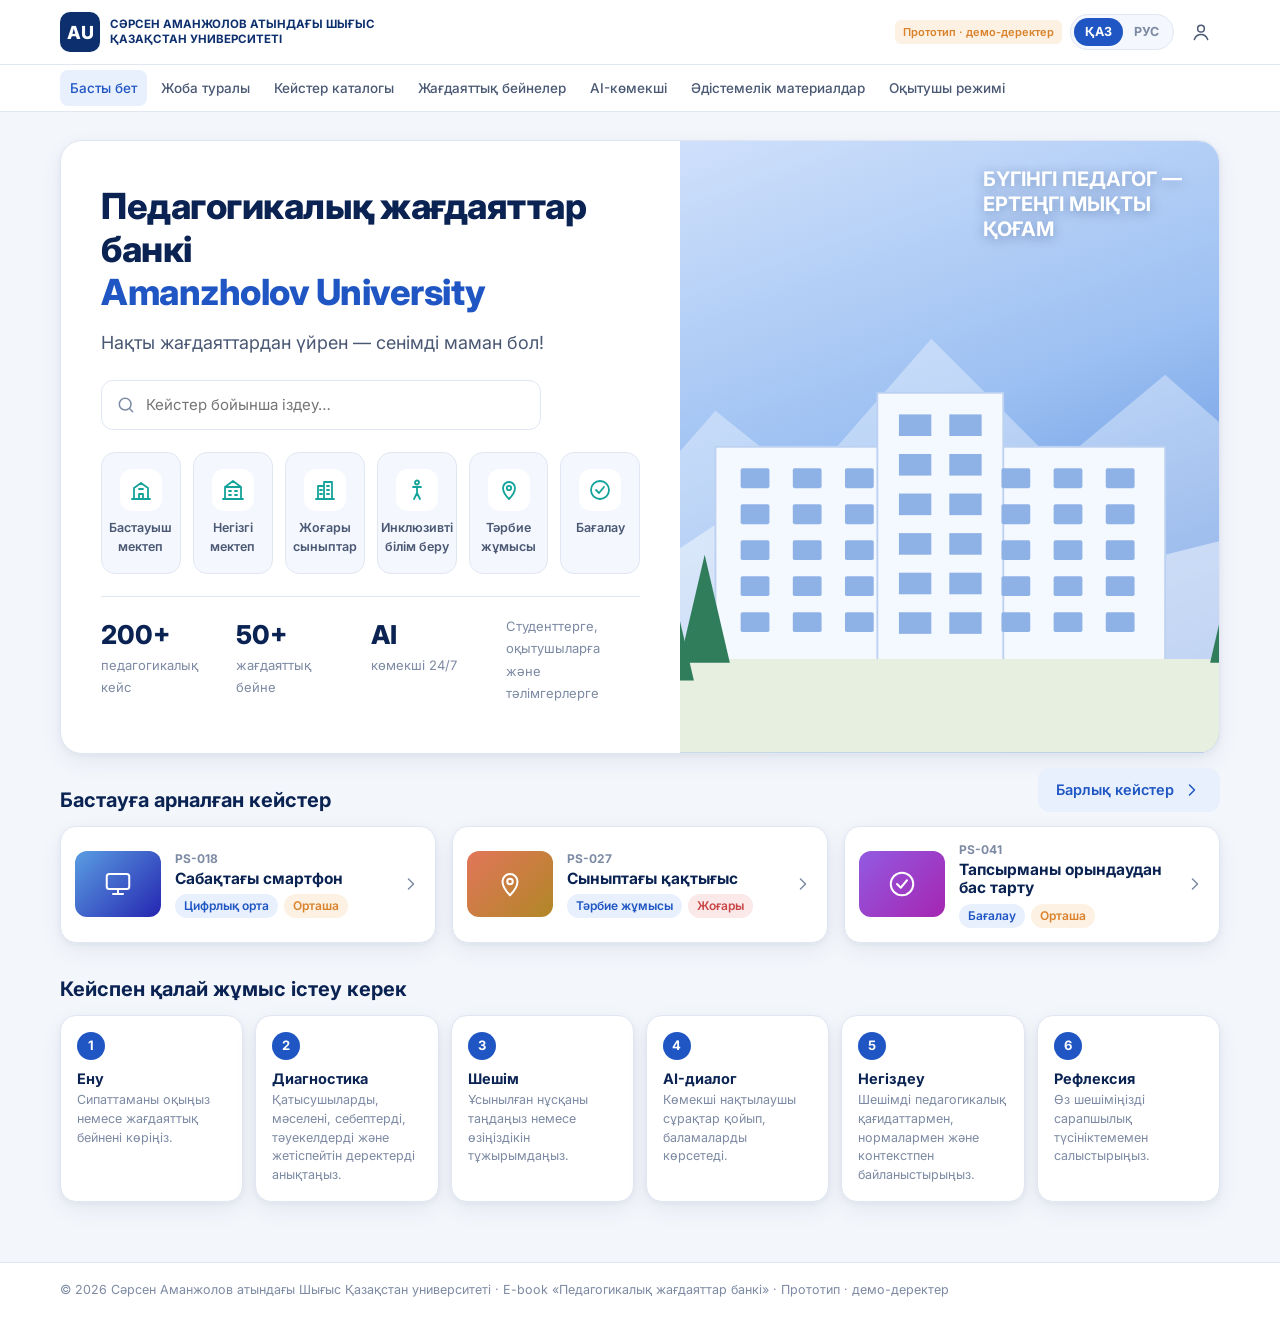
<file: Claude outputs/index.html>
<!doctype html>
<html lang="kk">
<head>
<meta charset="utf-8">
<meta name="viewport" content="width=device-width, initial-scale=1">
<title>E-book · Педагогикалық жағдаяттар банкі</title>
<link rel="preconnect" href="https://fonts.googleapis.com">
<link href="https://fonts.googleapis.com/css2?family=Inter:wght@400;500;600;700;800&display=swap" rel="stylesheet">
<style>
:root{
  --blue:#1f56c3; --blue-d:#0d2f6e; --blue-dd:#0a2353; --blue-l:#e9f0fd; --blue-ll:#f4f7fd;
  --violet:#6b4de6; --teal:#14a39a;
  --ink:#16223a; --ink2:#4a5874; --ink3:#7d8aa3; --line:#e1e7f2;
  --bg:#f3f6fb; --card:#ffffff;
  --good:#16a36a; --good-bg:#e5f7ee; --risky:#d9822b; --risky-bg:#fdf1e3; --weak:#c94545; --weak-bg:#fbe8e8;
  --r:16px; --shadow:0 2px 6px rgba(16,40,90,.05),0 8px 24px rgba(16,40,90,.06);
}
*{box-sizing:border-box}
html,body{margin:0}
body{font-family:Inter,"Segoe UI",Roboto,Arial,sans-serif;background:var(--bg);color:var(--ink);font-size:15px;line-height:1.5;-webkit-font-smoothing:antialiased}
a{color:inherit;text-decoration:none}
button{font:inherit;cursor:pointer;border:0;background:none;color:inherit}
textarea,input,select{font:inherit;color:inherit}
h1,h2,h3,h4{margin:0;line-height:1.2;color:var(--blue-dd)}
.wrap{max-width:1200px;margin:0 auto;padding:0 20px}
.ico{width:20px;height:20px;flex:none;stroke:currentColor;fill:none;stroke-width:1.8;stroke-linecap:round;stroke-linejoin:round}

/* header */
.top{background:#fff;border-bottom:1px solid var(--line);position:sticky;top:0;z-index:30}
.bar1{display:flex;align-items:center;gap:22px;height:64px}
.bar2{border-top:1px solid var(--line)}
.bar2 .nav{height:46px;align-items:center}
.brand{display:flex;align-items:center;gap:10px;min-width:0}
.logo{width:40px;height:40px;border-radius:10px;background:var(--blue-d);color:#fff;display:grid;place-items:center;font-weight:800;font-size:18px;letter-spacing:-.5px;flex:none}
.brand small{display:block;font-size:11.5px;line-height:1.3;color:var(--blue-d);font-weight:700;text-transform:uppercase;max-width:300px}
.nav{display:flex;gap:4px;overflow-x:auto;scrollbar-width:none}
.nav a{padding:8px 10px;border-radius:8px;font-size:13.5px;font-weight:500;color:var(--ink2);white-space:nowrap}
.nav a:hover{background:var(--blue-ll);color:var(--blue)}
.nav a.on{color:var(--blue);background:var(--blue-l)}
.tools{display:flex;align-items:center;gap:8px;margin-left:auto}
.lang{display:flex;background:var(--blue-ll);border:1px solid var(--line);border-radius:999px;padding:3px}
.lang button{padding:5px 11px;border-radius:999px;font-size:12.5px;font-weight:700;color:var(--ink3)}
.lang button.on{background:var(--blue);color:#fff}
.iconbtn{width:38px;height:38px;border-radius:10px;display:grid;place-items:center;color:var(--ink2)}
.iconbtn:hover{background:var(--blue-ll);color:var(--blue)}
.proto{font-size:11px;font-weight:600;color:var(--risky);background:var(--risky-bg);padding:4px 8px;border-radius:6px;white-space:nowrap}

main{padding:28px 0 60px;min-height:70vh}
.card{background:var(--card);border:1px solid var(--line);border-radius:var(--r);box-shadow:var(--shadow)}
.pad{padding:22px}
.sec-title{font-size:20px;font-weight:700;margin:34px 0 14px;color:var(--blue-dd)}
.muted{color:var(--ink3)}
.btn{display:inline-flex;align-items:center;justify-content:center;gap:8px;padding:11px 18px;border-radius:12px;font-weight:600;font-size:14.5px;transition:.15s}
.btn-p{background:var(--blue);color:#fff}.btn-p:hover{background:#1846a6}
.btn-v{background:var(--violet);color:#fff}.btn-v:hover{background:#5a3dd1}
.btn-l{background:var(--blue-l);color:var(--blue)}.btn-l:hover{background:#dbe6fb}
.btn-o{border:1px solid var(--line);background:#fff;color:var(--ink2)}.btn-o:hover{border-color:var(--blue);color:var(--blue)}
.btn-block{width:100%}
.chip{display:inline-flex;align-items:center;gap:4px;font-size:12px;font-weight:600;padding:3px 9px;border-radius:999px;background:var(--blue-l);color:var(--blue)}
.lvl-low{background:var(--good-bg);color:var(--good)}.lvl-med{background:var(--risky-bg);color:var(--risky)}.lvl-high{background:var(--weak-bg);color:var(--weak)}
.oc-good{background:var(--good-bg);color:var(--good)}.oc-risky{background:var(--risky-bg);color:var(--risky)}.oc-weak{background:var(--weak-bg);color:var(--weak)}

/* hero */
.hero{display:grid;grid-template-columns:1.15fr 1fr;overflow:hidden;border-radius:22px;background:#fff;border:1px solid var(--line);box-shadow:var(--shadow)}
.hero-l{padding:44px 40px}
.hero h1{font-size:36px;font-weight:800;letter-spacing:-.5px}
.hero h1 span{display:block;color:var(--blue)}
.hero p.lead{font-size:18px;color:var(--ink2);margin:14px 0 24px}
.search{display:flex;align-items:center;gap:10px;border:1px solid var(--line);border-radius:12px;padding:0 14px;background:#fff;max-width:440px}
.search input{border:0;outline:0;padding:13px 0;flex:1;background:transparent;min-width:0}
.search:focus-within{border-color:var(--blue);box-shadow:0 0 0 3px var(--blue-l)}
.hero-r{position:relative;min-height:340px;background:linear-gradient(160deg,#cfe0fb 0%,#9cc0f2 45%,#3f78d6 100%)}
.hero-r svg{position:absolute;inset:0;width:100%;height:100%}
.slogan{position:absolute;right:26px;top:26px;max-width:210px;color:#fff;font-weight:700;font-size:20px;line-height:1.25;text-transform:uppercase;text-shadow:0 2px 12px rgba(10,35,83,.35)}
.cats{display:grid;grid-template-columns:repeat(6,minmax(0,1fr));gap:12px;margin-top:22px}
.cat{display:flex;flex-direction:column;align-items:center;gap:8px;padding:16px 8px;border-radius:14px;background:var(--blue-ll);border:1px solid var(--line);font-size:12.5px;font-weight:600;text-align:center;color:var(--ink2);transition:.15s}
.cat:hover{border-color:var(--blue);color:var(--blue);transform:translateY(-2px)}
.cat .ci{width:42px;height:42px;border-radius:12px;display:grid;place-items:center;background:#fff;color:var(--teal)}
.cat .ci .ico{width:24px;height:24px}
.stats{display:grid;grid-template-columns:repeat(4,1fr);gap:0;margin-top:22px;border-top:1px solid var(--line)}
.stat{padding:18px 18px 4px 0}
.stat b{display:block;font-size:26px;color:var(--blue-dd);font-weight:800}
.stat span{font-size:13px;color:var(--ink3)}

.grid3{display:grid;grid-template-columns:repeat(3,1fr);gap:16px}
.grid2{display:grid;grid-template-columns:1fr 1fr;gap:16px}

/* case card */
.ccard{display:flex;gap:14px;padding:14px;align-items:center;transition:.15s}
.ccard:hover{border-color:#bcd0f5;transform:translateY(-2px)}
.thumb{width:86px;height:66px;border-radius:12px;flex:none;display:grid;place-items:center;color:#fff;position:relative;overflow:hidden}
.thumb .ico{width:30px;height:30px;stroke-width:1.6}
.ccard .code{font-size:12px;font-weight:700;color:var(--ink3)}
.ccard h4{font-size:15.5px;margin:2px 0 6px}
.ccard .row{display:flex;gap:6px;flex-wrap:wrap}

/* steps */
.steps{display:grid;grid-template-columns:repeat(6,1fr);gap:12px}
.step{padding:16px}
.step .n{width:28px;height:28px;border-radius:50%;background:var(--blue);color:#fff;display:grid;place-items:center;font-weight:700;font-size:13px;margin-bottom:10px}
.step h4{font-size:14.5px;margin-bottom:4px}
.step p{font-size:12.5px;color:var(--ink3);margin:0}

/* catalog */
.catalog{display:grid;grid-template-columns:260px 1fr;gap:20px;align-items:start}
.side{padding:10px;position:sticky;top:130px}
.side h4{font-size:14px;padding:8px 10px 10px}
.side a{display:flex;align-items:center;gap:10px;padding:9px 10px;border-radius:10px;font-size:13.5px;color:var(--ink2)}
.side a .ico{width:18px;height:18px;color:var(--teal)}
.side a em{margin-left:auto;font-style:normal;font-size:12px;color:var(--ink3)}
.side a:hover{background:var(--blue-ll)}
.side a.on{background:var(--blue-l);color:var(--blue);font-weight:600}
.list{display:flex;flex-direction:column;gap:12px}
.filters{display:flex;gap:10px;align-items:center;flex-wrap:wrap;margin-bottom:14px}
.filters .search{flex:1;max-width:none}
.filters select{border:1px solid var(--line);border-radius:12px;padding:12px;background:#fff}

/* case page */
.crumb{display:flex;align-items:center;gap:6px;font-size:13px;color:var(--ink3);margin-bottom:14px}
.crumb a:hover{color:var(--blue)}
.case-head{display:grid;grid-template-columns:1fr 300px;gap:20px;padding:24px}
.case-head .code{font-weight:700;color:var(--ink3)}
.case-head h1{font-size:28px;margin:4px 0 12px}
.case-img{border-radius:14px;min-height:170px;display:grid;place-items:center;color:#fff}
.case-img .ico{width:60px;height:60px;stroke-width:1.3;opacity:.9}
.tabs{display:flex;gap:4px;border-bottom:1px solid var(--line);margin:0 24px;overflow-x:auto}
.tabs a{padding:12px 14px;font-weight:600;font-size:14px;color:var(--ink3);border-bottom:2px solid transparent;margin-bottom:-1px;white-space:nowrap}
.tabs a.on{color:var(--blue);border-color:var(--blue)}
.tabs a .dot{display:inline-block;width:7px;height:7px;border-radius:50%;background:var(--good);margin-left:6px;vertical-align:middle}
.case-body{display:grid;grid-template-columns:1fr 300px;gap:20px;padding:24px}
.case-body h3{font-size:18px;margin-bottom:10px}
.case-text{font-size:16px;line-height:1.65;color:var(--ink)}
.actions{display:flex;flex-direction:column;gap:10px}
.field{margin-bottom:14px}
.field label{display:block;font-weight:600;font-size:14px;margin-bottom:6px;color:var(--ink2)}
textarea{width:100%;border:1px solid var(--line);border-radius:12px;padding:12px;min-height:76px;resize:vertical;background:#fff;outline:0}
textarea:focus{border-color:var(--blue);box-shadow:0 0 0 3px var(--blue-l)}
.savehint{font-size:12.5px;color:var(--good);height:18px}
.opt{display:block;width:100%;text-align:left;padding:16px;border:1.5px solid var(--line);border-radius:14px;background:#fff;margin-bottom:10px;transition:.15s}
.opt:hover{border-color:#a9c2f2}
.opt.sel{border-color:var(--blue);background:var(--blue-ll)}
.opt .lt{display:inline-grid;place-items:center;width:26px;height:26px;border-radius:8px;background:var(--blue-l);color:var(--blue);font-weight:700;font-size:13px;margin-right:10px}
.opt.sel .lt{background:var(--blue);color:#fff}
.cons{margin-top:12px;padding:12px 14px;border-radius:10px;background:#fff;border:1px dashed var(--line);font-size:14px;color:var(--ink2)}
.cons b{display:flex;align-items:center;gap:8px;margin-bottom:4px;color:var(--ink)}
.pchips{display:flex;flex-wrap:wrap;gap:8px}
.pchip{padding:7px 12px;border-radius:999px;border:1px solid var(--line);font-size:13px;background:#fff;color:var(--ink2)}
.pchip.on{background:var(--blue);border-color:var(--blue);color:#fff}
.gate{text-align:center;padding:40px 20px}
.gate .ico{width:44px;height:44px;color:var(--blue);margin-bottom:10px}
.expert{border-left:4px solid var(--teal);background:#effaf8;padding:16px 18px;border-radius:0 12px 12px 0;font-size:15.5px;line-height:1.65}
.compare{display:grid;grid-template-columns:1fr 1fr;gap:14px;margin:16px 0}
.compare .box{padding:14px;border-radius:12px;background:var(--blue-ll);font-size:14px}
.compare .box h4{font-size:13px;color:var(--ink3);text-transform:uppercase;letter-spacing:.4px;margin-bottom:6px}

/* chat */
.chat-wrap{display:grid;grid-template-columns:300px 1fr;gap:20px;align-items:start}
.chat{display:flex;flex-direction:column;height:calc(100vh - 190px);min-height:520px;overflow:hidden}
.chat-h{display:flex;align-items:center;gap:12px;padding:14px 18px;border-bottom:1px solid var(--line)}
.bot{width:42px;height:42px;border-radius:50%;background:linear-gradient(135deg,#3b74e0,#0d2f6e);display:grid;place-items:center;color:#fff;flex:none}
.bot .ico{width:24px;height:24px}
.chat-h b{display:block;color:var(--blue-dd)}
.chat-h small{color:var(--ink3)}
.msgs{flex:1;overflow-y:auto;padding:18px;display:flex;flex-direction:column;gap:14px;background:var(--blue-ll)}
.msg{display:flex;gap:10px;max-width:86%}
.msg .bot{width:32px;height:32px}.msg .bot .ico{width:18px;height:18px}
.bubble{padding:12px 14px;border-radius:14px;background:#fff;border:1px solid var(--line);font-size:14.5px}
.bubble ol{margin:6px 0 0;padding-left:20px}
.bubble .meta{display:flex;justify-content:space-between;gap:10px;margin-top:8px;font-size:11.5px;color:var(--ink3)}
.bubble .meta button{color:var(--ink3);font-size:11.5px;text-decoration:underline}
.bubble .meta button:hover{color:var(--weak)}
.msg.me{align-self:flex-end}
.msg.me .bubble{background:var(--blue);color:#fff;border-color:var(--blue)}
.quick{display:flex;flex-wrap:wrap;gap:8px;margin-top:10px}
.quick button{padding:7px 12px;border-radius:999px;background:var(--blue-l);color:var(--blue);font-size:13px;font-weight:600}
.quick button:hover{background:#d7e3fa}
.compose{display:flex;gap:10px;padding:12px;border-top:1px solid var(--line);background:#fff}
.compose input{flex:1;border:1px solid var(--line);border-radius:999px;padding:12px 16px;outline:0;min-width:0}
.compose input:focus{border-color:var(--blue)}
.send{width:46px;height:46px;border-radius:50%;background:var(--blue);color:#fff;display:grid;place-items:center;flex:none}
.typing{display:flex;gap:4px;padding:6px 2px}.typing i{width:7px;height:7px;border-radius:50%;background:var(--ink3);animation:b 1s infinite}
.typing i:nth-child(2){animation-delay:.15s}.typing i:nth-child(3){animation-delay:.3s}
@keyframes b{0%,60%,100%{opacity:.25}30%{opacity:1}}
.feat{list-style:none;padding:0;margin:14px 0}
.feat li{display:flex;gap:10px;align-items:center;padding:10px 12px;border-radius:10px;background:var(--blue-ll);margin-bottom:8px;font-size:13.5px}
.feat li .ico{color:var(--blue)}
.ai-promo{background:linear-gradient(160deg,#0d2f6e,#1f56c3);color:#fff;padding:22px;border-radius:var(--r)}
.ai-promo h3{color:#fff;font-size:20px;margin:12px 0 4px}
.ai-promo .feat li{background:rgba(255,255,255,.95);color:var(--ink)}

/* video */
.player{position:relative;border-radius:14px;overflow:hidden;aspect-ratio:16/9;display:grid;place-items:center;color:#fff}
.play{width:72px;height:72px;border-radius:50%;background:rgba(255,255,255,.92);color:var(--blue);display:grid;place-items:center;box-shadow:0 6px 30px rgba(0,0,0,.25)}
.play .ico{width:30px;height:30px;fill:currentColor}
.pbar{position:absolute;left:0;right:0;bottom:0;display:flex;align-items:center;gap:10px;padding:10px 14px;background:linear-gradient(transparent,rgba(0,0,0,.55));font-size:12.5px}
.pbar .track{flex:1;height:4px;border-radius:2px;background:rgba(255,255,255,.35)}
.soon{position:absolute;top:12px;left:12px;font-size:12px;font-weight:600;background:rgba(10,35,83,.6);padding:5px 10px;border-radius:8px}
.vlist{display:grid;grid-template-columns:repeat(auto-fill,minmax(230px,1fr));gap:14px}
.vitem{overflow:hidden}
.vitem .player{border-radius:0;aspect-ratio:16/10}
.vitem .play{width:46px;height:46px}.vitem .play .ico{width:20px;height:20px}
.vitem .t{padding:12px 14px}
.qlist{margin:0;padding-left:20px}.qlist li{margin-bottom:8px}

/* tables */
table{width:100%;border-collapse:collapse;font-size:14px}
th,td{text-align:left;padding:11px 12px;border-bottom:1px solid var(--line)}
th{font-size:12px;text-transform:uppercase;letter-spacing:.4px;color:var(--ink3);font-weight:600}
.checkrow{display:flex;align-items:center;gap:10px;padding:10px 12px;border:1px solid var(--line);border-radius:12px;margin-bottom:8px;background:#fff}
.checkrow input{width:18px;height:18px;accent-color:var(--blue)}
.formrow{display:flex;gap:10px;flex-wrap:wrap;margin:12px 0}
.formrow select,.formrow input{border:1px solid var(--line);border-radius:12px;padding:11px 12px;background:#fff}
.toast{position:fixed;left:50%;bottom:90px;transform:translateX(-50%);background:var(--blue-dd);color:#fff;padding:12px 18px;border-radius:12px;font-size:14px;z-index:99;box-shadow:var(--shadow);animation:fi .2s}
@keyframes fi{from{opacity:0;transform:translate(-50%,8px)}}

.about-cards{display:grid;grid-template-columns:repeat(3,1fr);gap:16px}
.about-cards .card h3{display:flex;gap:12px;align-items:center;font-size:19px;margin-bottom:10px}
.about-cards .card h3 .ico{width:30px;height:30px;color:var(--blue)}
.ticks{list-style:none;padding:0;margin:0}
.ticks li{display:flex;gap:10px;margin-bottom:9px;font-size:14px}
.ticks li .ico{color:var(--teal);flex:none;margin-top:1px}
.access{display:grid;grid-template-columns:repeat(5,1fr);gap:14px}
.access .card{text-align:center;padding:20px 12px;font-size:13.5px;color:var(--ink2)}
.access .ai{width:54px;height:54px;border-radius:50%;background:var(--blue-l);color:var(--blue);display:grid;place-items:center;margin:0 auto 10px}
.access .ai .ico{width:26px;height:26px}
.band{margin-top:30px;background:var(--blue-dd);color:#dfe8fb;border-radius:var(--r);display:grid;grid-template-columns:repeat(4,1fr)}
.band div{display:flex;gap:12px;align-items:center;padding:20px;font-size:13.5px;border-right:1px solid rgba(255,255,255,.12)}
.band div:last-child{border:0}
.band .ico{width:30px;height:30px;color:#fff}

footer{border-top:1px solid var(--line);background:#fff;padding:18px 0;font-size:12.5px;color:var(--ink3)}
.tabbar{display:none}

@media (max-width:1080px){
  .nav a{padding:8px 7px;font-size:12.5px}
  .steps{grid-template-columns:repeat(3,1fr)}
  .access{grid-template-columns:repeat(3,1fr)}
}
@media (max-width:860px){
  .bar2,.proto{display:none}
  .brand small{font-size:10px;max-width:180px}
  .case-img{min-height:90px}
  .case-img .ico{width:40px;height:40px}
  .bubble .meta{flex-direction:column;gap:2px}
  #newchat{white-space:nowrap}
  .hero{grid-template-columns:1fr}
  .hero-r{min-height:200px}
  .hero-l{padding:28px 22px}
  .hero h1{font-size:28px}
  .cats{grid-template-columns:repeat(3,1fr)}
  .stats{grid-template-columns:1fr 1fr}
  .grid3,.grid2,.about-cards{grid-template-columns:1fr}
  .catalog,.chat-wrap,.case-head,.case-body{grid-template-columns:1fr}
  .side{position:static}
  .chat-side{display:none}
  .chat{height:calc(100vh - 210px)}
  .band{grid-template-columns:1fr 1fr}
  .compare{grid-template-columns:1fr}
  main{padding-bottom:90px}
  .tabbar{display:flex;position:fixed;left:0;right:0;bottom:0;background:#fff;border-top:1px solid var(--line);z-index:40;padding:6px 4px calc(6px + env(safe-area-inset-bottom))}
  .tabbar a{flex:1;display:flex;flex-direction:column;align-items:center;gap:2px;font-size:11px;color:var(--ink3);padding:4px 0}
  .tabbar a.on{color:var(--blue)}
  footer{display:none}
}
@media (max-width:560px){
  .wrap{padding:0 16px}
  .steps,.access{grid-template-columns:1fr 1fr}
  .case-head,.case-body{padding:18px}
  .tabs{margin:0 18px}
  .ccard .thumb{width:64px;height:56px}
  .band{grid-template-columns:1fr}
}

.quicklinks{display:none;gap:10px;flex-direction:column;margin-bottom:16px}
.quicklinks a{display:flex;align-items:center;gap:12px;padding:14px 16px;font-weight:600;color:var(--ink2)}
.quicklinks a .ico:first-child{color:var(--blue)}
.quicklinks a span{flex:1}
@media (max-width:860px){.quicklinks{display:flex}}
@media (max-width:380px){.brand small{display:none}}

</style>
</head>
<body>
<div id="app"></div>
<script>
/* Строки интерфейса / Интерфейс жолдары */
const UI = {
  ru: {
    uni: 'Восточно-Казахстанский университет имени Сарсена Аманжолова',
    nav_home: 'Главная', nav_about: 'О проекте', nav_catalog: 'Каталог кейсов', nav_video: 'Ситуационные видео',
    nav_ai: 'AI-ассистент', nav_materials: 'Методические материалы', nav_teacher: 'Режим преподавателя',
    tab_home: 'Главная', tab_cases: 'Кейсы', tab_ai: 'AI', tab_video: 'Видео', tab_profile: 'Профиль',
    hero_title: 'Банк педагогических ситуаций', hero_sub: 'Amanzholov University',
    hero_lead: 'Учись на реальных ситуациях — стань уверенным профессионалом!',
    hero_slogan: 'Педагог сегодня — сильное общество завтра',
    search_ph: 'Поиск по кейсам…',
    stat_cases: 'педагогических кейсов', stat_videos: 'ситуационных видео', stat_ai: 'ассистент 24/7',
    stat_aud: 'Для студентов, преподавателей и наставников',
    featured: 'Кейсы для начала', all_cases: 'Все кейсы', open: 'Открыть',
    how_title: 'Как работать с кейсом',
    categories: 'Категории', found: 'Найдено', nothing: 'Ничего не найдено. Попробуйте изменить запрос.',
    level: 'Сложность', grade: 'класс',
    t_desc: 'Описание', t_analysis: 'Анализ', t_solutions: 'Решения', t_comment: 'Комментарий',
    situation: 'Ситуация', names_changed: '* Имена изменены, ситуация обезличена.',
    watch: 'Смотреть видео', discuss: 'Обсудить с AI', expert: 'Экспертный разбор',
    diag_title: 'Диагностический лист', diag_hint: 'Заполните поля — записи сохраняются в этом браузере.',
    saved: 'Сохранено', next_step: 'Далее: решения',
    sol_title: 'Выберите вариант действий', sol_hint: 'Единственно правильного ответа нет — оцените последствия каждого варианта.',
    consequences: 'Возможные последствия', own: 'Своё решение', own_ph: 'Опишите, как бы вы поступили…',
    justify: 'Обоснование', justify_ph: 'Почему это решение? С какими принципами и нормами оно связано?',
    principles: 'Педагогические принципы', save_portfolio: 'Сохранить в портфолио', in_portfolio: 'Решение сохранено в портфолио',
    gate_title: 'Сначала примите решение', gate_text: 'Экспертный комментарий полезнее после самостоятельного анализа.',
    gate_btn: 'Показать всё равно', go_solutions: 'Перейти к решениям',
    expert_title: 'Экспертный комментарий', key_principles: 'Ключевые принципы',
    reflection: 'Рефлексия', reflection_ph: 'Чем ваше решение отличается от экспертного? Что бы вы сделали иначе?',
    ai_name: 'AI-ассистент', ai_org: 'Amanzholov University',
    ai_hello: 'Привет! Я AI-ассистент. Помогу разобраться в педагогической ситуации — но решение примете вы. Выберите кейс или задайте вопрос.',
    ai_case_intro: 'Давайте разберём кейс «{t}» вместе. Сначала уточним:',
    ai_ph: 'Напишите свой вопрос…', ai_label: 'Ответ сгенерирован AI · демо-режим',
    ai_report: 'Сообщить о некорректном ответе', ai_reported: 'Спасибо! Ответ отправлен на экспертную проверку.',
    ai_pick: 'Выберите кейс для разбора:', ai_reset: 'Новый диалог',
    ai_pii: 'Похоже, в сообщении есть персональные данные (ИИН, телефон или e-mail). Я скрыл их — пожалуйста, не загружайте данные реальных обучающихся.',
    ai_no_answer: 'Я не даю единственно «правильного» ответа — в педагогике решение зависит от контекста. Давайте рассуждать вместе:',
    ai_ack: ['Хорошее наблюдение.', 'Понимаю ход вашей мысли.', 'Это важная деталь.', 'Интересный подход.'],
    ai_finish: 'Вы рассмотрели ключевые аспекты. Теперь сформулируйте решение и свяжите его с принципами — затем сравните с экспертным разбором.',
    ai_to_solutions: 'Сформулировать решение', ai_to_expert: 'Экспертный разбор',
    ai_suggest: 'Возможно, вам подойдут эти кейсы:',
    ai_features: ['Задавайте вопросы по педагогическим ситуациям', 'Получайте рекомендации', 'Находите похожие кейсы', 'Развивайте профессиональное мышление'],
    ai_start: 'Начать диалог',
    video_title: 'Ситуационные видео', video_q: 'Вопросы для анализа', video_soon: 'Видео будет добавлено после съёмки',
    video_to_case: 'Перейти к кейсу',
    mat_title: 'Методические материалы', mat_algo: 'Алгоритм анализа педагогической ситуации', mat_princ: 'Нормативно-этические ориентиры',
    mat_note: 'Раздел наполняется методистами через систему управления контентом.',
    prof_title: 'Мой профиль', portfolio: 'Портфолио решений', bookmarks: 'Закладки', empty_portfolio: 'Пока нет сохранённых решений.',
    empty_bm: 'Нет закладок.', export_csv: 'Выгрузить CSV', progress: 'Пройдено кейсов',
    bm_add: 'В закладки', bm_remove: 'Убрать из закладок',
    teach_title: 'Режим преподавателя', teach_assign: 'Подбор кейсов для занятия', teach_group: 'Группа', teach_deadline: 'Срок',
    teach_btn: 'Назначить группе', teach_done: 'Кейсы назначены (демо).', teach_results: 'Результаты группы (демо-данные)',
    teach_student: 'Студент', teach_status: 'Статус', teach_choice: 'Выбор', teach_score: 'Оценка',
    st_done: 'Выполнено', st_prog: 'В процессе', st_none: 'Не начато',
    about_title: 'О проекте', about_what: 'Что такое e-book?',
    about_what_t: 'Интерактивный электронный учебно-методический ресурс, объединяющий реальные обезличенные педагогические ситуации, их анализ, методические рекомендации и ситуационные видеоматериалы с поддержкой AI-ассистента.',
    about_goal: 'Основная цель',
    about_goal_t: 'Повышение практико-ориентированности подготовки будущих педагогов путём анализа реальных, этически допустимых и методически значимых профессиональных ситуаций.',
    about_tasks: 'Задачи',
    tasks: ['Накопление и систематизация реальных педагогических ситуаций', 'Развитие педагогического мышления и навыков принятия решений', 'Интеграция кейс-метода в образовательный процесс', 'Обеспечение преподавателей готовыми материалами', 'Создание оригинального контента, включая ситуационные видео'],
    access_title: 'Как получить доступ?',
    access: ['Сайт научной библиотеки им. Б. Мамраева', 'QR-код (брошюры, плакаты, аудитории)', 'Ссылки в силлабусах и учебных материалах', 'Интеграция в LMS и АИС Platonus', 'Использование на занятиях и практике'],
    proto: 'Прототип · демо-данные', back: 'Назад',
  },
  kz: {
    uni: 'Сәрсен Аманжолов атындағы Шығыс Қазақстан университеті',
    nav_home: 'Басты бет', nav_about: 'Жоба туралы', nav_catalog: 'Кейстер каталогы', nav_video: 'Жағдаяттық бейнелер',
    nav_ai: 'AI-көмекші', nav_materials: 'Әдістемелік материалдар', nav_teacher: 'Оқытушы режимі',
    tab_home: 'Басты', tab_cases: 'Кейстер', tab_ai: 'AI', tab_video: 'Бейне', tab_profile: 'Профиль',
    hero_title: 'Педагогикалық жағдаяттар банкі', hero_sub: 'Amanzholov University',
    hero_lead: 'Нақты жағдаяттардан үйрен — сенімді маман бол!',
    hero_slogan: 'Бүгінгі педагог — ертеңгі мықты қоғам',
    search_ph: 'Кейстер бойынша іздеу…',
    stat_cases: 'педагогикалық кейс', stat_videos: 'жағдаяттық бейне', stat_ai: 'көмекші 24/7',
    stat_aud: 'Студенттерге, оқытушыларға және тәлімгерлерге',
    featured: 'Бастауға арналған кейстер', all_cases: 'Барлық кейстер', open: 'Ашу',
    how_title: 'Кейспен қалай жұмыс істеу керек',
    categories: 'Санаттар', found: 'Табылды', nothing: 'Ештеңе табылмады. Сұрауды өзгертіп көріңіз.',
    level: 'Күрделілік', grade: 'сынып',
    t_desc: 'Сипаттама', t_analysis: 'Талдау', t_solutions: 'Шешімдер', t_comment: 'Түсініктеме',
    situation: 'Жағдаят', names_changed: '* Есімдер өзгертілген, жағдаят иесіздендірілген.',
    watch: 'Бейнені көру', discuss: 'AI-мен талқылау', expert: 'Сарапшылық талдау',
    diag_title: 'Диагностикалық парақ', diag_hint: 'Өрістерді толтырыңыз — жазбалар осы браузерде сақталады.',
    saved: 'Сақталды', next_step: 'Келесі: шешімдер',
    sol_title: 'Әрекет нұсқасын таңдаңыз', sol_hint: 'Жалғыз дұрыс жауап жоқ — әр нұсқаның салдарын бағалаңыз.',
    consequences: 'Ықтимал салдары', own: 'Өз шешіміңіз', own_ph: 'Сіз қалай әрекет етер едіңіз, сипаттаңыз…',
    justify: 'Негіздеме', justify_ph: 'Неге осы шешім? Ол қандай қағидаттармен және нормалармен байланысты?',
    principles: 'Педагогикалық қағидаттар', save_portfolio: 'Портфолиоға сақтау', in_portfolio: 'Шешім портфолиоға сақталды',
    gate_title: 'Алдымен шешім қабылдаңыз', gate_text: 'Сарапшылық түсініктеме өзіндік талдаудан кейін пайдалырақ.',
    gate_btn: 'Бәрібір көрсету', go_solutions: 'Шешімдерге өту',
    expert_title: 'Сарапшылық түсініктеме', key_principles: 'Негізгі қағидаттар',
    reflection: 'Рефлексия', reflection_ph: 'Сіздің шешіміңіз сарапшылық шешімнен немен ерекшеленеді? Нені басқаша істер едіңіз?',
    ai_name: 'AI-көмекші', ai_org: 'Amanzholov University',
    ai_hello: 'Сәлем! Мен AI-көмекшімін. Педагогикалық жағдаятты түсінуге көмектесемін — бірақ шешімді сіз қабылдайсыз. Кейсті таңдаңыз немесе сұрақ қойыңыз.',
    ai_case_intro: '«{t}» кейсін бірге талдайық. Алдымен нақтылайық:',
    ai_ph: 'Сұрағыңызды жазыңыз…', ai_label: 'Жауапты AI жасаған · демо-режим',
    ai_report: 'Қате жауап туралы хабарлау', ai_reported: 'Рақмет! Жауап сарапшылық тексеруге жіберілді.',
    ai_pick: 'Талдау үшін кейсті таңдаңыз:', ai_reset: 'Жаңа диалог',
    ai_pii: 'Хабарламада дербес деректер (ЖСН, телефон немесе e-mail) бар сияқты. Мен оларды жасырдым — нақты білім алушылардың деректерін жүктемеңіз.',
    ai_no_answer: 'Мен жалғыз «дұрыс» жауап бермеймін — педагогикада шешім контекстке байланысты. Бірге ойланайық:',
    ai_ack: ['Жақсы байқау.', 'Ойыңыздың барысын түсінемін.', 'Бұл маңызды деталь.', 'Қызықты көзқарас.'],
    ai_finish: 'Сіз негізгі аспектілерді қарастырдыңыз. Енді шешіміңізді тұжырымдап, оны қағидаттармен байланыстырыңыз — содан кейін сарапшылық талдаумен салыстырыңыз.',
    ai_to_solutions: 'Шешімді тұжырымдау', ai_to_expert: 'Сарапшылық талдау',
    ai_suggest: 'Мүмкін, сізге мына кейстер сәйкес келеді:',
    ai_features: ['Педагогикалық жағдаяттар бойынша сұрақ қойыңыз', 'Ұсыныстар алыңыз', 'Ұқсас кейстерді табыңыз', 'Кәсіби ойлауды дамытыңыз'],
    ai_start: 'Диалогты бастау',
    video_title: 'Жағдаяттық бейнелер', video_q: 'Талдауға арналған сұрақтар', video_soon: 'Бейне түсірілімнен кейін қосылады',
    video_to_case: 'Кейске өту',
    mat_title: 'Әдістемелік материалдар', mat_algo: 'Педагогикалық жағдаятты талдау алгоритмі', mat_princ: 'Нормативтік-этикалық бағдарлар',
    mat_note: 'Бөлімді әдіскерлер контентті басқару жүйесі арқылы толтырады.',
    prof_title: 'Менің профилім', portfolio: 'Шешімдер портфолиосы', bookmarks: 'Бетбелгілер', empty_portfolio: 'Әзірге сақталған шешімдер жоқ.',
    empty_bm: 'Бетбелгілер жоқ.', export_csv: 'CSV жүктеу', progress: 'Өтілген кейстер',
    bm_add: 'Бетбелгіге', bm_remove: 'Бетбелгіден алу',
    teach_title: 'Оқытушы режимі', teach_assign: 'Сабаққа кейстер іріктеу', teach_group: 'Топ', teach_deadline: 'Мерзімі',
    teach_btn: 'Топқа тағайындау', teach_done: 'Кейстер тағайындалды (демо).', teach_results: 'Топ нәтижелері (демо-деректер)',
    teach_student: 'Студент', teach_status: 'Мәртебе', teach_choice: 'Таңдау', teach_score: 'Баға',
    st_done: 'Орындалды', st_prog: 'Орындалуда', st_none: 'Басталмаған',
    about_title: 'Жоба туралы', about_what: 'E-book деген не?',
    about_what_t: 'Нақты иесіздендірілген педагогикалық жағдаяттарды, оларды талдауды, әдістемелік ұсыныстарды және жағдаяттық бейнематериалдарды AI-көмекшінің қолдауымен біріктіретін интерактивті электрондық оқу-әдістемелік ресурс.',
    about_goal: 'Негізгі мақсат',
    about_goal_t: 'Нақты, этикалық тұрғыдан жол берілетін және әдістемелік маңызды кәсіби жағдаяттарды талдау арқылы болашақ педагогтерді даярлаудың практикаға бағдарлануын арттыру.',
    about_tasks: 'Міндеттер',
    tasks: ['Нақты педагогикалық жағдаяттарды жинақтау және жүйелеу', 'Педагогикалық ойлау мен шешім қабылдау дағдыларын дамыту', 'Кейс-әдісті білім беру үдерісіне енгізу', 'Оқытушыларды дайын материалдармен қамтамасыз ету', 'Түпнұсқа контент жасау, соның ішінде жағдаяттық бейнелер'],
    access_title: 'Қалай қол жеткізуге болады?',
    access: ['Б. Мамраев атындағы ғылыми кітапхананың сайты', 'QR-код (буклеттер, плакаттар, аудиториялар)', 'Силлабустар мен оқу материалдарындағы сілтемелер', 'LMS және Platonus АБЖ-мен интеграция', 'Сабақтар мен практикада пайдалану'],
    proto: 'Прототип · демо-деректер', back: 'Артқа',
  },
};

/* ============================================================
   ДАННЫЕ ПРОТОТИПА / ПРОТОТИП ДЕРЕКТЕРІ
   Каждый текст — объект {ru, kz}. Кейсы — по единой схеме,
   которую методисты затем будут заполнять в CMS.
   ============================================================ */

const CATEGORIES = [
  { id: 'primary',   icon: 'school1',   ru: 'Начальная школа',          kz: 'Бастауыш мектеп' },
  { id: 'middle',    icon: 'school2',   ru: 'Основная школа',           kz: 'Негізгі мектеп' },
  { id: 'senior',    icon: 'school3',   ru: 'Старшая школа',            kz: 'Жоғары сыныптар' },
  { id: 'inclusion', icon: 'inclusion', ru: 'Инклюзивное образование',  kz: 'Инклюзивті білім беру' },
  { id: 'upbringing',icon: 'pin',       ru: 'Воспитательная работа',    kz: 'Тәрбие жұмысы' },
  { id: 'assessment',icon: 'check',     ru: 'Оценивание',               kz: 'Бағалау' },
  { id: 'parents',   icon: 'users',     ru: 'Работа с родителями',      kz: 'Ата-аналармен жұмыс' },
  { id: 'digital',   icon: 'monitor',   ru: 'Цифровая среда',           kz: 'Цифрлық орта' },
  { id: 'ethics',    icon: 'scale',     ru: 'Педагогическая этика',     kz: 'Педагогикалық әдеп' },
  { id: 'unusual',   icon: 'spark',     ru: 'Нестандартные ситуации',   kz: 'Стандартты емес жағдаяттар' },
];

const LEVELS = {
  low:    { ru: 'Низкая',  kz: 'Төмен',  cls: 'lvl-low' },
  medium: { ru: 'Средняя', kz: 'Орташа', cls: 'lvl-med' },
  high:   { ru: 'Высокая', kz: 'Жоғары', cls: 'lvl-high' },
};

const OUTCOME = {
  good:  { ru: 'Конструктивно',  kz: 'Сындарлы',          cls: 'oc-good' },
  risky: { ru: 'Рискованно',     kz: 'Тәуекелді',         cls: 'oc-risky' },
  weak:  { ru: 'Малоэффективно', kz: 'Тиімділігі төмен',  cls: 'oc-weak' },
};

/* Педагогические принципы — для обоснования решения */
const PRINCIPLES = [
  { id: 'dignity',  ru: 'Уважение достоинства ученика',      kz: 'Оқушының қадір-қасиетін құрметтеу' },
  { id: 'safety',   ru: 'Безопасность прежде всего',          kz: 'Ең алдымен қауіпсіздік' },
  { id: 'consist',  ru: 'Последовательность правил',          kz: 'Ережелердің жүйелілігі' },
  { id: 'activity', ru: 'Вовлечение через деятельность',      kz: 'Іс-әрекет арқылы тарту' },
  { id: 'privacy',  ru: 'Конфиденциальность',                 kz: 'Құпиялылық' },
  { id: 'individual', ru: 'Индивидуальный подход',            kz: 'Жеке көзқарас' },
  { id: 'partner',  ru: 'Партнёрство с семьёй',               kz: 'Отбасымен серіктестік' },
  { id: 'inclusion', ru: 'Инклюзивность',                     kz: 'Инклюзивтілік' },
  { id: 'transparency', ru: 'Прозрачность оценивания',        kz: 'Бағалаудың ашықтығы' },
];

/* Диагностический лист (шаг 2 типового сценария) — общий для всех кейсов */
const DIAG_FIELDS = [
  { id: 'who',     ru: 'Участники и их интересы',            kz: 'Қатысушылар және олардың мүдделері' },
  { id: 'problem', ru: 'Ключевая проблема',                  kz: 'Негізгі мәселе' },
  { id: 'causes',  ru: 'Возможные причины',                  kz: 'Ықтимал себептер' },
  { id: 'risks',   ru: 'Риски',                              kz: 'Тәуекелдер' },
  { id: 'missing', ru: 'Каких данных не хватает?',           kz: 'Қандай деректер жетіспейді?' },
];

const VIDEO_QUESTIONS = [
  { ru: 'В чём причина ситуации?',                       kz: 'Жағдаяттың себебі неде?' },
  { ru: 'Какие варианты действий возможны?',             kz: 'Қандай әрекет нұсқалары болуы мүмкін?' },
  { ru: 'Какими могут быть последствия?',                kz: 'Салдары қандай болуы мүмкін?' },
  { ru: 'Какое решение вы бы приняли и почему?',         kz: 'Сіз қандай шешім қабылдар едіңіз және неге?' },
];

const CASES = [
  {
    id: 'PS-018',
    cats: ['middle', 'digital'],
    grade: '7–9',
    level: 'medium',
    hue: 210,
    title: { ru: 'Смартфон на уроке', kz: 'Сабақтағы смартфон' },
    short: {
      ru: 'Учащиеся используют смартфоны, несмотря на просьбы учителя.',
      kz: 'Оқушылар мұғалімнің өтінішіне қарамастан смартфон қолданады.',
    },
    text: {
      ru: 'Во время урока несколько учащихся 8 класса неоднократно используют смартфоны, несмотря на просьбы учителя. Это отвлекает других и снижает эффективность занятия. Один из учеников, Арман*, заявляет, что «ищет информацию по теме». В школе действует правило об ограничении телефонов на уроках, но оно применяется непоследовательно.',
      kz: 'Сабақ барысында 8-сыныптың бірнеше оқушысы мұғалімнің өтінішіне қарамастан смартфондарын қайта-қайта қолданады. Бұл басқа оқушылардың назарын бөліп, сабақтың тиімділігін төмендетеді. Оқушылардың бірі Арман* «тақырып бойынша ақпарат іздеп отырмын» дейді. Мектепте сабақта телефонды шектеу ережесі бар, бірақ ол жүйелі түрде сақталмайды.',
    },
    options: [
      {
        oc: 'risky',
        ru: 'Изъять телефоны до конца урока.',
        kz: 'Телефондарды сабақ соңына дейін жинап алу.',
        cons: {
          ru: 'Быстро восстанавливает тишину, но может вызвать сопротивление и открытый конфликт. Правовые основания изъятия личных вещей неоднозначны, а причина поведения не устранена.',
          kz: 'Тыныштықты тез қалпына келтіреді, бірақ қарсылық пен ашық қақтығыс тудыруы мүмкін. Жеке заттарды алып қоюдың құқықтық негізі даулы, ал мінез-құлықтың себебі жойылмайды.',
        },
      },
      {
        oc: 'good',
        ru: 'Включить телефоны в работу: дать задание на поиск информации с чёткими правилами и временем.',
        kz: 'Телефондарды жұмысқа қосу: нақты ережелер мен уақыт шектеуі бар ақпарат іздеу тапсырмасын беру.',
        cons: {
          ru: 'Переключает активность учащихся в учебное русло и позволяет проверить слова Армана. Требует подготовки и чётких договорённостей с классом.',
          kz: 'Оқушылардың белсенділігін оқу арнасына бағыттайды және Арманның сөзін тексеруге мүмкіндік береді. Дайындық пен сыныппен нақты келісімдерді талап етеді.',
        },
      },
      {
        oc: 'weak',
        ru: 'Сделать замечание всему классу и пригрозить вызвать родителей.',
        kz: 'Бүкіл сыныпқа ескерту жасап, ата-аналарды шақырамын деп қорқыту.',
        cons: {
          ru: 'Краткосрочный эффект. Снижает доверие и «наказывает» тех, кто не нарушал правило. Угроза без исполнения обесценивает слова учителя.',
          kz: 'Әсері қысқа мерзімді. Сенімді төмендетеді және ережені бұзбағандарды да «жазалайды». Орындалмаған қорқыту мұғалім сөзінің салмағын кетіреді.',
        },
      },
    ],
    expert: {
      ru: 'Эффективная стратегия сочетает немедленное и системное действие. На уроке — спокойно, без публичного противостояния, напомнить правило и предложить учебное использование устройства (например, 3-минутный поиск с указанием источника). После урока — индивидуальная беседа с Арманом и обсуждение с классом единых правил цифровой гигиены, согласованных с администрацией и родителями. Важно: изъятие личных вещей допустимо только в рамках утверждённых правил школы.',
      kz: 'Тиімді стратегия жедел және жүйелі әрекетті ұштастырады. Сабақта — көпшілік алдында қарсы тұрмай, ережені сабырмен еске салып, құрылғыны оқу мақсатында пайдалануды ұсыну (мысалы, дереккөзін көрсете отырып 3 минуттық іздеу). Сабақтан кейін — Арманмен жеке әңгіме және сыныппен бірге әкімшілік пен ата-аналар келіскен цифрлық гигиенаның ортақ ережелерін талқылау. Маңызды: жеке заттарды алып қою тек мектептің бекітілген ережелері шеңберінде мүмкін.',
    },
    principles: ['dignity', 'consist', 'activity'],
    ai: [
      { ru: 'На каком этапе урока это происходит и как часто?', kz: 'Бұл сабақтың қай кезеңінде және қаншалықты жиі болады?' },
      { ru: 'Как вы проверите, действительно ли Арман ищет информацию по теме?', kz: 'Арманның шынымен тақырып бойынша ақпарат іздеп отырғанын қалай тексересіз?' },
      { ru: 'Как ваше действие повлияет на учеников, которые не нарушали правило?', kz: 'Сіздің әрекетіңіз ережені бұзбаған оқушыларға қалай әсер етеді?' },
      { ru: 'Какое правило школы здесь применимо и соблюдается ли оно последовательно?', kz: 'Мұнда мектептің қай ережесі қолданылады және ол жүйелі сақтала ма?' },
      { ru: 'Что вы сделаете после урока, чтобы ситуация не повторилась?', kz: 'Жағдай қайталанбауы үшін сабақтан кейін не істейсіз?' },
    ],
  },
  {
    id: 'PS-027',
    cats: ['middle', 'upbringing'],
    grade: '6',
    level: 'high',
    hue: 12,
    title: { ru: 'Конфликт в классе', kz: 'Сыныптағы қақтығыс' },
    short: {
      ru: 'Ссора на перемене переросла в толкание, класс снимает на телефон.',
      kz: 'Үзілістегі ұрыс итерісуге ұласты, сынып телефонға түсіруде.',
    },
    text: {
      ru: 'На перемене между двумя учениками 6 класса, Данияром и Ильёй*, вспыхнула ссора, переросшая в толкание. Класс разделился на две группы, часть учащихся снимает происходящее на телефон. Учитель, войдя в кабинет, застаёт конфликт в разгаре. Через 2 минуты начинается урок.',
      kz: 'Үзіліс кезінде 6-сыныптың екі оқушысы — Данияр мен Илья* арасында ұрыс шығып, итерісуге ұласты. Сынып екі топқа бөлінді, кейбір оқушылар болып жатқанды телефонға түсіріп жатыр. Мұғалім кабинетке кіргенде қақтығыстың қызып тұрған сәтін көреді. 2 минуттан кейін сабақ басталады.',
    },
    options: [
      {
        oc: 'good',
        ru: 'Немедленно развести участников, остановить съёмку, начать урок, а разбор провести после урока с каждым отдельно.',
        kz: 'Қатысушыларды дереу ажыратып, түсірілімді тоқтатып, сабақты бастау, ал талдауды сабақтан кейін әрқайсысымен жеке жүргізу.',
        cons: {
          ru: 'Обеспечивает безопасность и снижает накал. Отложенный разбор позволяет спокойно выслушать обе стороны. Важно не забыть о видео — оно может распространиться.',
          kz: 'Қауіпсіздікті қамтамасыз етіп, шиеленісті төмендетеді. Кейінге қалдырылған талдау екі тарапты сабырмен тыңдауға мүмкіндік береді. Бейнені ұмытпау маңызды — ол таралып кетуі мүмкін.',
        },
      },
      {
        oc: 'risky',
        ru: 'Разобрать конфликт сразу перед всем классом и выяснить, кто виноват.',
        kz: 'Қақтығысты бірден бүкіл сынып алдында талдап, кім кінәлі екенін анықтау.',
        cons: {
          ru: 'Публичный разбор унижает участников и подогревает конфликт. Эмоции ещё высоки, объективность низкая.',
          kz: 'Көпшілік алдындағы талдау қатысушыларды намыстандырып, қақтығысты өршітеді. Эмоция әлі жоғары, объективтілік төмен.',
        },
      },
      {
        oc: 'weak',
        ru: 'Отправить обоих к завучу и начать урок.',
        kz: 'Екеуін де оқу ісінің меңгерушісіне жіберіп, сабақты бастау.',
        cons: {
          ru: 'Снимает нагрузку с учителя, но перекладывает ответственность. Ученики пропускают урок, учитель теряет возможность выстроить отношения.',
          kz: 'Мұғалімнің жүктемесін азайтады, бірақ жауапкершілікті басқаға аударады. Оқушылар сабақтан қалады, мұғалім қарым-қатынас орнату мүмкіндігінен айырылады.',
        },
      },
    ],
    expert: {
      ru: 'Приоритет — физическая и психологическая безопасность. Учитель спокойно и твёрдо разводит участников, просит убрать телефоны и удалить записи (без изъятия устройств) и начинает урок. После урока — восстановительная беседа: каждый излагает свою версию, обсуждаются чувства и способы возмещения вреда. При повторении — подключение классного руководителя, психолога и родителей. Съёмка конфликта — повод для отдельного разговора о цифровой этике.',
      kz: 'Басымдық — физикалық және психологиялық қауіпсіздік. Мұғалім сабырлы әрі батыл түрде қатысушыларды ажыратады, телефондарды жинап қойып, жазбаларды өшіруді сұрайды (құрылғыларды алмай) және сабақты бастайды. Сабақтан кейін — қалпына келтіру әңгімесі: әркім өз нұсқасын айтады, сезімдер мен келтірілген зиянды өтеу жолдары талқыланады. Қайталанған жағдайда — сынып жетекшісі, психолог және ата-аналар тартылады. Қақтығысты түсіру — цифрлық әдеп туралы жеке әңгімеге себеп.',
    },
    principles: ['safety', 'dignity', 'privacy'],
    ai: [
      { ru: 'Что важнее в первые секунды: выяснить причину или обеспечить безопасность?', kz: 'Алғашқы секундтарда не маңыздырақ: себебін анықтау ма, әлде қауіпсіздікті қамтамасыз ету ме?' },
      { ru: 'Как вы поступите с видео, которые снимали ученики?', kz: 'Оқушылар түсірген бейнелермен не істейсіз?' },
      { ru: 'Как выслушать обе стороны, не становясь судьёй?', kz: 'Төреші болмай, екі тарапты қалай тыңдауға болады?' },
      { ru: 'Кого из специалистов школы стоит подключить и когда?', kz: 'Мектептің қай мамандарын және қашан тарту керек?' },
    ],
  },
  {
    id: 'PS-041',
    cats: ['senior', 'assessment'],
    grade: '10',
    level: 'medium',
    hue: 265,
    title: { ru: 'Отказ выполнять задание', kz: 'Тапсырманы орындаудан бас тарту' },
    short: {
      ru: 'Прежде успешная ученица перестала выполнять задания.',
      kz: 'Бұрын жақсы оқыған оқушы тапсырма орындауды тоқтатты.',
    },
    text: {
      ru: 'Ученица 10 класса Айгерим* третий урок подряд отказывается выполнять письменные задания: «Это бессмысленно, мне это не пригодится». Раньше она хорошо училась. Одноклассники начинают поддерживать её позицию. Учитель замечает, что Айгерим выглядит уставшей.',
      kz: '10-сынып оқушысы Айгерим* қатарынан үшінші сабақта жазбаша тапсырмаларды орындаудан бас тартады: «Бұл мағынасыз, маған бұл керек болмайды». Бұрын ол жақсы оқитын. Сыныптастары оның ұстанымын қолдай бастады. Мұғалім Айгеримнің шаршаңқы көрінетінін байқайды.',
    },
    options: [
      {
        oc: 'weak',
        ru: 'Поставить «2» за невыполненное задание.',
        kz: 'Орындалмаған тапсырма үшін «2» қою.',
        cons: {
          ru: 'Формально соответствует правилам, но не выясняет причину. Может усилить демотивацию и протест.',
          kz: 'Ресми түрде ережеге сай, бірақ себебін анықтамайды. Уәждеменің төмендеуі мен наразылықты күшейтуі мүмкін.',
        },
      },
      {
        oc: 'good',
        ru: 'Поговорить с Айгерим наедине: выяснить причины и показать практическую ценность темы.',
        kz: 'Айгеримнен оңаша сөйлесу: себептерін анықтап, тақырыптың практикалық құндылығын көрсету.',
        cons: {
          ru: 'Позволяет выявить скрытые причины (усталость, ситуация дома, перегрузка) и восстановить доверие. Требует времени и деликатности.',
          kz: 'Жасырын себептерді (шаршау, отбасындағы жағдай, шамадан тыс жүктеме) анықтап, сенімді қалпына келтіруге мүмкіндік береді. Уақыт пен нәзіктікті талап етеді.',
        },
      },
      {
        oc: 'risky',
        ru: 'Публично объяснить классу, зачем нужна тема, и продолжить урок.',
        kz: 'Тақырыптың не үшін қажет екенін сыныпқа көпшілік алдында түсіндіріп, сабақты жалғастыру.',
        cons: {
          ru: 'Может повысить общую мотивацию, но не затрагивает личную ситуацию Айгерим. Есть риск, что она воспримет это как давление.',
          kz: 'Жалпы уәждемені арттыруы мүмкін, бірақ Айгеримнің жеке жағдайына әсер етпейді. Ол мұны қысым ретінде қабылдауы мүмкін.',
        },
      },
    ],
    expert: {
      ru: 'Резкое изменение поведения прежде успешной ученицы — сигнал, требующий диагностики, а не наказания. Рекомендуется индивидуальная беседа без оценочных суждений, при необходимости — консультация с психологом и классным руководителем. Параллельно стоит пересмотреть задания: связать их с интересами и будущей профессией учащихся, дать право выбора формы выполнения. Оценивание должно оставаться прозрачным, но не превращаться в инструмент давления.',
      kz: 'Бұрын табысты оқыған оқушының мінез-құлқының күрт өзгеруі — жазалауды емес, диагностиканы қажет ететін белгі. Баға бермейтін жеке әңгіме, қажет болса психологпен және сынып жетекшісімен кеңесу ұсынылады. Сонымен қатар тапсырмаларды қайта қарап, оларды оқушылардың қызығушылықтарымен және болашақ мамандығымен байланыстырып, орындау формасын таңдау құқығын берген жөн. Бағалау ашық болуы тиіс, бірақ қысым құралына айналмауы керек.',
    },
    principles: ['individual', 'dignity', 'transparency'],
    ai: [
      { ru: 'Какие изменения в поведении Айгерим вы заметили и о чём они могут говорить?', kz: 'Айгеримнің мінез-құлқында қандай өзгерістерді байқадыңыз және олар не туралы айтуы мүмкін?' },
      { ru: 'Как оценка повлияет на её мотивацию в долгосрочной перспективе?', kz: 'Баға оның уәждемесіне ұзақ мерзімде қалай әсер етеді?' },
      { ru: 'Как сделать задание значимым для старшеклассников?', kz: 'Тапсырманы жоғары сынып оқушылары үшін қалай маңызды етуге болады?' },
      { ru: 'В какой момент стоит подключить психолога?', kz: 'Психологты қай сәтте тарту керек?' },
    ],
  },
  {
    id: 'PS-057',
    cats: ['primary', 'parents', 'ethics'],
    grade: '3',
    level: 'medium',
    hue: 160,
    title: { ru: 'Работа с родителями', kz: 'Ата-аналармен жұмыс' },
    short: {
      ru: 'Гневное сообщение родителя в 23:00 и в общем чате.',
      kz: 'Ата-ананың түнгі 23:00-дегі ашулы хабарламасы ортақ чатта.',
    },
    text: {
      ru: 'Мама ученика 3 класса в 23:00 пишет учителю в мессенджер гневное сообщение: по её мнению, оценка за контрольную занижена, а учитель «придирается к ребёнку». Она требует пересмотреть оценку и угрожает пожаловаться директору. Сообщение также переслано в общий родительский чат.',
      kz: '3-сынып оқушысының анасы түнгі сағат 23:00-де мұғалімге мессенджер арқылы ашулы хабарлама жазады: оның пікірінше, бақылау жұмысының бағасы төмендетілген, ал мұғалім «балаға шүйлігеді». Ол бағаны қайта қарауды талап етіп, директорға шағымданамын деп қорқытады. Хабарлама ата-аналардың ортақ чатына да жіберілген.',
    },
    options: [
      {
        oc: 'risky',
        ru: 'Сразу ответить в общем чате, подробно объяснив критерии оценки.',
        kz: 'Бағалау критерийлерін егжей-тегжейлі түсіндіріп, ортақ чатта бірден жауап беру.',
        cons: {
          ru: 'Публичная переписка эскалирует конфликт и нарушает конфиденциальность ученика: его оценка обсуждается при всех.',
          kz: 'Көпшілік алдындағы хат алмасу қақтығысты өршітеді және оқушының құпиялылығын бұзады: оның бағасы барлығының алдында талқыланады.',
        },
      },
      {
        oc: 'good',
        ru: 'Утром ответить лично, предложить встречу и подготовить работу ребёнка с критериями.',
        kz: 'Таңертең жеке жауап беріп, кездесу ұсыну және баланың жұмысын критерийлерімен дайындау.',
        cons: {
          ru: 'Снижает эмоциональный накал, переводит разговор в конструктивное русло и защищает границы рабочего времени. Работа и критерии делают оценку прозрачной.',
          kz: 'Эмоциялық шиеленісті төмендетеді, әңгімені сындарлы арнаға бұрады және жұмыс уақытының шекарасын қорғайды. Жұмыс пен критерийлер бағаны ашық етеді.',
        },
      },
      {
        oc: 'weak',
        ru: 'Не отвечать и сразу передать вопрос директору.',
        kz: 'Жауап бермей, мәселені бірден директорға беру.',
        cons: {
          ru: 'Может восприниматься как избегание: родитель чувствует, что его игнорируют. Информировать администрацию стоит, но параллельно с личным контактом.',
          kz: 'Қашқақтау ретінде қабылдануы мүмкін: ата-ана өзін елемей отырғандай сезінеді. Әкімшілікті хабардар еткен жөн, бірақ жеке байланыспен қатар.',
        },
      },
    ],
    expert: {
      ru: 'Не отвечайте на эмоции эмоциями и не ведите разбор в общем чате. Утром — короткий личный ответ: признание беспокойства родителя и приглашение на встречу. На встречу — работа ребёнка, критерии оценивания и примеры. Фокус — на общей цели: успехе ребёнка. Правила коммуникации (время, каналы связи) полезно согласовать в начале учебного года, а администрацию — проинформировать о ситуации.',
      kz: 'Эмоцияға эмоциямен жауап бермеңіз және талдауды ортақ чатта жүргізбеңіз. Таңертең — қысқа жеке жауап: ата-ананың алаңдаушылығын мойындап, кездесуге шақыру. Кездесуге — баланың жұмысы, бағалау критерийлері және мысалдар. Назар — ортақ мақсатқа: баланың табысына. Байланыс ережелерін (уақыт, арналар) оқу жылының басында келісіп алған пайдалы, ал әкімшілікті жағдай туралы хабардар ету керек.',
    },
    principles: ['partner', 'privacy', 'transparency'],
    ai: [
      { ru: 'Чьи интересы и права затрагивает обсуждение оценки в общем чате?', kz: 'Бағаны ортақ чатта талқылау кімнің мүдделері мен құқықтарын қозғайды?' },
      { ru: 'Какие материалы помогут сделать оценку прозрачной для родителя?', kz: 'Бағаны ата-ана үшін ашық етуге қандай материалдар көмектеседі?' },
      { ru: 'Как обозначить границы рабочего времени, не обидев родителя?', kz: 'Ата-ананы ренжітпей, жұмыс уақытының шекарасын қалай белгілеуге болады?' },
      { ru: 'Когда и как подключить администрацию?', kz: 'Әкімшілікті қашан және қалай тарту керек?' },
    ],
  },
  {
    id: 'PS-083',
    cats: ['middle', 'inclusion'],
    grade: '5',
    level: 'high',
    hue: 35,
    title: { ru: 'Инклюзия: адаптация заданий', kz: 'Инклюзия: тапсырмаларды бейімдеу' },
    short: {
      ru: 'Ученику с РАС трудно в групповой работе, родители недовольны.',
      kz: 'АСБ бар оқушыға топтық жұмыс қиын, ата-аналар наразы.',
    },
    text: {
      ru: 'В 5 класс пришёл ученик с расстройством аутистического спектра, Тимур*. Он хорошо справляется с устными заданиями, но испытывает трудности с групповой работой и резко реагирует на шум. Ассистента (тьютора) в классе нет. Некоторые родители выражают недовольство тем, что «урок подстраивают под одного ребёнка».',
      kz: '5-сыныпқа аутизм спектрінің бұзылысы бар оқушы Тимур* келді. Ол ауызша тапсырмаларды жақсы орындайды, бірақ топтық жұмыста қиналады және шуға күрт әсер етеді. Сыныпта ассистент (тьютор) жоқ. Кейбір ата-аналар «сабақты бір балаға бейімдеп жатыр» деп наразылық білдіруде.',
    },
    options: [
      {
        oc: 'risky',
        ru: 'Освободить Тимура от групповой работы и давать ему отдельные задания.',
        kz: 'Тимурды топтық жұмыстан босатып, оған бөлек тапсырмалар беру.',
        cons: {
          ru: 'Снижает стресс, но изолирует ученика и противоречит идее инклюзии. Навыки взаимодействия не развиваются.',
          kz: 'Күйзелісті азайтады, бірақ оқушыны оқшаулап, инклюзия идеясына қайшы келеді. Өзара әрекеттесу дағдылары дамымайды.',
        },
      },
      {
        oc: 'good',
        ru: 'Адаптировать формат: чёткая роль в паре, визуальное расписание, «тихий уголок»; запросить поддержку специалистов.',
        kz: 'Форматты бейімдеу: жұптағы нақты рөл, көрнекі кесте, «тыныш бұрыш»; мамандардан қолдау сұрау.',
        cons: {
          ru: 'Сохраняет включённость и учитывает особенности ребёнка. Требует планирования и взаимодействия со службой психолого-педагогического сопровождения.',
          kz: 'Қатысуды сақтап, баланың ерекшеліктерін ескереді. Жоспарлауды және психологиялық-педагогикалық сүйемелдеу қызметімен өзара әрекетті талап етеді.',
        },
      },
      {
        oc: 'weak',
        ru: 'Работать в обычном режиме, ожидая, что ученик адаптируется сам.',
        kz: 'Оқушы өзі бейімделеді деп күтіп, әдеттегі режимде жұмыс істеу.',
        cons: {
          ru: 'Высокий риск срывов и ухудшения состояния ребёнка. Не учитываются его особые образовательные потребности.',
          kz: 'Баланың күйзеліске ұшырау және жағдайының нашарлау қаупі жоғары. Оның ерекше білім беру қажеттіліктері ескерілмейді.',
        },
      },
    ],
    expert: {
      ru: 'Инклюзия — это не упрощение, а адаптация условий. Рекомендуется структурировать урок (визуальное расписание, предупреждение о смене активности), дать Тимуру предсказуемую роль в паре и возможность короткого перерыва в тихом месте. Необходимо обратиться в службу психолого-педагогического сопровождения школы за индивидуальной программой и запросить тьютора. С родителями класса — разговор о ценностях инклюзии без раскрытия диагноза ребёнка.',
      kz: 'Инклюзия — жеңілдету емес, жағдайларды бейімдеу. Сабақты құрылымдау (көрнекі кесте, әрекет түрінің ауысуы туралы алдын ала ескерту), Тимурға жұпта болжамды рөл беру және тыныш жерде қысқа үзіліс жасау мүмкіндігін қарастыру ұсынылады. Жеке бағдарлама үшін мектептің психологиялық-педагогикалық сүйемелдеу қызметіне жүгініп, тьютор сұрау қажет. Сынып ата-аналарымен — баланың диагнозын ашпай, инклюзия құндылықтары туралы әңгіме.',
    },
    principles: ['inclusion', 'individual', 'privacy'],
    ai: [
      { ru: 'Какие сильные стороны Тимура можно использовать на уроке?', kz: 'Сабақта Тимурдың қандай күшті жақтарын пайдалануға болады?' },
      { ru: 'Какие изменения среды снизят сенсорную нагрузку?', kz: 'Ортадағы қандай өзгерістер сенсорлық жүктемені азайтады?' },
      { ru: 'Как говорить с родителями класса, не нарушая конфиденциальность?', kz: 'Құпиялылықты бұзбай, сынып ата-аналарымен қалай сөйлесуге болады?' },
      { ru: 'Какие специалисты школы должны быть подключены?', kz: 'Мектептің қай мамандары тартылуы керек?' },
    ],
  },
];

/* Теоретический навигатор */
const ALGORITHM = [
  { ru: 'Погружение', kz: 'Ену', d: { ru: 'Прочитайте описание или посмотрите видеоситуацию.', kz: 'Сипаттаманы оқыңыз немесе жағдаяттық бейнені көріңіз.' } },
  { ru: 'Диагностика', kz: 'Диагностика', d: { ru: 'Определите участников, проблему, причины, риски и недостающие данные.', kz: 'Қатысушыларды, мәселені, себептерді, тәуекелдерді және жетіспейтін деректерді анықтаңыз.' } },
  { ru: 'Решение', kz: 'Шешім', d: { ru: 'Выберите предложенный вариант или сформулируйте собственный.', kz: 'Ұсынылған нұсқаны таңдаңыз немесе өзіңіздікін тұжырымдаңыз.' } },
  { ru: 'AI-диалог', kz: 'AI-диалог', d: { ru: 'Ассистент задаёт уточняющие вопросы и показывает альтернативы.', kz: 'Көмекші нақтылаушы сұрақтар қойып, баламаларды көрсетеді.' } },
  { ru: 'Обоснование', kz: 'Негіздеу', d: { ru: 'Свяжите решение с педагогическими принципами, нормами и контекстом.', kz: 'Шешімді педагогикалық қағидаттармен, нормалармен және контекстпен байланыстырыңыз.' } },
  { ru: 'Рефлексия', kz: 'Рефлексия', d: { ru: 'Сравните своё решение с экспертным комментарием.', kz: 'Өз шешіміңізді сарапшылық түсініктемемен салыстырыңыз.' } },
];

/* ============================================================
   E-BOOK · Банк педагогических ситуаций — прототип
   Маршрутизация по hash, двуязычный интерфейс (kz / ru),
   локальное хранение заметок и решений, демо AI-тьютор.
   ============================================================ */

/* ---------- хранилище (безопасно для file:// и приватного режима) ---------- */
const store = {
  get(k, d) { try { const v = localStorage.getItem('ebook.' + k); return v ? JSON.parse(v) : d; } catch (e) { return d; } },
  set(k, v) { try { localStorage.setItem('ebook.' + k, JSON.stringify(v)); } catch (e) {} },
};

let LANG = store.get('lang', 'kz');
const t = (o) => (o && typeof o === 'object') ? (o[LANG] ?? o.ru) : o;
const u = (k) => UI[LANG][k] ?? UI.ru[k] ?? k;
const esc = (s) => String(s ?? '').replace(/[&<>"']/g, c => ({ '&': '&amp;', '<': '&lt;', '>': '&gt;', '"': '&quot;', "'": '&#39;' }[c]));
const $ = (s, r = document) => r.querySelector(s);
const caseById = (id) => CASES.find(c => c.id === id);
const catById = (id) => CATEGORIES.find(c => c.id === id);

/* ---------- иконки ---------- */
const P = {
  search: '<circle cx="11" cy="11" r="7"/><path d="m20 20-3.5-3.5"/>',
  user: '<circle cx="12" cy="8" r="4"/><path d="M4 21c1.5-4 4.5-6 8-6s6.5 2 8 6"/>',
  home: '<path d="M3 11 12 4l9 7"/><path d="M5 10v10h14V10"/>',
  cases: '<rect x="3" y="7" width="18" height="13" rx="2"/><path d="M9 7V5a2 2 0 0 1 2-2h2a2 2 0 0 1 2 2v2M3 12h18"/>',
  bot: '<rect x="5" y="8" width="14" height="11" rx="3"/><path d="M12 8V4M9 13h.01M15 13h.01M9.5 16h5"/><circle cx="12" cy="3.5" r="1"/>',
  video: '<rect x="3" y="5" width="13" height="14" rx="2"/><path d="m16 10 5-3v10l-5-3z"/>',
  play: '<path d="M8 5v14l11-7z"/>',
  book: '<path d="M4 5a2 2 0 0 1 2-2h13v16H6a2 2 0 0 0-2 2z"/><path d="M4 21V5M9 7h6M9 11h6"/>',
  target: '<circle cx="12" cy="12" r="9"/><circle cx="12" cy="12" r="5"/><circle cx="12" cy="12" r="1"/>',
  list: '<rect x="5" y="3" width="14" height="18" rx="2"/><path d="M9 8h6M9 12h6M9 16h4"/>',
  check: '<circle cx="12" cy="12" r="9"/><path d="m8 12 3 3 5-6"/>',
  tick: '<path d="m5 12 5 5 9-10"/>',
  school1: '<path d="M3 21h18M5 21V10l7-5 7 5v11"/><path d="M10 21v-5h4v5M10 11h4"/>',
  school2: '<path d="M2 21h20M4 21V9h16v12M12 3l8 6H4z"/><path d="M8 13h2M14 13h2M8 17h2M14 17h2"/>',
  school3: '<path d="M3 21h18M5 21V8h6v13M11 21V4h8v17"/><path d="M14 8h2M14 12h2M14 16h2M7 12h2M7 16h2"/>',
  inclusion: '<circle cx="12" cy="4.5" r="2"/><path d="M8 9h8M12 9v6M12 15l-3 6M12 15l3 6"/>',
  pin: '<path d="M12 21s-6-6-6-11a6 6 0 0 1 12 0c0 5-6 11-6 11z"/><circle cx="12" cy="10" r="2.2"/>',
  users: '<circle cx="9" cy="8" r="3.5"/><path d="M2.5 20c1-3.5 3.5-5.5 6.5-5.5s5.5 2 6.5 5.5"/><circle cx="17" cy="9" r="2.6"/><path d="M16 14.5c2.6 0 4.6 1.6 5.5 4.5"/>',
  monitor: '<rect x="3" y="4" width="18" height="12" rx="2"/><path d="M8 20h8M12 16v4"/>',
  scale: '<path d="M12 3v18M5 21h14M4 7h16M7 7l-3 7a3 3 0 0 0 6 0zM17 7l-3 7a3 3 0 0 0 6 0z"/>',
  spark: '<path d="M12 3v4M12 17v4M3 12h4M17 12h4M6 6l2.5 2.5M15.5 15.5 18 18M6 18l2.5-2.5M15.5 8.5 18 6"/>',
  send: '<path d="M4 12 20 4l-6 16-3-7z"/><path d="m11 13 9-9"/>',
  flag: '<path d="M5 21V4M5 4h11l-2 4 2 4H5"/>',
  bookmark: '<path d="M6 3h12v18l-6-4-6 4z"/>',
  lock: '<rect x="5" y="10" width="14" height="10" rx="2"/><path d="M8 10V7a4 4 0 0 1 8 0v3"/>',
  chev: '<path d="m9 6 6 6-6 6"/>',
  globe: '<circle cx="12" cy="12" r="9"/><path d="M3 12h18M12 3c3 3 3 15 0 18M12 3c-3 3-3 15 0 18"/>',
  qr: '<rect x="3" y="3" width="7" height="7"/><rect x="14" y="3" width="7" height="7"/><rect x="3" y="14" width="7" height="7"/><path d="M14 14h3v3h-3zM20 14v.01M17 20h4M20 17v3"/>',
  doc: '<path d="M6 3h9l4 4v14H6z"/><path d="M14 3v5h5M9 12h6M9 16h6"/>',
  cap: '<path d="m2 9 10-5 10 5-10 5z"/><path d="M6 11v5c3 2.5 9 2.5 12 0v-5M22 9v6"/>',
  award: '<circle cx="12" cy="9" r="6"/><path d="m8.5 14-1.5 7 5-3 5 3-1.5-7"/>',
  copy: '<circle cx="12" cy="12" r="9"/><path d="M15 9.5a4 4 0 1 0 0 5"/>',
  chart: '<path d="M4 20V10M10 20V4M16 20v-7M22 20H2"/>',
  bulb: '<path d="M9 18h6M10 21h4M12 3a6 6 0 0 0-3.5 10.9c.6.5 1 1.2 1 2.1h5c0-.9.4-1.6 1-2.1A6 6 0 0 0 12 3z"/>',
  teacher: '<rect x="3" y="4" width="18" height="12" rx="1"/><path d="M7 20l2-4M17 20l-2-4M7 9h6M7 12h4"/>',
  download: '<path d="M12 4v11M7 10l5 5 5-5M5 20h14"/>',
};
const ic = (n, cls = '') => `<svg class="ico ${cls}" viewBox="0 0 24 24" aria-hidden="true">${P[n] || ''}</svg>`;
const grad = (h) => `background:linear-gradient(135deg,hsl(${h} 70% 62%),hsl(${(h + 30) % 360} 65% 42%))`;
const catIcon = (c) => catById(c.cats[c.cats.length - 1])?.icon || 'cases';

/* ---------- состояние пользователя ---------- */
const getNotes = (id) => store.get('diag.' + id, {});
const getDecision = (id) => store.get('dec.' + id, null);
const portfolio = () => CASES.map(c => ({ c, d: getDecision(c.id) })).filter(x => x.d);
const bookmarks = () => store.get('bm', []);
function toggleBm(id) { const b = bookmarks(); const i = b.indexOf(id); i < 0 ? b.push(id) : b.splice(i, 1); store.set('bm', b); render(); }
function toast(msg) { const el = document.createElement('div'); el.className = 'toast'; el.textContent = msg; document.body.appendChild(el); setTimeout(() => el.remove(), 2400); }

/* ---------- шапка, навигация ---------- */
function header(route) {
  const items = [['home', 'nav_home'], ['about', 'nav_about'], ['catalog', 'nav_catalog'], ['video', 'nav_video'], ['ai', 'nav_ai'], ['materials', 'nav_materials'], ['teacher', 'nav_teacher']];
  return `<header class="top"><div class="wrap bar1">
    <a class="brand" href="#/home"><div class="logo">AU</div><small>${u('uni')}</small></a>
    <div class="tools">
      <span class="proto">${u('proto')}</span>
      <div class="lang" role="group" aria-label="Language">
        <button data-lang="kz" class="${LANG === 'kz' ? 'on' : ''}">ҚАЗ</button><button data-lang="ru" class="${LANG === 'ru' ? 'on' : ''}">РУС</button>
      </div>
      <a class="iconbtn" href="#/profile" title="${u('prof_title')}">${ic('user')}</a>
    </div></div>
    <div class="bar2"><nav class="wrap nav">${items.map(([r, k]) => `<a href="#/${r}" class="${route === r || (route === 'case' && r === 'catalog') ? 'on' : ''}">${u(k)}</a>`).join('')}</nav></div></header>`;
}
function tabbar(route) {
  const items = [['home', 'home', 'tab_home'], ['catalog', 'cases', 'tab_cases'], ['ai', 'bot', 'tab_ai'], ['video', 'video', 'tab_video'], ['profile', 'user', 'tab_profile']];
  return `<nav class="tabbar">${items.map(([r, i, k]) => `<a href="#/${r}" class="${route === r || (route === 'case' && r === 'catalog') ? 'on' : ''}">${ic(i)}<span>${u(k)}</span></a>`).join('')}</nav>`;
}

/* ---------- элементы ---------- */
function caseCard(c) {
  const done = getDecision(c.id);
  return `<a class="card ccard" href="#/case/${c.id}/desc">
    <div class="thumb" style="${grad(c.hue)}">${ic(catIcon(c))}</div>
    <div style="min-width:0;flex:1">
      <div class="code">${c.id}${done ? ` · <span style="color:var(--good)">✓</span>` : ''}</div>
      <h4>${esc(t(c.title))}</h4>
      <div class="row"><span class="chip">${esc(t(catById(c.cats[c.cats.length - 1])))}</span><span class="chip ${LEVELS[c.level].cls}">${t(LEVELS[c.level])}</span></div>
    </div>${ic('chev', 'muted')}</a>`;
}
function heroArt() {
  return `<svg viewBox="0 0 400 340" preserveAspectRatio="xMidYMax slice">
    <path d="M0 230 L70 150 L120 190 L190 110 L260 180 L320 130 L400 200 L400 340 L0 340Z" fill="#ffffff" opacity=".35"/>
    <path d="M0 260 L90 200 L160 240 L240 190 L320 230 L400 210 L400 340 L0 340Z" fill="#ffffff" opacity=".45"/>
    <g fill="#f4f8ff" stroke="#bcd0f0"><rect x="70" y="170" width="250" height="120"/><rect x="160" y="140" width="70" height="150"/></g>
    <g fill="#8fb2e6">${Array.from({ length: 5 }, (_, r) => Array.from({ length: 8 }, (_, k) => k === 3 || k === 4 ? '' : `<rect x="${84 + k * 29}" y="${182 + r * 20}" width="16" height="11" rx="1"/>`).join('')).join('')}
      ${Array.from({ length: 6 }, (_, r) => `<rect x="172" y="${152 + r * 22}" width="18" height="12"/><rect x="200" y="${152 + r * 22}" width="18" height="12"/>`).join('')}</g>
    <rect x="0" y="288" width="400" height="52" fill="#e6efe0"/>
    <g fill="#2f7d5b">${[30, 345, 375, 50].map((x, i) => `<path d="M${x} ${300 - (i % 2) * 10} l14 -60 l14 60z"/>`).join('')}</g>
  </svg>`;
}

/* ---------- страницы ---------- */
function pageHome() {
  const counts = CATEGORIES.slice(0, 6);
  return `<section class="hero">
      <div class="hero-l">
        <h1>${u('hero_title')}<span>${u('hero_sub')}</span></h1>
        <p class="lead">${u('hero_lead')}</p>
        <form class="search" id="hsearch">${ic('search', 'muted')}<input name="q" placeholder="${u('search_ph')}" aria-label="${u('search_ph')}"></form>
        <div class="cats">${counts.map(c => `<a class="cat" href="#/catalog?cat=${c.id}"><div class="ci">${ic(c.icon)}</div>${t(c)}</a>`).join('')}</div>
        <div class="stats">
          <div class="stat"><b>200+</b><span>${u('stat_cases')}</span></div>
          <div class="stat"><b>50+</b><span>${u('stat_videos')}</span></div>
          <div class="stat"><b>AI</b><span>${u('stat_ai')}</span></div>
          <div class="stat"><span>${u('stat_aud')}</span></div>
        </div>
      </div>
      <div class="hero-r">${heroArt()}<div class="slogan">${u('hero_slogan')}</div></div>
    </section>
    <div style="display:flex;justify-content:space-between;align-items:end"><h2 class="sec-title">${u('featured')}</h2><a class="btn btn-l" href="#/catalog" style="margin-bottom:14px">${u('all_cases')} ${ic('chev')}</a></div>
    <div class="grid3">${CASES.slice(0, 3).map(caseCard).join('')}</div>
    <h2 class="sec-title">${u('how_title')}</h2>
    <div class="steps">${ALGORITHM.map((s, i) => `<div class="card step"><div class="n">${i + 1}</div><h4>${t(s)}</h4><p>${t(s.d)}</p></div>`).join('')}</div>`;
}

function pageCatalog(q) {
  const cat = q.get('cat') || 'all';
  const s = (q.get('q') || '').trim().toLowerCase();
  const lvl = q.get('lvl') || '';
  const list = CASES.filter(c => (cat === 'all' || c.cats.includes(cat)) && (!lvl || c.level === lvl) &&
    (!s || [c.id, c.title.ru, c.title.kz, c.text.ru, c.text.kz].join(' ').toLowerCase().includes(s)));
  const link = (k, v) => { const p = new URLSearchParams(q); v ? p.set(k, v) : p.delete(k); return '#/catalog?' + p; };
  return `<div class="catalog">
    <aside class="card side"><h4>${u('categories')}</h4>
      <a href="${link('cat', '')}" class="${cat === 'all' ? 'on' : ''}">${ic('cases')}${u('all_cases')}<em>${CASES.length}</em></a>
      ${CATEGORIES.map(c => `<a href="${link('cat', c.id)}" class="${cat === c.id ? 'on' : ''}">${ic(c.icon)}${t(c)}<em>${CASES.filter(x => x.cats.includes(c.id)).length}</em></a>`).join('')}
    </aside>
    <section>
      <div class="filters">
        <form class="search" id="csearch">${ic('search', 'muted')}<input name="q" value="${esc(q.get('q') || '')}" placeholder="${u('search_ph')}"></form>
        <select id="lvl" aria-label="${u('level')}"><option value="">${u('level')}: —</option>${Object.entries(LEVELS).map(([k, v]) => `<option value="${k}" ${lvl === k ? 'selected' : ''}>${t(v)}</option>`).join('')}</select>
      </div>
      <p class="muted" style="margin:0 0 10px">${u('found')}: ${list.length}</p>
      <div class="list">${list.length ? list.map(caseCard).join('') : `<div class="card pad muted">${u('nothing')}</div>`}</div>
    </section></div>`;
}

function pageCase(id, tab) {
  const c = caseById(id); if (!c) return pageCatalog(new URLSearchParams());
  const dec = getDecision(id);
  const notes = getNotes(id);
  const hasNotes = Object.values(notes).some(v => v && v.trim());
  const bm = bookmarks().includes(id);
  const tabs = [['desc', 't_desc', false], ['analysis', 't_analysis', hasNotes], ['solutions', 't_solutions', !!dec], ['comment', 't_comment', false]];
  let body = '';
  if (tab === 'analysis') {
    body = `<div><h3>${u('diag_title')}</h3><p class="muted" style="margin-top:-4px">${u('diag_hint')}</p>
      ${DIAG_FIELDS.map(f => `<div class="field"><label for="d_${f.id}">${t(f)}</label><textarea id="d_${f.id}" data-diag="${f.id}">${esc(notes[f.id] || '')}</textarea></div>`).join('')}
      <div class="savehint" id="savehint"></div>
      <a class="btn btn-p" href="#/case/${id}/solutions">${u('next_step')} ${ic('chev')}</a></div>`;
  } else if (tab === 'solutions') {
    const sel = dec ? dec.choice : (window._pick?.[id] ?? null);
    body = `<div><h3>${u('sol_title')}</h3><p class="muted" style="margin-top:-4px">${u('sol_hint')}</p>
      ${c.options.map((o, i) => `<button class="opt ${sel === i ? 'sel' : ''}" data-opt="${i}"><span class="lt">${'ABC'[i]}</span>${esc(t(o))}
        ${sel === i ? `<div class="cons"><b>${u('consequences')} <span class="chip ${OUTCOME[o.oc].cls}">${t(OUTCOME[o.oc])}</span></b>${esc(t(o.cons))}</div>` : ''}</button>`).join('')}
      <button class="opt ${sel === 'own' ? 'sel' : ''}" data-opt="own"><span class="lt">+</span>${u('own')}</button>
      <div class="field" style="margin-top:16px"><label>${u('own')}</label><textarea id="own" placeholder="${u('own_ph')}">${esc(dec?.own || '')}</textarea></div>
      <div class="field"><label>${u('justify')}</label><textarea id="just" placeholder="${u('justify_ph')}">${esc(dec?.just || '')}</textarea></div>
      <div class="field"><label>${u('principles')}</label><div class="pchips">${PRINCIPLES.map(p => `<button class="pchip ${(dec?.pr || window._pr?.[id] || []).includes(p.id) ? 'on' : ''}" data-pr="${p.id}">${t(p)}</button>`).join('')}</div></div>
      <button class="btn btn-p" id="savedec">${ic('download')} ${u('save_portfolio')}</button>
      ${dec ? `<span style="margin-left:12px;color:var(--good);font-weight:600">✓ ${u('in_portfolio')}</span>` : ''}</div>`;
  } else if (tab === 'comment') {
    if (!dec && !window._unlock?.[id]) {
      body = `<div class="card gate">${ic('lock')}<h3>${u('gate_title')}</h3><p class="muted">${u('gate_text')}</p>
        <div style="display:flex;gap:10px;justify-content:center;flex-wrap:wrap"><a class="btn btn-p" href="#/case/${id}/solutions">${u('go_solutions')}</a><button class="btn btn-o" id="unlock">${u('gate_btn')}</button></div></div>`;
    } else {
      const mine = dec ? (dec.choice === 'own' ? (dec.own || '—') : `${'ABC'[dec.choice]}. ${t(c.options[dec.choice])}`) : '—';
      body = `<div><h3>${u('expert_title')}</h3><div class="expert">${esc(t(c.expert))}</div>
        <div class="compare"><div class="box"><h4>${u('portfolio')}</h4>${esc(mine)}${dec?.just ? `<p class="muted" style="margin:6px 0 0">${esc(dec.just)}</p>` : ''}</div>
          <div class="box"><h4>${u('key_principles')}</h4><div class="pchips">${c.principles.map(p => `<span class="chip">${t(PRINCIPLES.find(x => x.id === p))}</span>`).join('')}</div></div></div>
        <div class="field"><label>${u('reflection')}</label><textarea id="refl" data-refl placeholder="${u('reflection_ph')}">${esc(store.get('refl.' + id, ''))}</textarea></div>
        <div class="savehint" id="savehint"></div></div>`;
    }
  } else {
    body = `<div><h3>${u('situation')}</h3><p class="case-text">${esc(t(c.text))}</p><p class="muted" style="font-size:13px">${u('names_changed')}</p></div>`;
  }
  const side = `<div class="actions">
      <a class="btn btn-p btn-block" href="#/video/${id}">${ic('play')} ${u('watch')}</a>
      <a class="btn btn-v btn-block" href="#/ai/${id}">${ic('bot')} ${u('discuss')}</a>
      <a class="btn btn-l btn-block" href="#/case/${id}/comment">${ic('book')} ${u('expert')}</a>
      <button class="btn btn-o btn-block" id="bm">${ic('bookmark')} ${bm ? u('bm_remove') : u('bm_add')}</button></div>`;
  return `<div class="crumb"><a href="#/catalog">${u('nav_catalog')}</a>${ic('chev')}<span>${c.id}</span></div>
    <article class="card">
      <div class="case-head"><div><div class="code">${c.id}</div><h1>${esc(t(c.title))}</h1>
        <div class="row" style="display:flex;gap:6px;flex-wrap:wrap">${c.cats.map(k => `<span class="chip">${t(catById(k))}</span>`).join('')}<span class="chip">${c.grade} ${u('grade')}</span><span class="chip ${LEVELS[c.level].cls}">${u('level')}: ${t(LEVELS[c.level])}</span></div></div>
        <div class="case-img" style="${grad(c.hue)}">${ic(catIcon(c))}</div></div>
      <nav class="tabs">${tabs.map(([k, l, d]) => `<a href="#/case/${id}/${k}" class="${tab === k ? 'on' : ''}">${u(l)}${d ? '<span class="dot"></span>' : ''}</a>`).join('')}</nav>
      <div class="case-body">${body}${side}</div>
    </article>`;
}

/* ---------- AI-тьютор (демо) ----------
   В продакшене askTutor() отправляет запрос на сервер:
   POST /api/tutor {caseId, history, lang} → LLM + RAG по методбазе
   с системной инструкцией «сократический тьютор» и экспертной картой кейса. */
let CHAT = store.get('chat', null);
function chatInit(caseId) {
  CHAT = { caseId: caseId || null, step: 0, msgs: [] };
  CHAT.msgs.push({ from: 'ai', kind: 'hello' });
  if (caseId) CHAT.msgs.push({ from: 'ai', kind: 'intro', step: 0 });
  else CHAT.msgs.push({ from: 'ai', kind: 'pick' });
  store.set('chat', CHAT);
}
function redactPII(s) {
  let hit = false;
  const r = s.replace(/\b\d{12}\b/g, () => (hit = true, '[ИИН скрыт]'))
    .replace(/(\+?7|8)[\s(-]*\d{3}[\s)-]*\d{3}[\s-]*\d{2}[\s-]*\d{2}/g, () => (hit = true, '[тел. скрыт]'))
    .replace(/[\w.+-]+@[\w-]+\.[\w.]+/g, () => (hit = true, '[e-mail скрыт]'));
  return { text: r, hit };
}
function askTutor(text) {
  const out = [];
  const low = text.toLowerCase();
  const { text: clean, hit } = redactPII(text);
  CHAT.msgs.push({ from: 'me', text: clean });
  if (hit) out.push({ from: 'ai', kind: 'pii' });
  const wantsAnswer = /(правильн|верн|ответ|дұрыс|жауап)/.test(low);
  if (!CHAT.caseId) {
    const words = low.split(/[^\p{L}\d]+/u).filter(w => w.length > 3);
    const found = CASES.filter(c => words.some(w => [c.title.ru, c.title.kz, c.text.ru, c.text.kz].join(' ').toLowerCase().includes(w.slice(0, 5))));
    out.push({ from: 'ai', kind: 'suggest', ids: (found.length ? found : CASES).slice(0, 3).map(c => c.id) });
  } else {
    const c = caseById(CHAT.caseId);
    CHAT.step++;
    if (wantsAnswer) out.push({ from: 'ai', kind: 'noanswer', step: Math.min(CHAT.step, c.ai.length - 1) });
    else if (CHAT.step < c.ai.length) out.push({ from: 'ai', kind: 'ask', step: CHAT.step, ack: CHAT.step % 4 });
    else out.push({ from: 'ai', kind: 'finish' });
  }
  return out;
}
function aiMsgHTML(m, i) {
  const c = CHAT.caseId ? caseById(CHAT.caseId) : null;
  let h = '';
  if (m.kind === 'hello') h = u('ai_hello');
  if (m.kind === 'pick') h = `${u('ai_pick')}<div class="quick">${CASES.map(x => `<button data-pick="${x.id}">${x.id} · ${esc(t(x.title))}</button>`).join('')}</div>`;
  if (m.kind === 'suggest') h = `${u('ai_suggest')}<div class="quick">${m.ids.map(id => `<button data-pick="${id}">${id} · ${esc(t(caseById(id).title))}</button>`).join('')}</div>`;
  if (m.kind === 'pii') h = `⚠️ ${u('ai_pii')}`;
  if (c && m.kind === 'intro') h = `${u('ai_case_intro').replace('{t}', esc(t(c.title)))}<ol>${c.ai.slice(0, 1).map(q => `<li>${t(q)}</li>`).join('')}</ol>`;
  if (c && m.kind === 'ask') h = `${UI[LANG].ai_ack[m.ack]} ${t(c.ai[m.step])}`;
  if (c && m.kind === 'noanswer') h = `${u('ai_no_answer')} ${t(c.ai[m.step])}`;
  if (c && m.kind === 'finish') h = `${u('ai_finish')}<div class="quick"><button data-go="#/case/${c.id}/solutions">${u('ai_to_solutions')}</button><button data-go="#/case/${c.id}/comment">${u('ai_to_expert')}</button></div>`;
  const meta = (m.kind === 'hello' || m.kind === 'pick') ? '' : `<div class="meta"><span>${u('ai_label')}</span><button data-report="${i}">${m.reported ? '✓' : u('ai_report')}</button></div>`;
  return `<div class="msg"><div class="bot">${ic('bot')}</div><div class="bubble">${h}${meta}</div></div>`;
}
function pageAI(caseId) {
  if (!CHAT || (caseId && CHAT.caseId !== caseId)) chatInit(caseId);
  const c = CHAT.caseId ? caseById(CHAT.caseId) : null;
  return `<div class="chat-wrap">
    <aside class="chat-side">
      <div class="ai-promo"><div class="bot" style="width:56px;height:56px">${ic('bot')}</div><h3>${u('ai_name')}</h3>
        <ul class="feat">${UI[LANG].ai_features.map(f => `<li>${ic('check')}${f}</li>`).join('')}</ul></div>
      ${c ? `<div style="margin-top:14px">${caseCard(c)}</div>` : ''}
    </aside>
    <section class="card chat">
      <div class="chat-h"><div class="bot">${ic('bot')}</div><div><b>${u('ai_name')}</b><small>${u('ai_org')}${c ? ' · ' + c.id : ''}</small></div>
        <button class="btn btn-o" id="newchat" style="margin-left:auto;padding:8px 12px;font-size:13px">${u('ai_reset')}</button></div>
      <div class="msgs" id="msgs">${CHAT.msgs.map((m, i) => m.from === 'me' ? `<div class="msg me"><div class="bubble">${esc(m.text)}</div></div>` : aiMsgHTML(m, i)).join('')}</div>
      <form class="compose" id="compose"><input id="cinput" autocomplete="off" placeholder="${u('ai_ph')}"><button class="send" aria-label="send">${ic('send')}</button></form>
    </section></div>`;
}

function videoPlayer(c, big) {
  return `<div class="player" style="${grad(c.hue)}"><span class="soon">${u('video_soon')}</span>
    <div class="play">${ic('play')}</div>
    ${big ? `<div class="pbar"><span>0:00 / 2:35</span><div class="track"></div>${ic('monitor')}</div>` : ''}</div>`;
}
function pageVideo(id) {
  const c = id && caseById(id);
  if (!c) return `<h2 class="sec-title" style="margin-top:0">${u('video_title')}</h2>
    <div class="vlist">${CASES.map(x => `<a class="card vitem" href="#/video/${x.id}">${videoPlayer(x)}<div class="t"><div class="muted" style="font-size:12px;font-weight:700">${x.id}</div><b>${esc(t(x.title))}</b></div></a>`).join('')}</div>`;
  return `<div class="crumb"><a href="#/video">${u('video_title')}</a>${ic('chev')}<span>${c.id}</span></div>
    <div class="grid2" style="grid-template-columns:1.6fr 1fr">
      <div class="card pad">${videoPlayer(c, true)}<h2 style="margin-top:16px">${c.id} · ${esc(t(c.title))}</h2><p class="muted">${esc(t(c.short))}</p></div>
      <div class="card pad"><h3 style="margin-bottom:12px">${u('video_q')}</h3><ol class="qlist">${VIDEO_QUESTIONS.map(q => `<li>${t(q)}</li>`).join('')}</ol>
        <div class="actions" style="margin-top:18px"><a class="btn btn-p" href="#/case/${c.id}/analysis">${u('video_to_case')}</a><a class="btn btn-v" href="#/ai/${c.id}">${ic('bot')} ${u('discuss')}</a></div></div>
    </div>`;
}

function pageMaterials() {
  return `<h2 class="sec-title" style="margin-top:0">${u('mat_title')}</h2>
    <div class="grid2">
      <div class="card pad"><h3 style="margin-bottom:14px">${u('mat_algo')}</h3>
        ${ALGORITHM.map((s, i) => `<div style="display:flex;gap:12px;margin-bottom:12px"><div class="step" style="padding:0"><div class="n">${i + 1}</div></div><div><b>${t(s)}</b><div class="muted" style="font-size:14px">${t(s.d)}</div></div></div>`).join('')}</div>
      <div class="card pad"><h3 style="margin-bottom:14px">${u('mat_princ')}</h3>
        <ul class="ticks">${PRINCIPLES.map(p => `<li>${ic('tick')}${t(p)}</li>`).join('')}</ul>
        <p class="muted" style="font-size:13px;margin-top:16px">${u('mat_note')}</p></div>
    </div>`;
}

function pageProfile() {
  const pf = portfolio();
  const bm = bookmarks().map(caseById).filter(Boolean);
  return `<h2 class="sec-title" style="margin-top:0">${u('prof_title')}</h2>
    <div class="grid3" style="margin-bottom:16px">
      <div class="card pad"><div class="muted">${u('progress')}</div><b style="font-size:30px;color:var(--blue-dd)">${pf.length} / ${CASES.length}</b>
        <div style="height:8px;background:var(--blue-l);border-radius:4px;margin-top:8px"><div style="height:8px;border-radius:4px;background:var(--blue);width:${pf.length / CASES.length * 100}%"></div></div></div>
      <div class="card pad"><div class="muted">${u('bookmarks')}</div><b style="font-size:30px;color:var(--blue-dd)">${bm.length}</b></div>
      <div class="card pad" style="display:flex;align-items:center"><button class="btn btn-l btn-block" id="csv">${ic('download')} ${u('export_csv')}</button></div>
    </div>
    <div class="quicklinks">${[['materials', 'book', 'nav_materials'], ['teacher', 'teacher', 'nav_teacher'], ['about', 'list', 'nav_about']].map(([r, i, k]) => `<a class="card" href="#/${r}">${ic(i)}<span>${u(k)}</span>${ic('chev', 'muted')}</a>`).join('')}</div>
    <div class="grid2">
      <div class="card pad"><h3 style="margin-bottom:12px">${u('portfolio')}</h3>
        ${pf.length ? `<table><tr><th>${u('nav_catalog')}</th><th>${u('teach_choice')}</th></tr>${pf.map(({ c, d }) => `<tr><td><a href="#/case/${c.id}/comment" style="color:var(--blue);font-weight:600">${c.id}</a> ${esc(t(c.title))}</td><td>${d.choice === 'own' ? u('own') : 'ABC'[d.choice] + ' · <span class="chip ' + OUTCOME[c.options[d.choice].oc].cls + '">' + t(OUTCOME[c.options[d.choice].oc]) + '</span>'}</td></tr>`).join('')}</table>` : `<p class="muted">${u('empty_portfolio')}</p>`}</div>
      <div class="card pad"><h3 style="margin-bottom:12px">${u('bookmarks')}</h3>
        ${bm.length ? `<div class="list">${bm.map(caseCard).join('')}</div>` : `<p class="muted">${u('empty_bm')}</p>`}</div>
    </div>`;
}

function pageTeacher() {
  const demo = [['Студент 01', 'done', 1, 92], ['Студент 02', 'done', 0, 74], ['Студент 03', 'prog', null, null], ['Студент 04', 'done', 'own', 88], ['Студент 05', 'none', null, null]];
  const st = { done: ['st_done', 'oc-good'], prog: ['st_prog', 'oc-risky'], none: ['st_none', ''] };
  const c = CASES[0];
  return `<h2 class="sec-title" style="margin-top:0">${u('teach_title')}</h2>
    <div class="grid2">
      <div class="card pad"><h3 style="margin-bottom:12px">${u('teach_assign')}</h3>
        ${CASES.map(x => `<label class="checkrow"><input type="checkbox" ${x.id === c.id ? 'checked' : ''}><b>${x.id}</b> ${esc(t(x.title))}<span class="chip ${LEVELS[x.level].cls}" style="margin-left:auto">${t(LEVELS[x.level])}</span></label>`).join('')}
        <div class="formrow"><select aria-label="${u('teach_group')}"><option>${u('teach_group')}: ПО-21</option><option>${u('teach_group')}: ПО-22</option></select><input type="date" aria-label="${u('teach_deadline')}"></div>
        <button class="btn btn-p" id="assign">${u('teach_btn')}</button></div>
      <div class="card pad"><h3 style="margin-bottom:12px">${u('teach_results')} · ${c.id}</h3>
        <table><tr><th>${u('teach_student')}</th><th>${u('teach_status')}</th><th>${u('teach_choice')}</th><th>${u('teach_score')}</th></tr>
        ${demo.map(([n, s, ch, sc]) => `<tr><td>${n}</td><td><span class="chip ${st[s][1]}">${u(st[s][0])}</span></td><td>${ch === null ? '—' : ch === 'own' ? u('own') : 'ABC'[ch]}</td><td>${sc ?? '—'}</td></tr>`).join('')}</table>
        <button class="btn btn-l" style="margin-top:14px" id="tcsv">${ic('download')} ${u('export_csv')}</button></div>
    </div>`;
}

function pageAbout() {
  const accessIcons = ['monitor', 'qr', 'doc', 'cap', 'users'];
  return `<div class="about-cards">
      <div class="card pad"><h3>${ic('book')}${u('about_what')}</h3><p style="margin:0;color:var(--ink2)">${u('about_what_t')}</p></div>
      <div class="card pad"><h3>${ic('target')}${u('about_goal')}</h3><p style="margin:0;color:var(--ink2)">${u('about_goal_t')}</p></div>
      <div class="card pad"><h3>${ic('list')}${u('about_tasks')}</h3><ul class="ticks">${UI[LANG].tasks.map(x => `<li>${ic('check')}${x}</li>`).join('')}</ul></div>
    </div>
    <h2 class="sec-title">${u('access_title')}</h2>
    <div class="access">${UI[LANG].access.map((x, i) => `<div class="card"><div class="ai">${ic(accessIcons[i])}</div>${x}</div>`).join('')}</div>
    <div class="band">
      <div>${ic('award')}${LANG === 'kz' ? 'Amanzholov University түпнұсқа контенті' : 'Оригинальный контент Amanzholov University'}</div>
      <div>${ic('copy')}${LANG === 'kz' ? 'Жағдаяттық бейнематериалдарға авторлық құқықты тіркеу' : 'Регистрация авторских прав на ситуационные видеоматериалы'}</div>
      <div>${ic('users')}${LANG === 'kz' ? 'Студенттерге, оқытушыларға, тәлімгерлерге және серіктес ұйымдарға' : 'Для студентов, преподавателей, наставников и организаций-партнёров'}</div>
      <div>${ic('chart')}${LANG === 'kz' ? 'Педагогикалық білім сапасына үлес' : 'Вклад в качество педагогического образования'}</div>
    </div>`;
}

/* ---------- экспорт ---------- */
function downloadCSV(name, rows) {
  const csv = '﻿' + rows.map(r => r.map(x => `"${String(x ?? '').replace(/"/g, '""')}"`).join(';')).join('\r\n');
  const a = document.createElement('a');
  a.href = URL.createObjectURL(new Blob([csv], { type: 'text/csv;charset=utf-8' }));
  a.download = name; a.click(); setTimeout(() => URL.revokeObjectURL(a.href), 1000);
}

/* ---------- роутер ---------- */
function parse() {
  const h = location.hash.replace(/^#\/?/, '') || 'home';
  const [path, qs] = h.split('?');
  const parts = path.split('/');
  return { route: parts[0], a: parts[1], b: parts[2], q: new URLSearchParams(qs || '') };
}
function render() {
  const { route, a, b, q } = parse();
  document.documentElement.lang = LANG === 'kz' ? 'kk' : 'ru';
  document.title = `E-book · ${u('hero_title')}`;
  let page;
  switch (route) {
    case 'catalog': page = pageCatalog(q); break;
    case 'case': page = pageCase(a, b || 'desc'); break;
    case 'ai': page = pageAI(a); break;
    case 'video': page = pageVideo(a); break;
    case 'materials': page = pageMaterials(); break;
    case 'profile': page = pageProfile(); break;
    case 'teacher': page = pageTeacher(); break;
    case 'about': page = pageAbout(); break;
    default: page = pageHome();
  }
  $('#app').innerHTML = header(route) + `<main><div class="wrap">${page}</div></main>
    <footer><div class="wrap">© 2026 ${u('uni')} · E-book «${u('hero_title')}» · ${u('proto')}</div></footer>` + tabbar(route);
  bind(route, a, b);
}

function bind(route, a) {
  document.querySelectorAll('[data-lang]').forEach(b => b.onclick = () => { LANG = b.dataset.lang; store.set('lang', LANG); render(); });
  const hs = $('#hsearch'); if (hs) hs.onsubmit = e => { e.preventDefault(); location.hash = '#/catalog?q=' + encodeURIComponent(hs.q.value); };
  const cs = $('#csearch'); if (cs) cs.onsubmit = e => { e.preventDefault(); const p = parse().q; cs.q.value ? p.set('q', cs.q.value) : p.delete('q'); location.hash = '#/catalog?' + p; };
  const lv = $('#lvl'); if (lv) lv.onchange = () => { const p = parse().q; lv.value ? p.set('lvl', lv.value) : p.delete('lvl'); location.hash = '#/catalog?' + p; };

  if (route === 'case') {
    const id = a;
    const tb = $('.tabs'), on = $('.tabs a.on'); if (tb && on) tb.scrollLeft = on.offsetLeft - tb.clientWidth / 2 + on.clientWidth / 2;
    const hint = () => { const h = $('#savehint'); if (h) { h.textContent = '✓ ' + u('saved'); clearTimeout(h._t); h._t = setTimeout(() => h.textContent = '', 1500); } };
    document.querySelectorAll('[data-diag]').forEach(el => el.oninput = () => { const n = getNotes(id); n[el.dataset.diag] = el.value; store.set('diag.' + id, n); hint(); });
    const rf = $('#refl'); if (rf) rf.oninput = () => { store.set('refl.' + id, rf.value); hint(); };
    window._pick = window._pick || {}; window._pr = window._pr || {};
    document.querySelectorAll('[data-opt]').forEach(el => el.onclick = () => {
      const v = el.dataset.opt === 'own' ? 'own' : +el.dataset.opt;
      const d = getDecision(id); if (d) { d.choice = v; store.set('dec.' + id, d); }
      window._pick[id] = v; keepScroll(render); if (v === 'own') $('#own')?.focus();
    });
    document.querySelectorAll('[data-pr]').forEach(el => el.onclick = () => {
      const d = getDecision(id); const arr = d ? d.pr : (window._pr[id] = window._pr[id] || []);
      const i = arr.indexOf(el.dataset.pr); i < 0 ? arr.push(el.dataset.pr) : arr.splice(i, 1);
      if (d) store.set('dec.' + id, d); el.classList.toggle('on');
    });
    const sv = $('#savedec'); if (sv) sv.onclick = () => {
      const d = getDecision(id); const choice = d ? d.choice : window._pick[id];
      if (choice === undefined || choice === null) { toast(u('sol_title')); return; }
      store.set('dec.' + id, { choice, own: $('#own').value, just: $('#just').value, pr: d ? d.pr : (window._pr[id] || []), at: new Date().toISOString() });
      toast(u('in_portfolio')); keepScroll(render);
    };
    const ul = $('#unlock'); if (ul) ul.onclick = () => { window._unlock = { ...(window._unlock || {}), [id]: true }; render(); };
    const bm = $('#bm'); if (bm) bm.onclick = () => toggleBm(id);
  }

  if (route === 'ai') {
    const box = $('#msgs'); box.scrollTop = box.scrollHeight;
    $('#newchat').onclick = () => { chatInit(CHAT.caseId); render(); };
    box.onclick = e => {
      const p = e.target.closest('[data-pick]'); if (p) { location.hash = '#/ai/' + p.dataset.pick; return; }
      const g = e.target.closest('[data-go]'); if (g) { location.hash = g.dataset.go; return; }
      const r = e.target.closest('[data-report]'); if (r) { CHAT.msgs[+r.dataset.report].reported = true; store.set('chat', CHAT); toast(u('ai_reported')); render(); }
    };
    $('#compose').onsubmit = e => {
      e.preventDefault(); const inp = $('#cinput'); const v = inp.value.trim(); if (!v) return;
      const replies = askTutor(v); store.set('chat', CHAT); render();
      const b2 = $('#msgs'); b2.insertAdjacentHTML('beforeend', `<div class="msg" id="typing"><div class="bot">${ic('bot')}</div><div class="bubble"><div class="typing"><i></i><i></i><i></i></div></div></div>`); b2.scrollTop = b2.scrollHeight;
      setTimeout(() => { CHAT.msgs.push(...replies); store.set('chat', CHAT); render(); $('#cinput')?.focus(); }, 700);
    };
  }

  if (route === 'profile') $('#csv').onclick = () => downloadCSV('portfolio.csv', [['case', 'title', 'choice', 'own', 'justification', 'principles', 'date'],
    ...portfolio().map(({ c, d }) => [c.id, t(c.title), d.choice === 'own' ? 'own' : 'ABC'[d.choice], d.own, d.just, (d.pr || []).map(p => t(PRINCIPLES.find(x => x.id === p))).join(', '), d.at])]);
  if (route === 'teacher') {
    $('#assign').onclick = () => toast(u('teach_done'));
    $('#tcsv').onclick = () => downloadCSV('group-results-demo.csv', [['student', 'status', 'choice', 'score'], ['Студент 01', 'done', 'B', 92], ['Студент 02', 'done', 'A', 74], ['Студент 03', 'progress', '', ''], ['Студент 04', 'done', 'own', 88], ['Студент 05', 'none', '', '']]);
  }
}
function keepScroll(fn) { const y = scrollY; fn(); scrollTo(0, y); }

let LAST = '';
window.addEventListener('hashchange', () => { const { route, a } = parse(); const key = route + '/' + (a || ''); render(); if (key !== LAST) scrollTo(0, 0); LAST = key; });
LAST = parse().route + '/' + (parse().a || '');
render();

</script>
</body>
</html>
</file>
